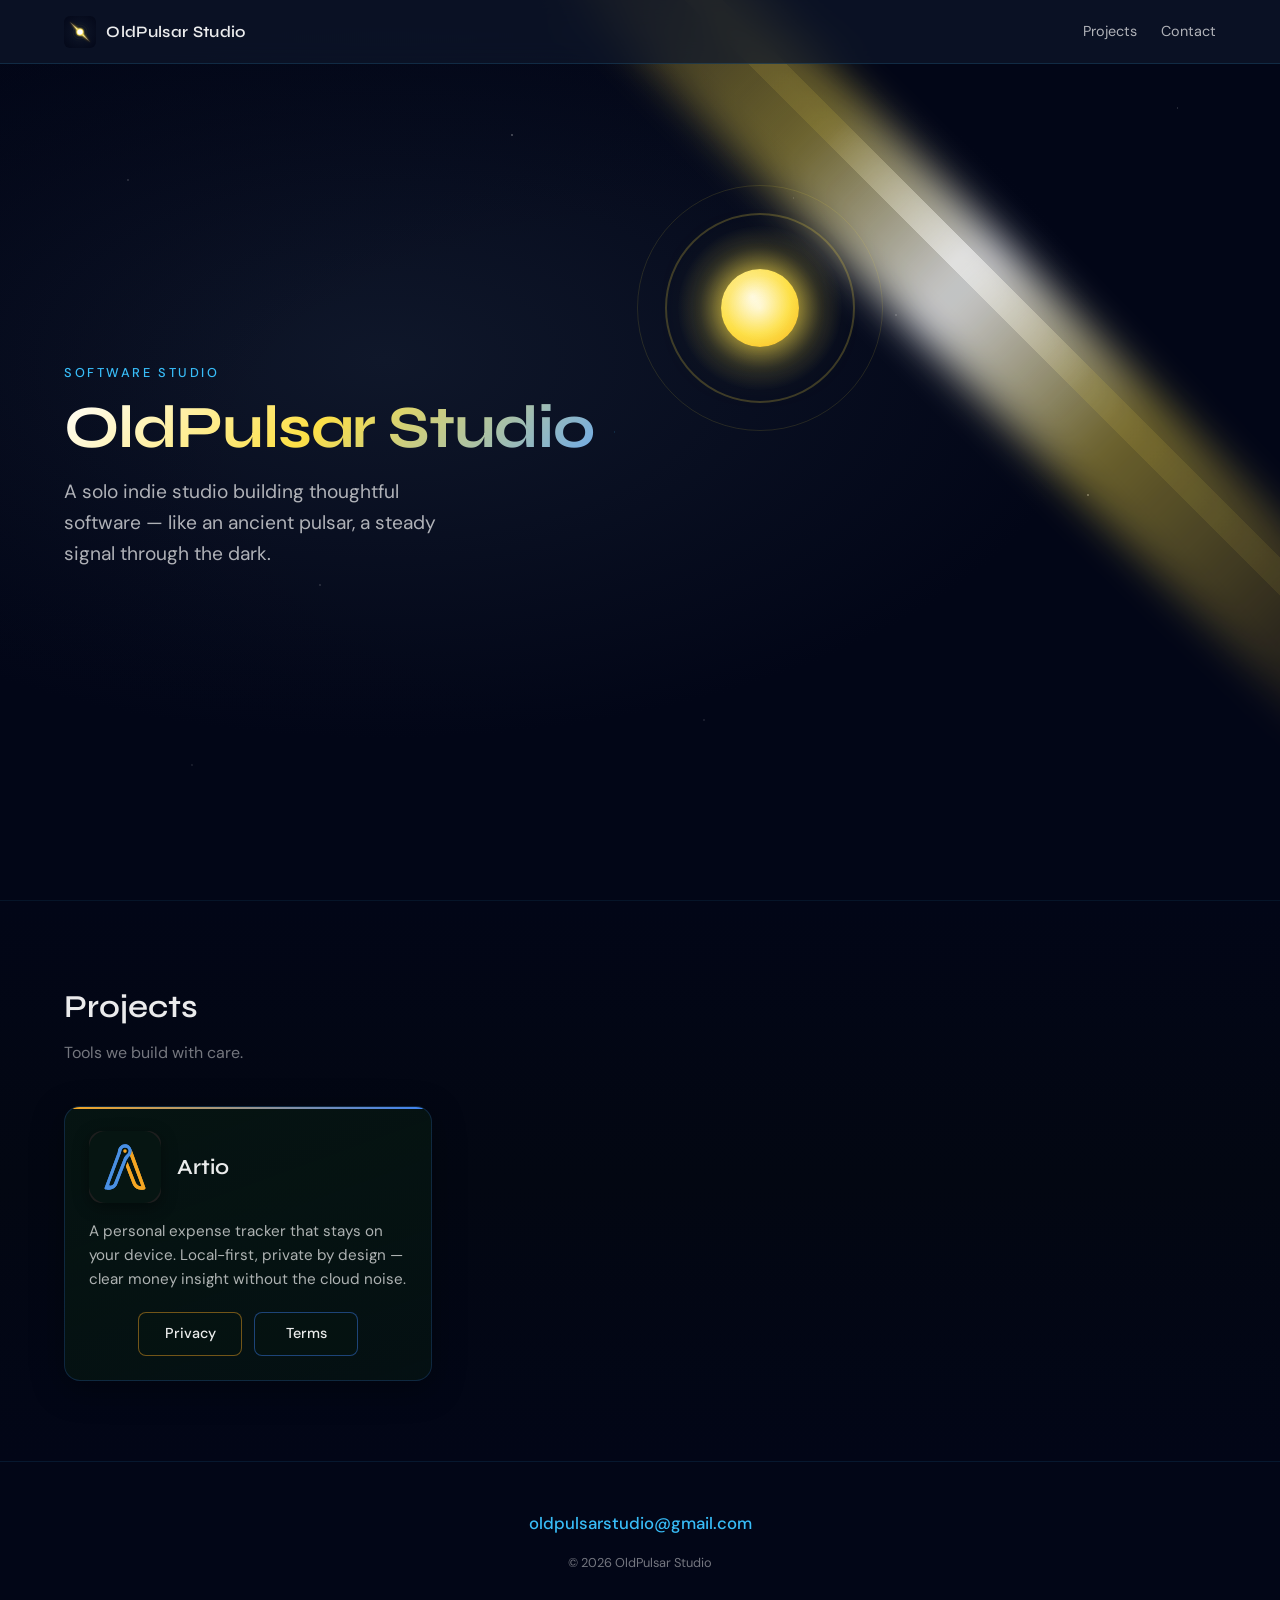
<file: index.html>
<!DOCTYPE html>
<html lang="en">
<head>
  <meta charset="UTF-8">
  <meta name="viewport" content="width=device-width, initial-scale=1">
  <meta name="description" content="OldPulsar Studio — indie software studio building thoughtful tools under ancient stars.">
  <meta name="theme-color" content="#020617">
  <title>OldPulsar Studio</title>
  <link rel="icon" href="assets/favicon.svg" type="image/svg+xml">
  <link rel="apple-touch-icon" href="assets/favicon.svg">
  <link rel="preconnect" href="https://fonts.googleapis.com">
  <link rel="preconnect" href="https://fonts.gstatic.com" crossorigin>
  <link href="https://fonts.googleapis.com/css2?family=DM+Sans:ital,opsz,wght@0,9..40,400;0,9..40,500;0,9..40,600;1,9..40,400&family=Syne:wght@600;700&display=swap" rel="stylesheet">
  <link rel="stylesheet" href="style.css">
</head>
<body>
  <header class="site-header">
    <div class="container">
      <a class="brand" href="/">
        <img class="brand__mark" src="assets/oldpulsar-mark.svg" alt="" width="32" height="32">
        <span>OldPulsar Studio</span>
      </a>
      <nav class="site-nav" aria-label="Main">
        <a href="#projects">Projects</a>
        <a href="#contact">Contact</a>
      </nav>
    </div>
  </header>

  <main>
    <section class="hero" aria-labelledby="hero-title">
      <div class="hero__bg" aria-hidden="true"></div>
      <div class="hero__stars" aria-hidden="true"></div>
      <div class="hero__beam-wrap" aria-hidden="true">
        <div class="hero__beam"></div>
        <div class="hero__beam hero__beam--sharp"></div>
      </div>
      <div class="hero__core-wrap" aria-hidden="true">
        <div class="hero__orbit"></div>
        <div class="hero__orbit hero__orbit--mid"></div>
        <div class="hero__core"></div>
      </div>
      <div class="hero__vignette" aria-hidden="true"></div>

      <div class="container">
        <div class="hero__content">
          <p class="hero__eyebrow">Software studio</p>
          <h1 class="hero__title" id="hero-title">OldPulsar Studio</h1>
          <p class="hero__lead">
            A solo indie studio building thoughtful software — like an ancient pulsar, a steady signal through the dark.
          </p>
        </div>
      </div>
    </section>

    <section class="section section--projects" id="projects" aria-labelledby="projects-title">
      <div class="container">
        <h2 class="section__title" id="projects-title">Projects</h2>
        <p class="section__subtitle">Tools we build with care.</p>

        <div class="projects-grid">
          <article class="project-card">
            <div class="project-card__header">
              <img
                class="project-card__icon"
                src="assets/artio-icon.svg"
                alt="Artio app icon"
                width="72"
                height="72"
              >
              <h3 class="project-card__name">Artio</h3>
            </div>
            <p class="project-card__desc">
              A personal expense tracker that stays on your device. Local-first, private by design — clear money insight without the cloud noise.
            </p>
            <div class="project-card__links">
              <a class="project-card__link project-card__link--privacy" href="/privacy">Privacy</a>
              <a class="project-card__link project-card__link--terms" href="/terms">Terms</a>
            </div>
          </article>
        </div>
      </div>
    </section>
  </main>

  <footer class="site-footer" id="contact">
    <div class="container">
      <a class="site-footer__email" href="mailto:oldpulsarstudio@gmail.com">oldpulsarstudio@gmail.com</a>
      <p class="site-footer__copy">&copy; <span id="year"></span> OldPulsar Studio</p>
    </div>
  </footer>

  <script>
    document.getElementById("year").textContent = new Date().getFullYear();
  </script>
</body>
</html>
</file>
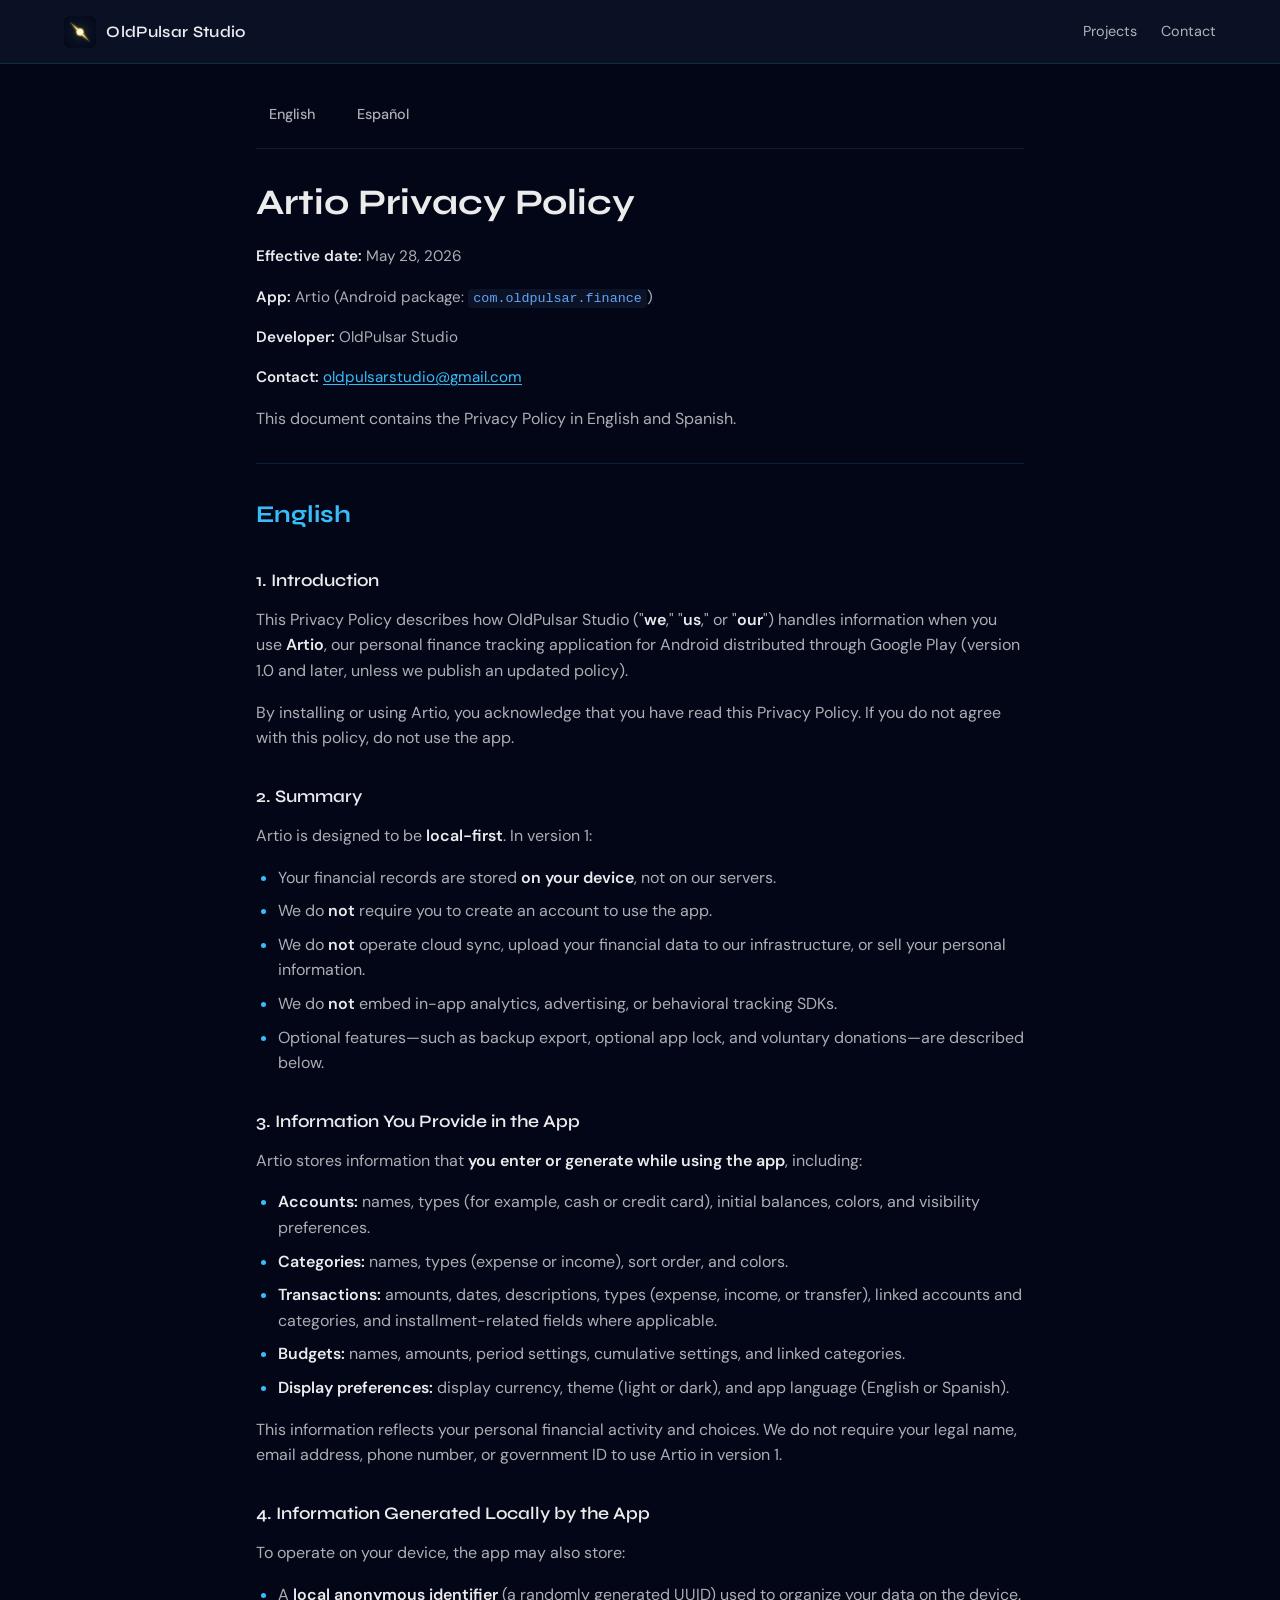
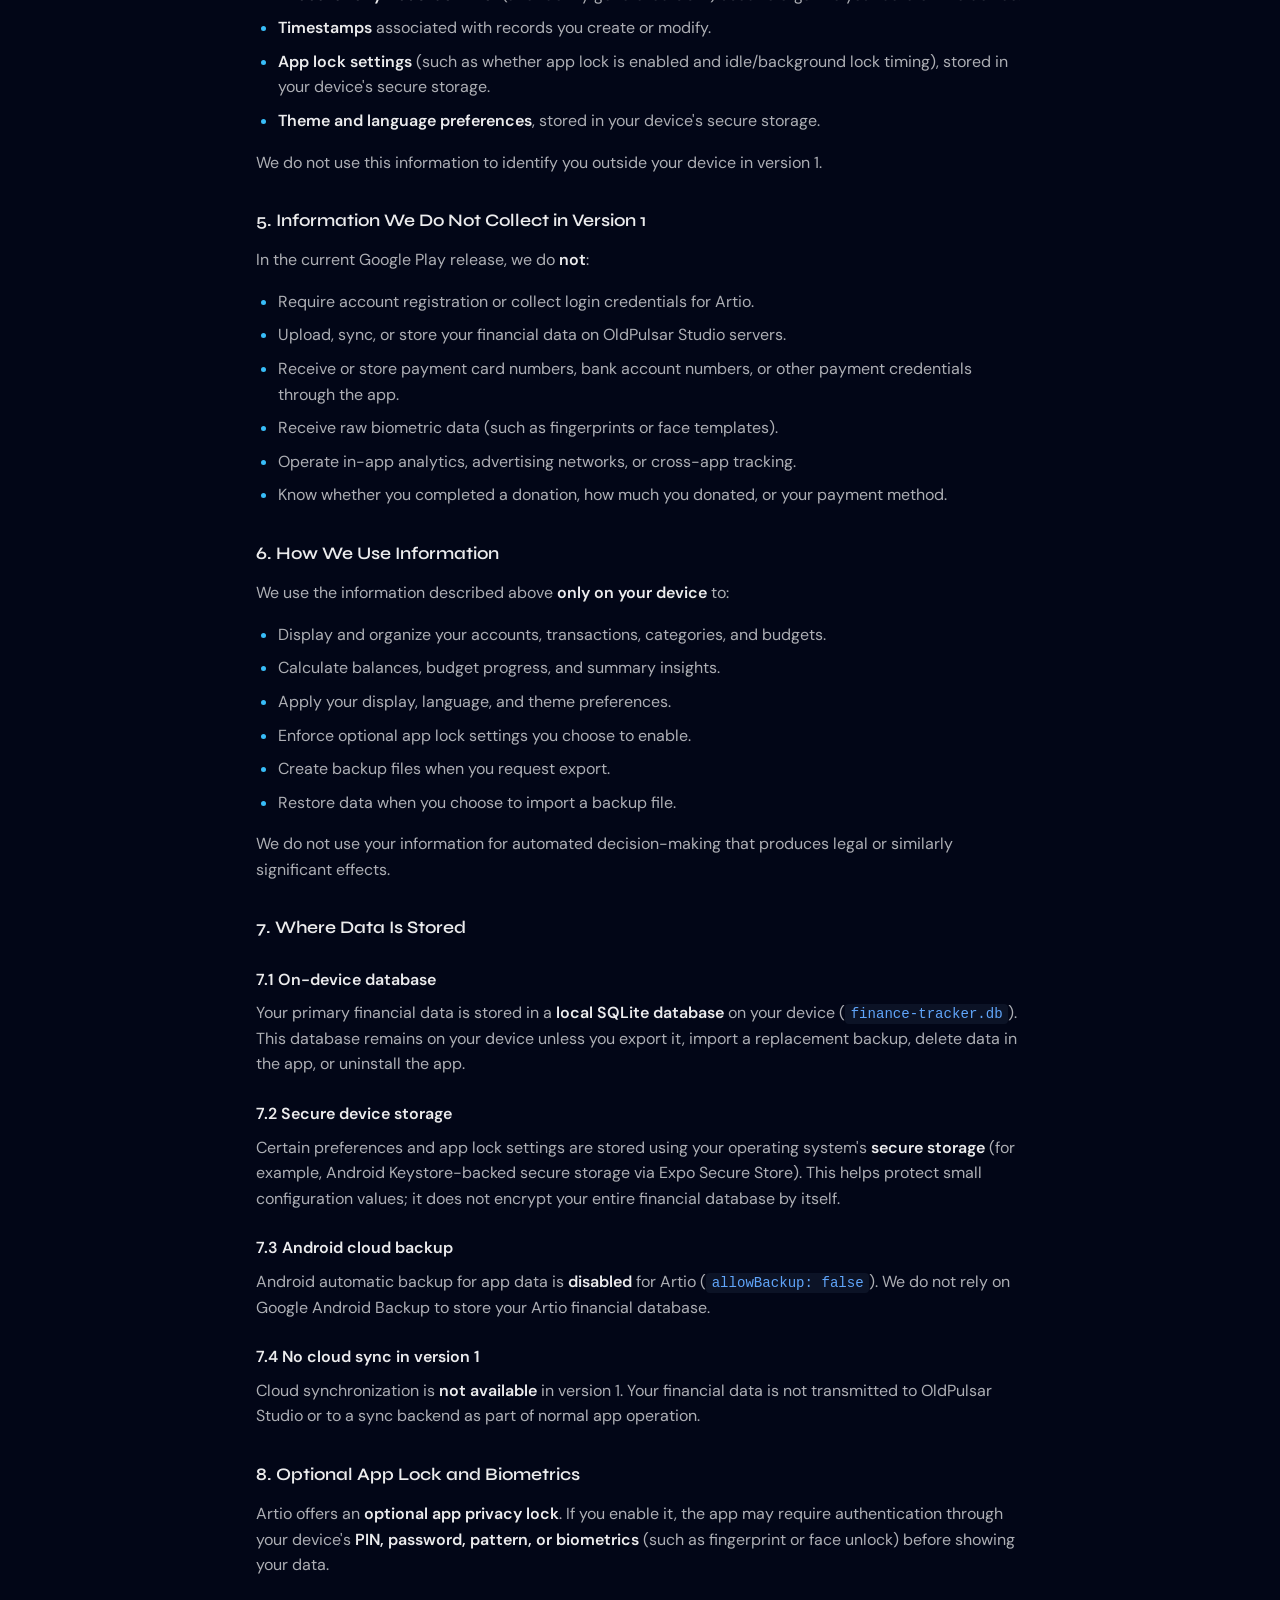
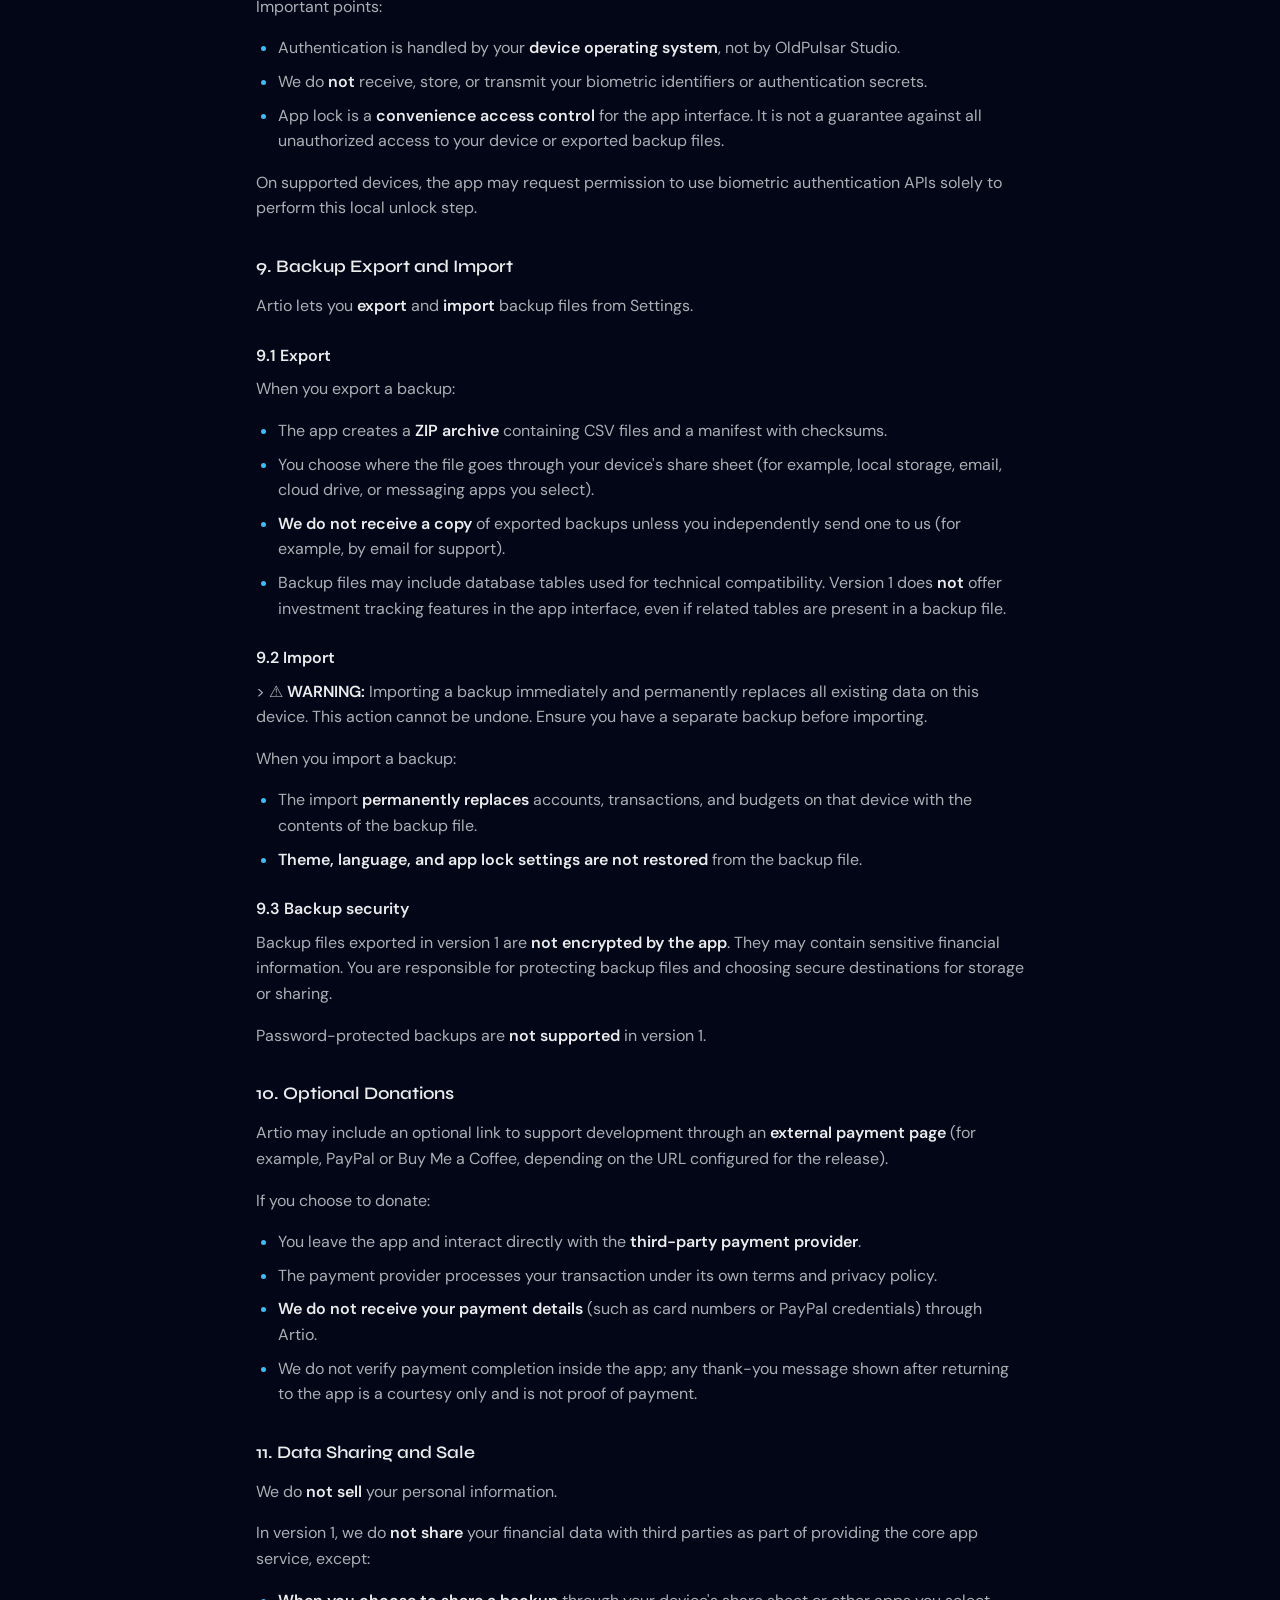
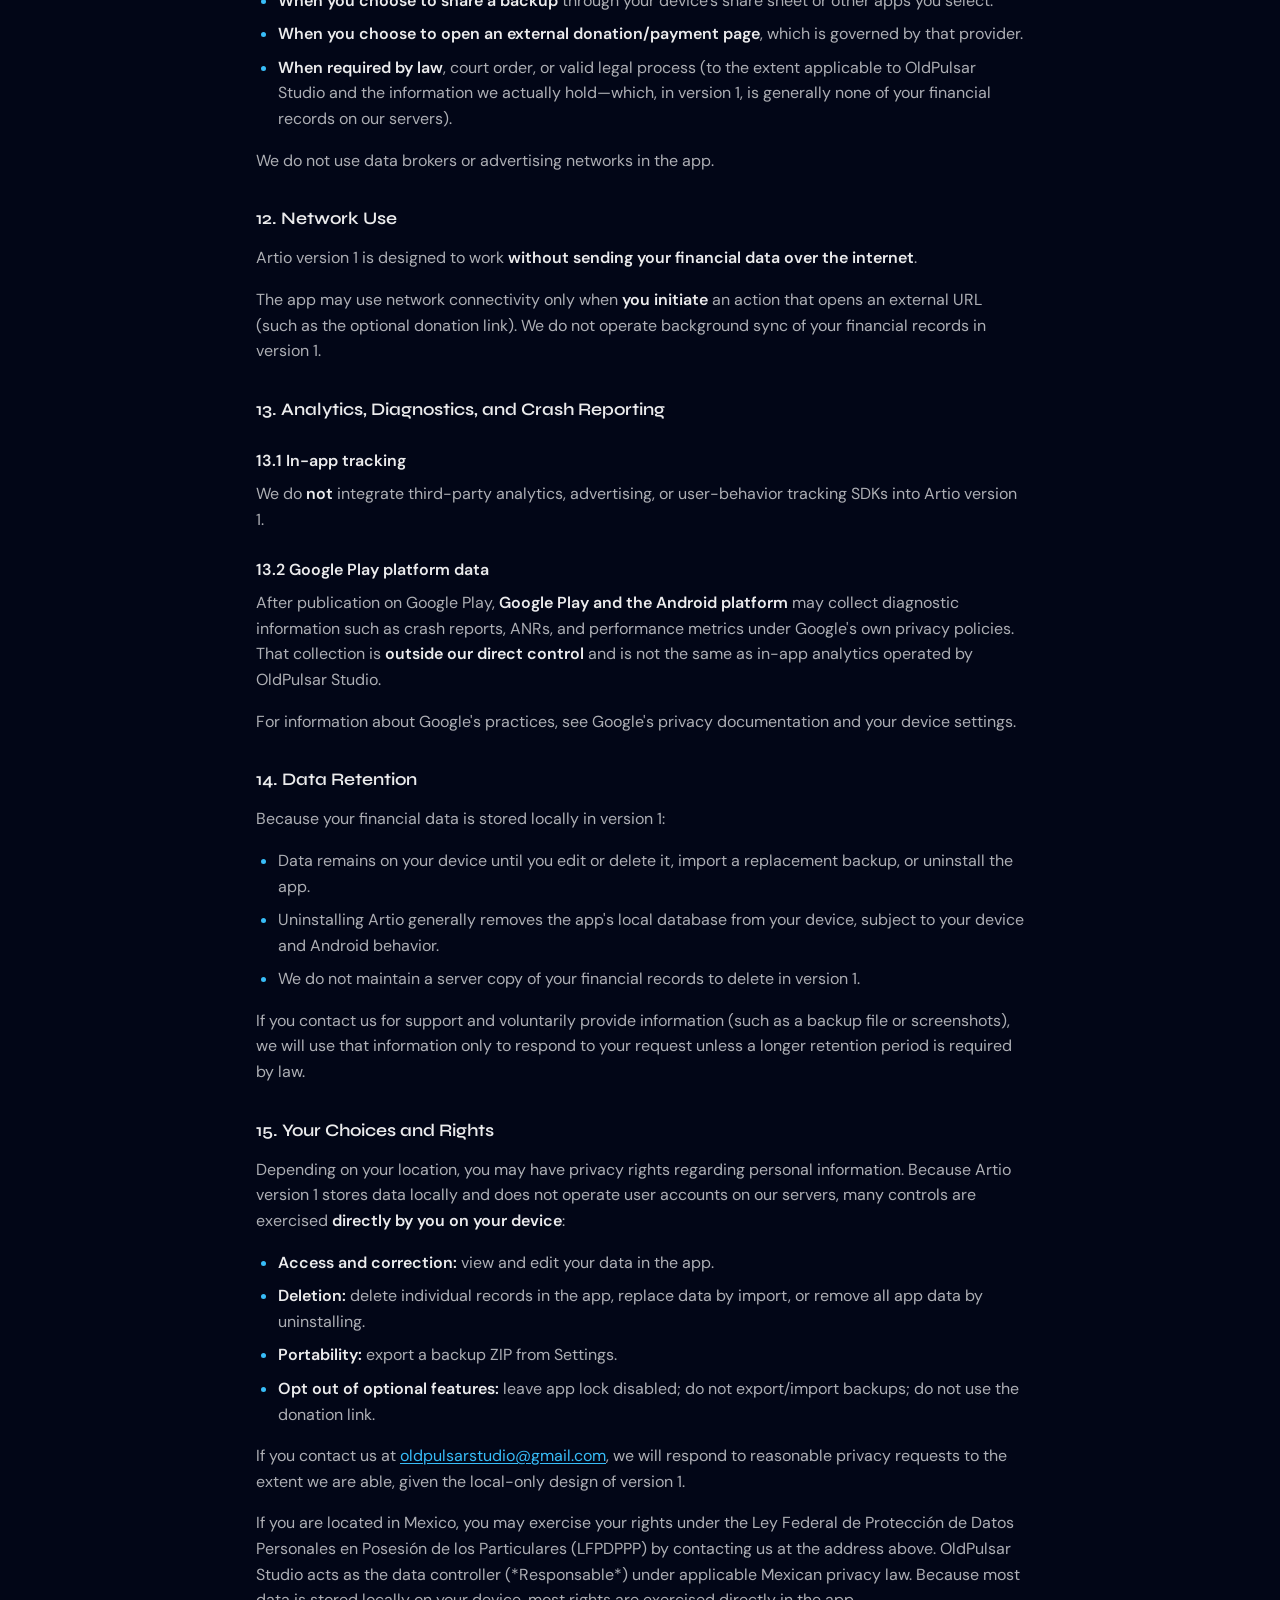
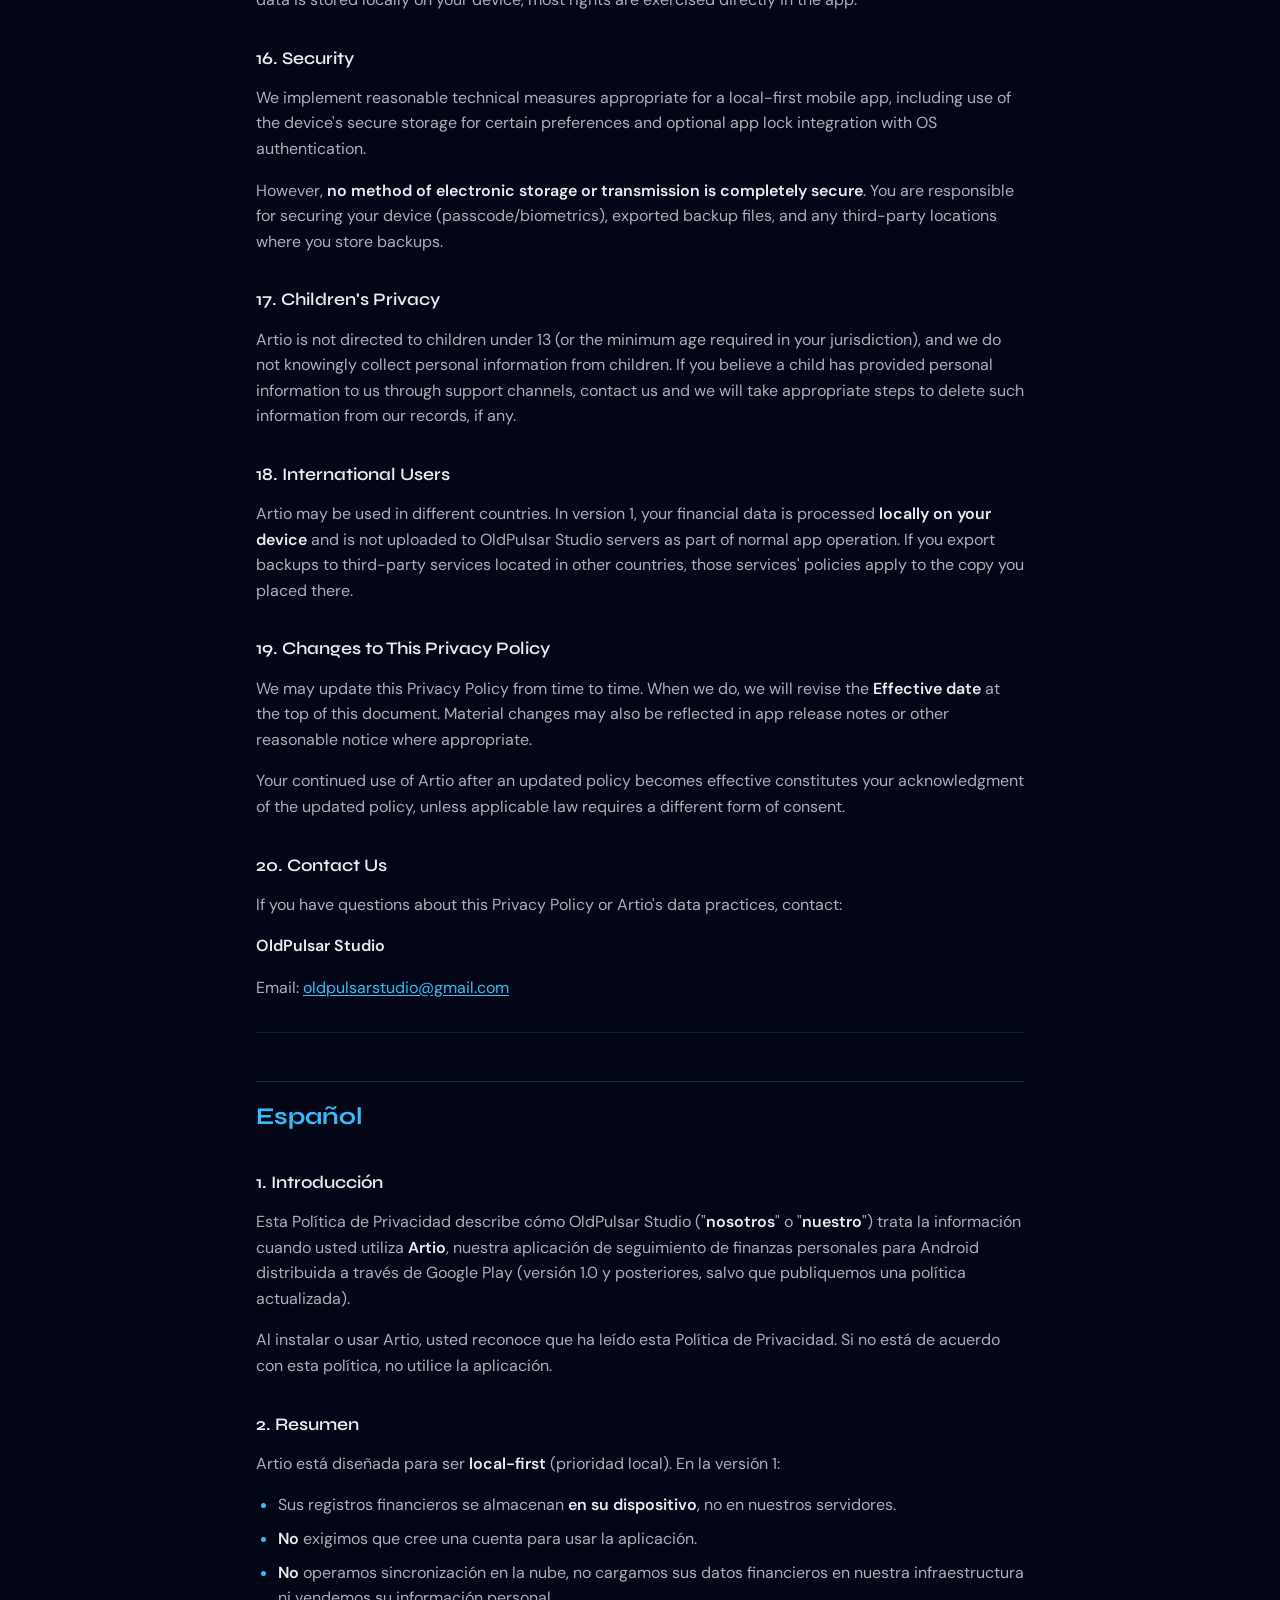
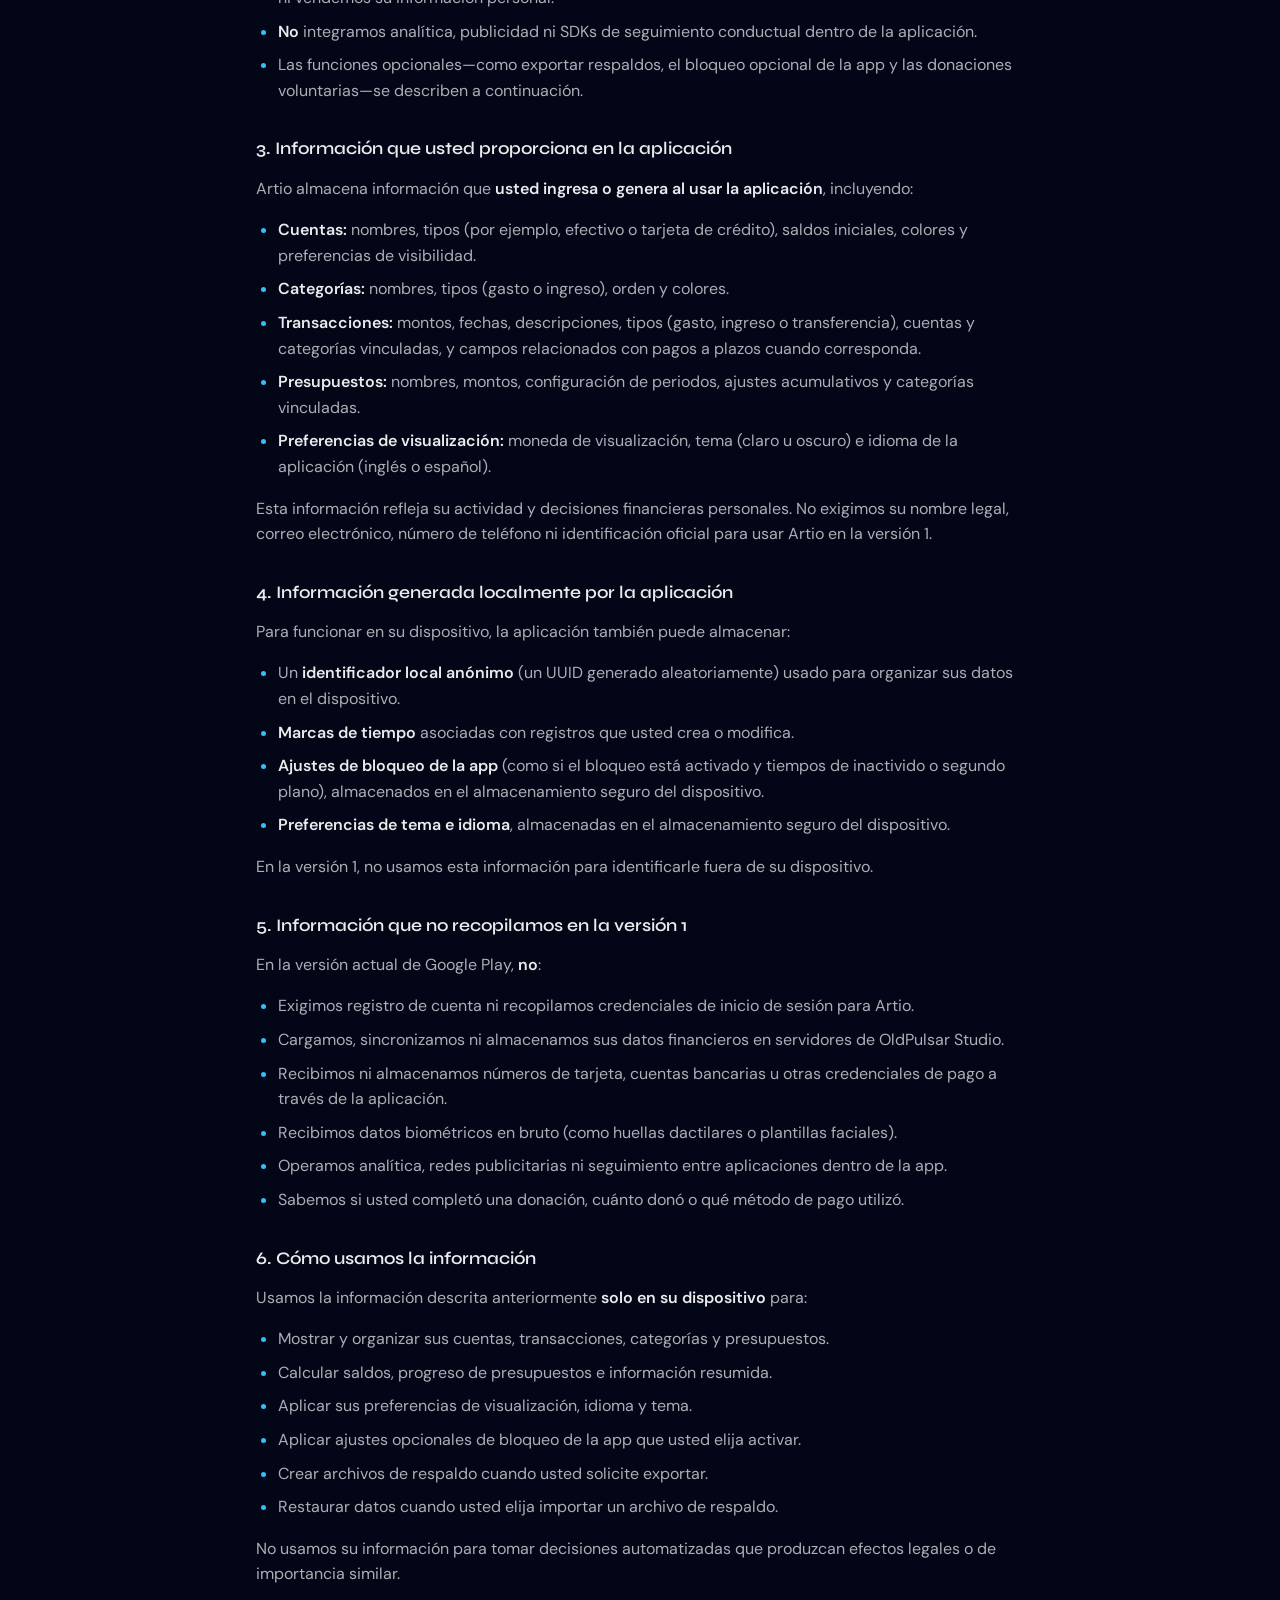
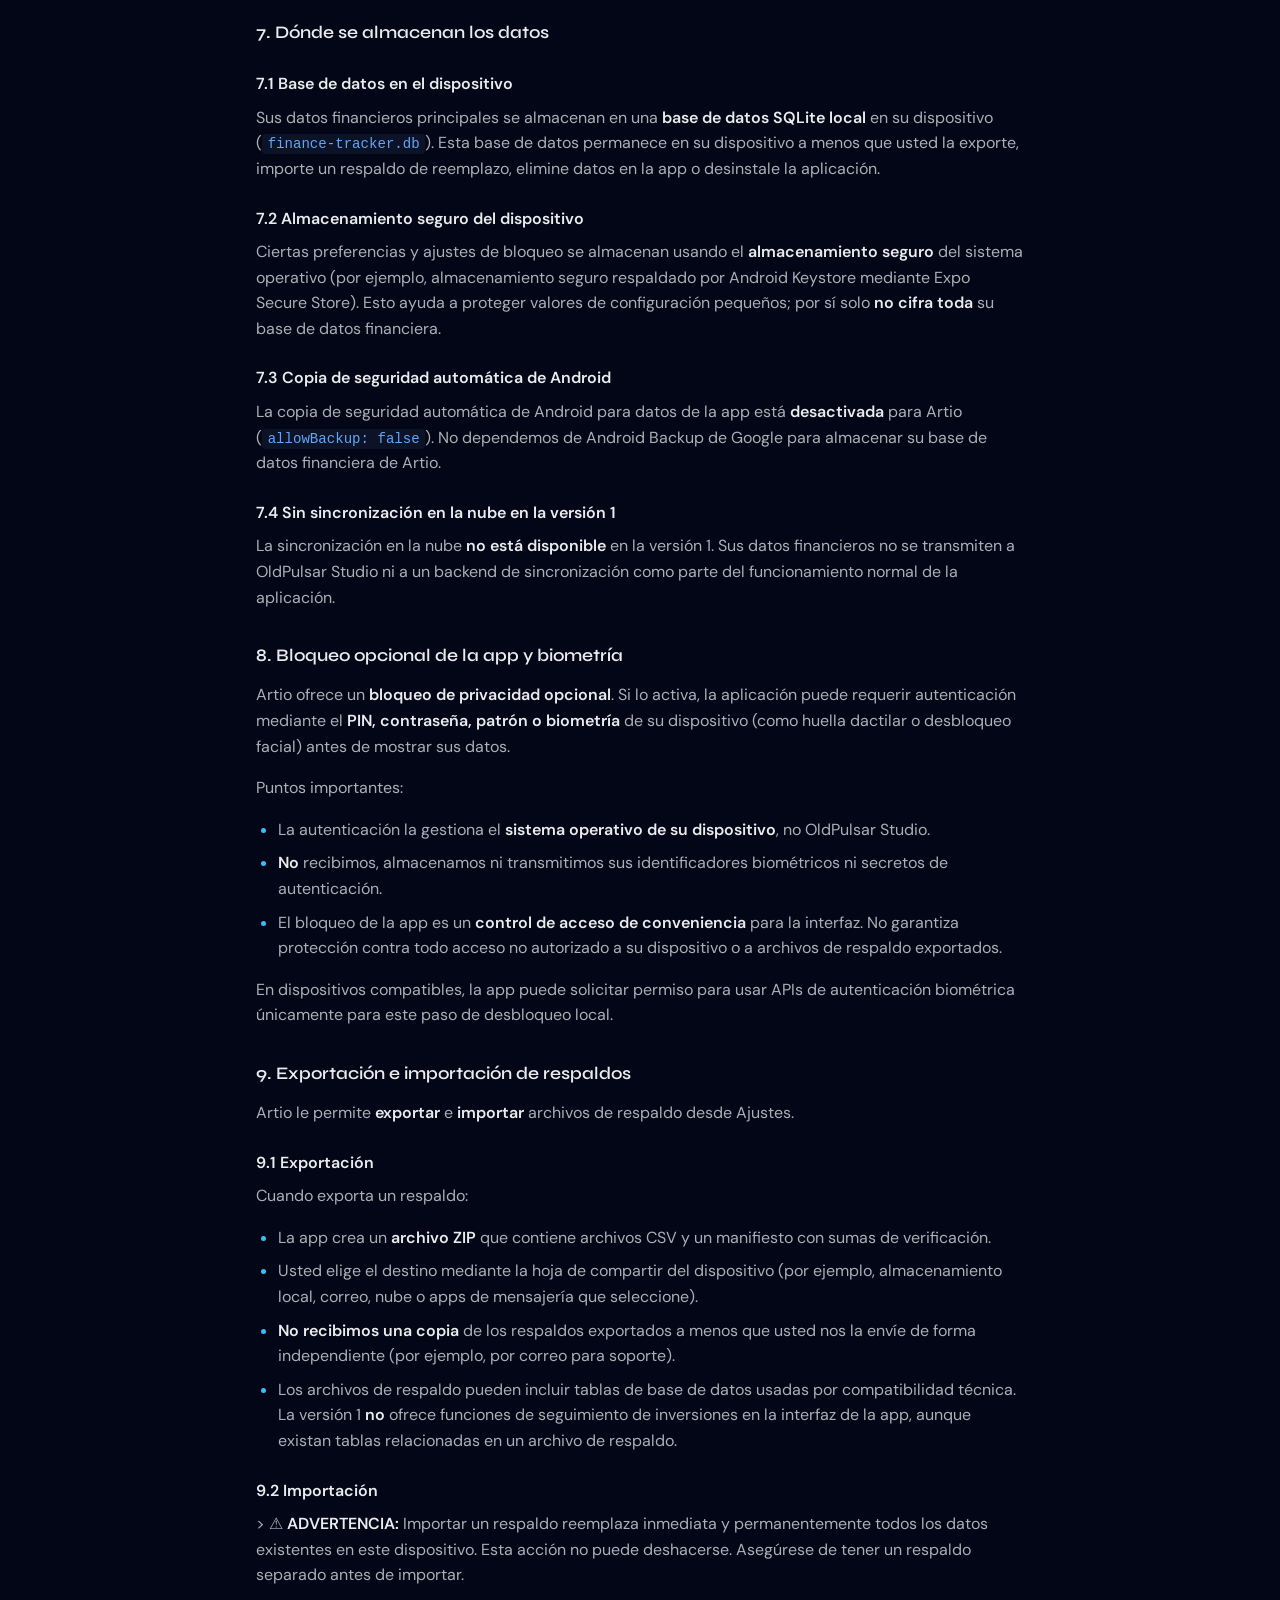
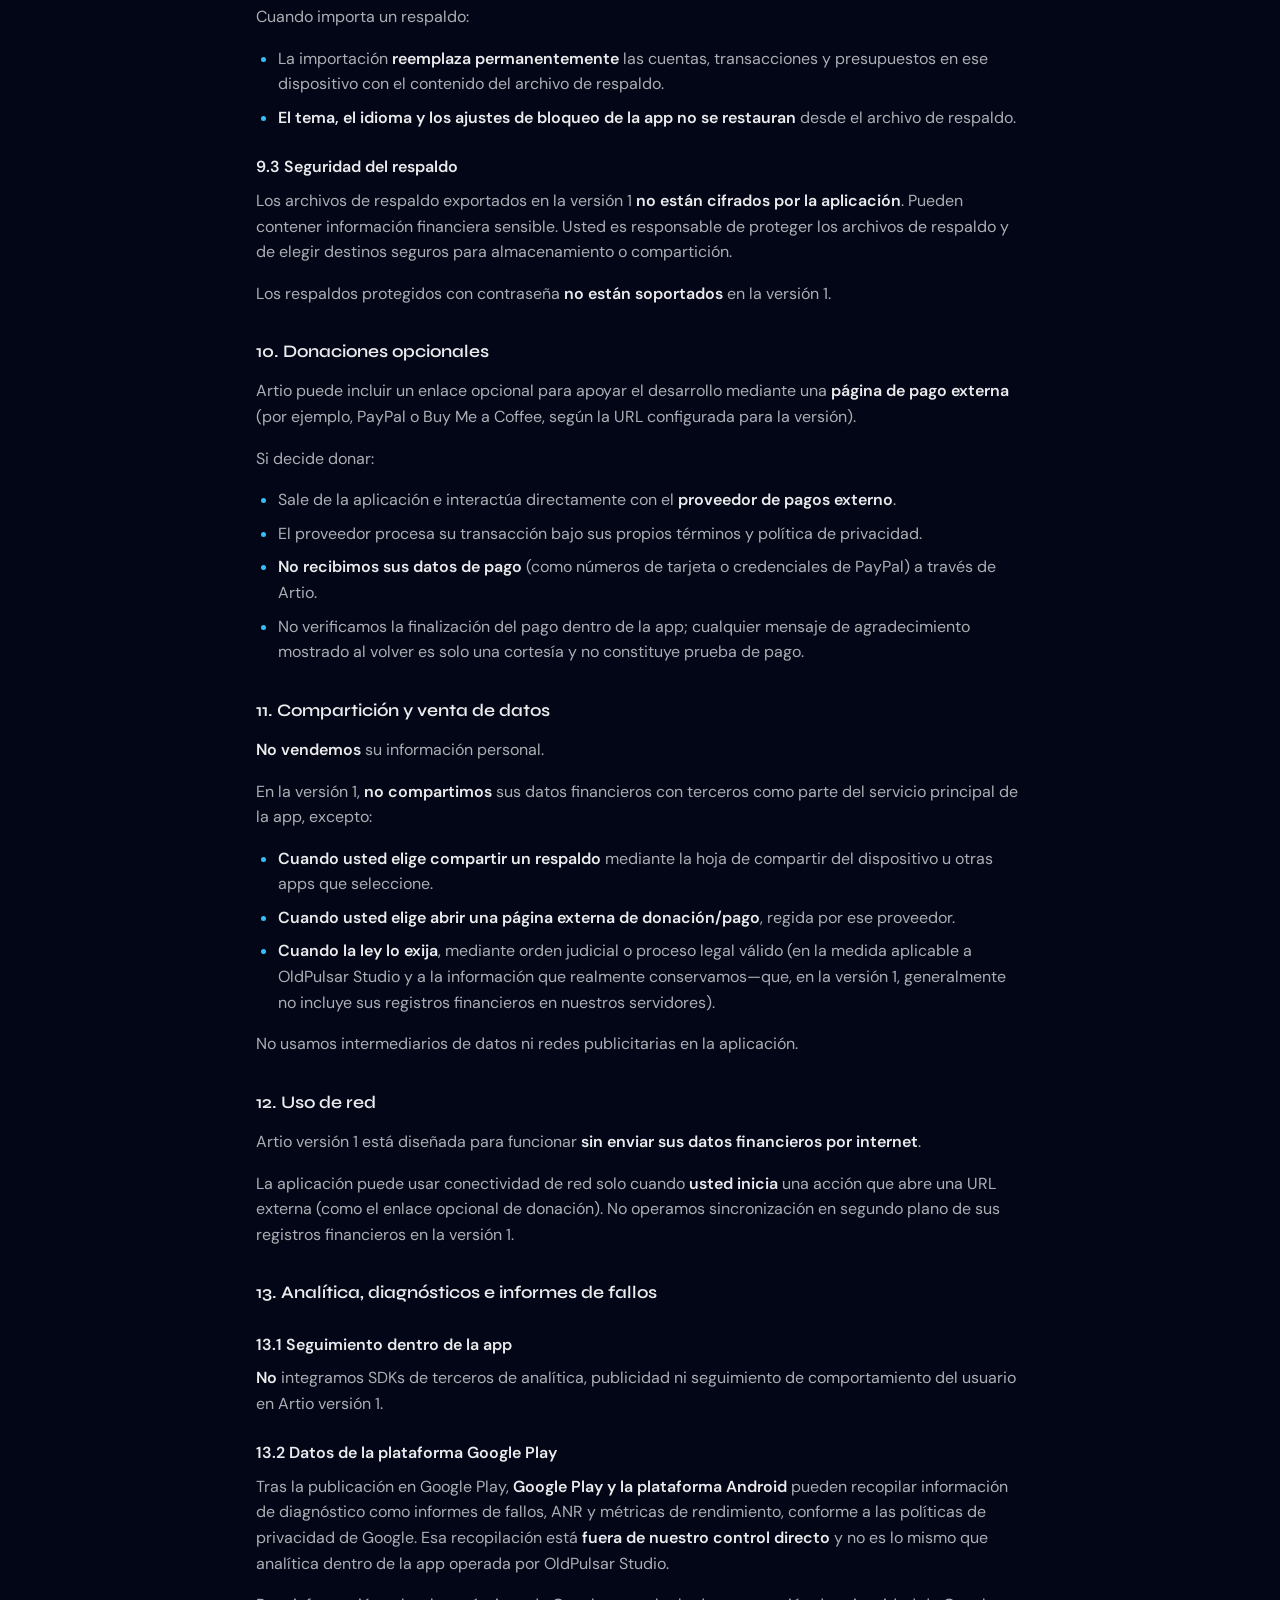
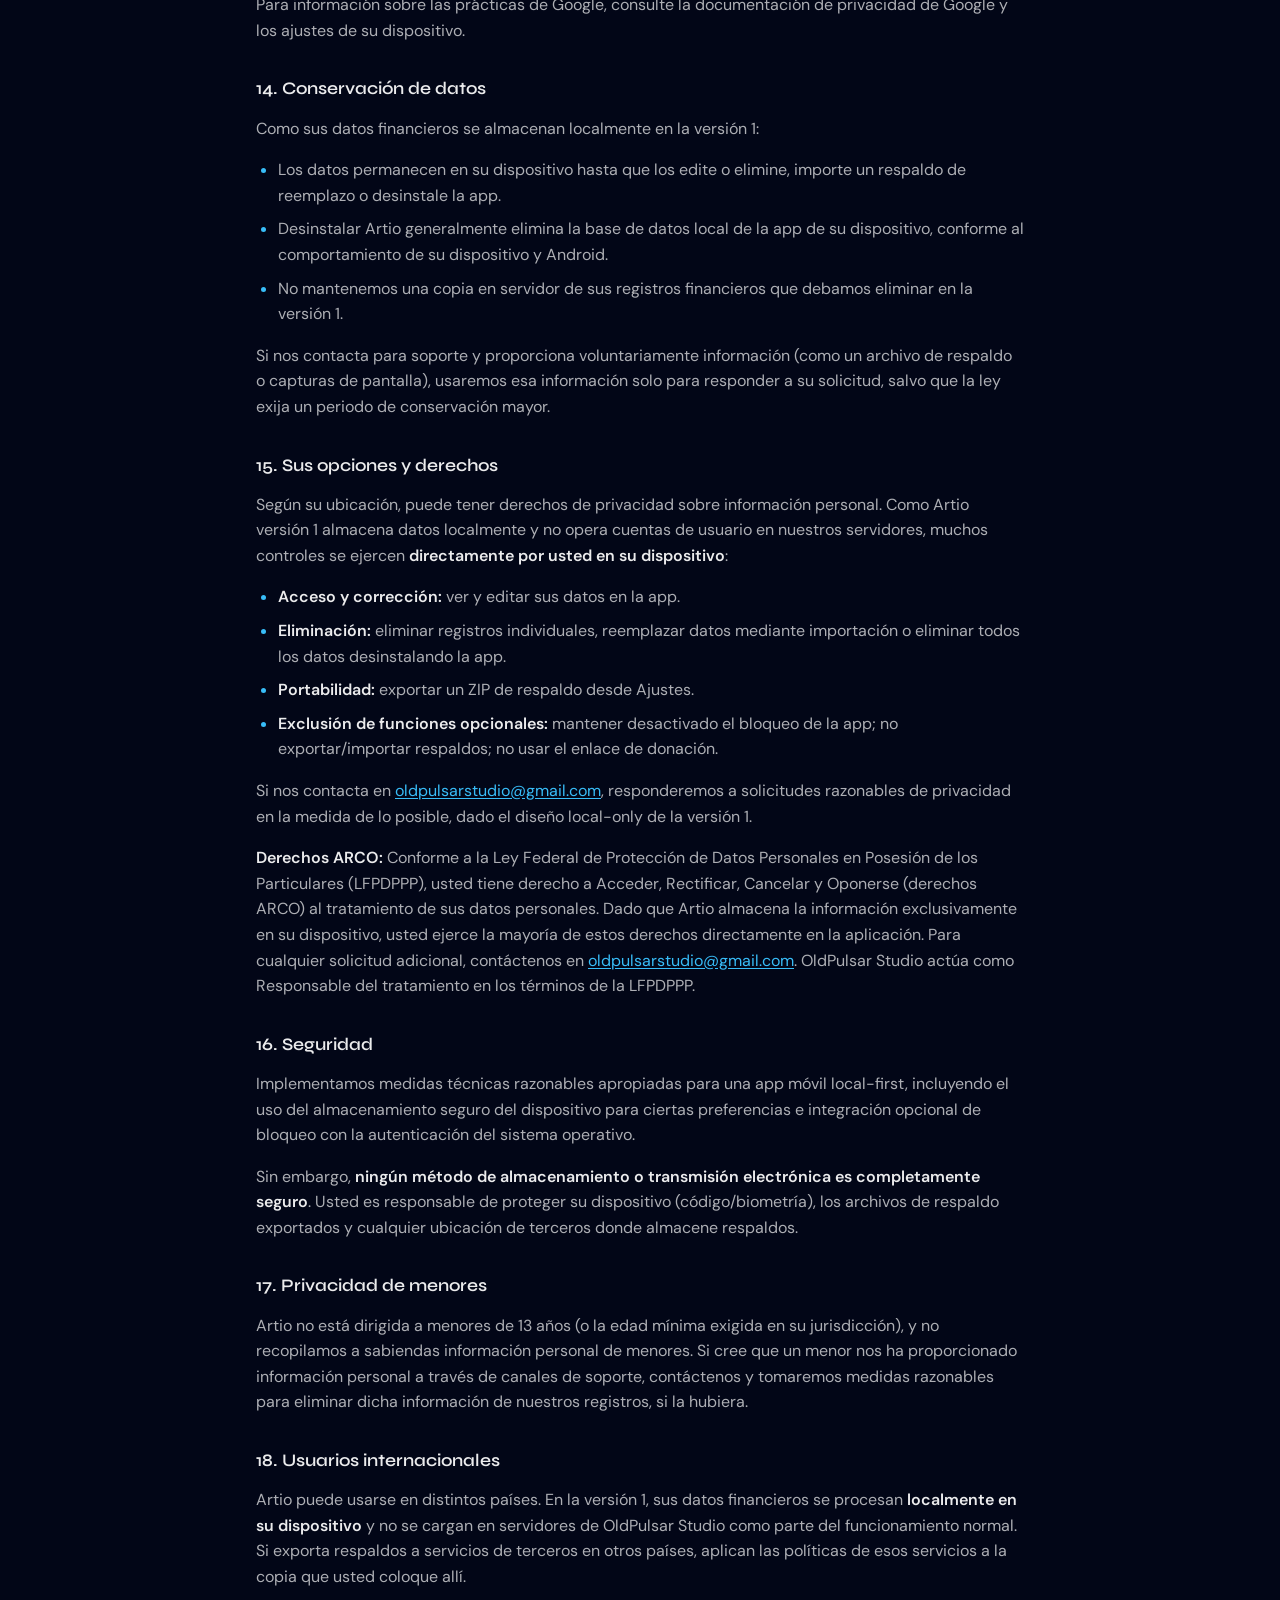
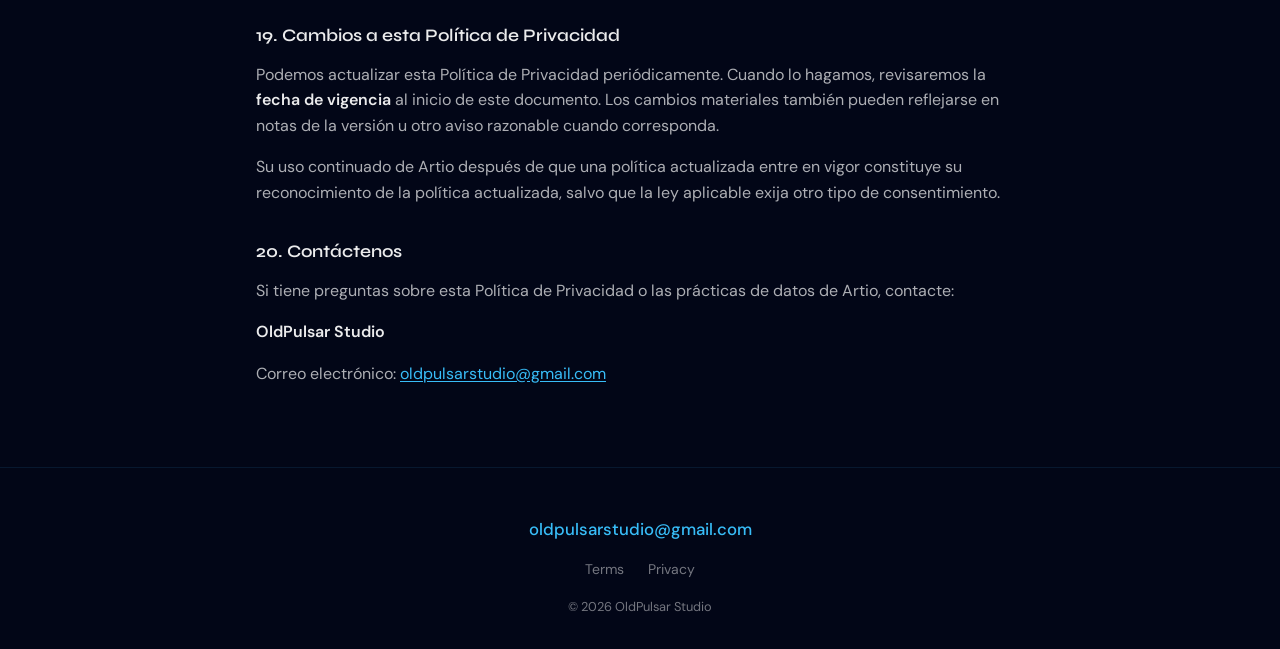
<file: privacy/index.html>
<!DOCTYPE html>
<html lang="en">
<head>
  <meta charset="UTF-8">
  <meta name="viewport" content="width=device-width, initial-scale=1">
  <meta name="description" content="Artio Privacy Policy — OldPulsar Studio">
  <meta name="theme-color" content="#020617">
  <title>Artio Privacy Policy — OldPulsar Studio</title>
  <link rel="icon" href="../assets/favicon.svg" type="image/svg+xml">
  <link rel="apple-touch-icon" href="../assets/favicon.svg">
  <link rel="preconnect" href="https://fonts.googleapis.com">
  <link rel="preconnect" href="https://fonts.gstatic.com" crossorigin>
  <link href="https://fonts.googleapis.com/css2?family=DM+Sans:ital,opsz,wght@0,9..40,400;0,9..40,500;0,9..40,600&family=Syne:wght@600;700&display=swap" rel="stylesheet">
  <link rel="stylesheet" href="../style.css">
</head>
<body>
  <header class="site-header">
    <div class="container">
      <a class="brand" href="/">
        <img class="brand__mark" src="../assets/oldpulsar-mark.svg" alt="" width="32" height="32">
        <span>OldPulsar Studio</span>
      </a>
      <nav class="site-nav" aria-label="Main">
        <a href="/#projects">Projects</a>
        <a href="/#contact">Contact</a>
      </nav>
    </div>
  </header>

  <main class="page-legal">
    <div class="container legal">
      <nav class="legal-lang-nav" aria-label="Language">
        <a href="#english">English</a>
        <a href="#espanol">Español</a>
      </nav>
      <div class="legal-body">
      <h1>Artio Privacy Policy</h1>
      <p><strong>Effective date:</strong> May 28, 2026</p>
      <p><strong>App:</strong> Artio (Android package: <code>com.oldpulsar.finance</code>)</p>
      <p><strong>Developer:</strong> OldPulsar Studio</p>
      <p><strong>Contact:</strong> <a href="mailto:oldpulsarstudio@gmail.com">oldpulsarstudio@gmail.com</a></p>
      <p>This document contains the Privacy Policy in English and Spanish.</p>
      <hr>
      <h2 id="english" class="legal-lang-heading">English</h2>
      <h3 id="1-introduction">1. Introduction</h3>
      <p>This Privacy Policy describes how OldPulsar Studio ("<strong>we</strong>," "<strong>us</strong>," or "<strong>our</strong>") handles information when you use <strong>Artio</strong>, our personal finance tracking application for Android distributed through Google Play (version 1.0 and later, unless we publish an updated policy).</p>
      <p>By installing or using Artio, you acknowledge that you have read this Privacy Policy. If you do not agree with this policy, do not use the app.</p>
      <h3 id="2-summary">2. Summary</h3>
      <p>Artio is designed to be <strong>local-first</strong>. In version 1:</p>
      <ul>
      <li>Your financial records are stored <strong>on your device</strong>, not on our servers.</li>
      <li>We do <strong>not</strong> require you to create an account to use the app.</li>
      <li>We do <strong>not</strong> operate cloud sync, upload your financial data to our infrastructure, or sell your personal information.</li>
      <li>We do <strong>not</strong> embed in-app analytics, advertising, or behavioral tracking SDKs.</li>
      <li>Optional features—such as backup export, optional app lock, and voluntary donations—are described below.</li>
      </ul>
      <h3 id="3-information-you-provide-in-the-app">3. Information You Provide in the App</h3>
      <p>Artio stores information that <strong>you enter or generate while using the app</strong>, including:</p>
      <ul>
      <li><strong>Accounts:</strong> names, types (for example, cash or credit card), initial balances, colors, and visibility preferences.</li>
      <li><strong>Categories:</strong> names, types (expense or income), sort order, and colors.</li>
      <li><strong>Transactions:</strong> amounts, dates, descriptions, types (expense, income, or transfer), linked accounts and categories, and installment-related fields where applicable.</li>
      <li><strong>Budgets:</strong> names, amounts, period settings, cumulative settings, and linked categories.</li>
      <li><strong>Display preferences:</strong> display currency, theme (light or dark), and app language (English or Spanish).</li>
      </ul>
      <p>This information reflects your personal financial activity and choices. We do not require your legal name, email address, phone number, or government ID to use Artio in version 1.</p>
      <h3 id="4-information-generated-locally-by-the-app">4. Information Generated Locally by the App</h3>
      <p>To operate on your device, the app may also store:</p>
      <ul>
      <li>A <strong>local anonymous identifier</strong> (a randomly generated UUID) used to organize your data on the device.</li>
      <li><strong>Timestamps</strong> associated with records you create or modify.</li>
      <li><strong>App lock settings</strong> (such as whether app lock is enabled and idle/background lock timing), stored in your device's secure storage.</li>
      <li><strong>Theme and language preferences</strong>, stored in your device's secure storage.</li>
      </ul>
      <p>We do not use this information to identify you outside your device in version 1.</p>
      <h3 id="5-information-we-do-not-collect-in-version-1">5. Information We Do Not Collect in Version 1</h3>
      <p>In the current Google Play release, we do <strong>not</strong>:</p>
      <ul>
      <li>Require account registration or collect login credentials for Artio.</li>
      <li>Upload, sync, or store your financial data on OldPulsar Studio servers.</li>
      <li>Receive or store payment card numbers, bank account numbers, or other payment credentials through the app.</li>
      <li>Receive raw biometric data (such as fingerprints or face templates).</li>
      <li>Operate in-app analytics, advertising networks, or cross-app tracking.</li>
      <li>Know whether you completed a donation, how much you donated, or your payment method.</li>
      </ul>
      <h3 id="6-how-we-use-information">6. How We Use Information</h3>
      <p>We use the information described above <strong>only on your device</strong> to:</p>
      <ul>
      <li>Display and organize your accounts, transactions, categories, and budgets.</li>
      <li>Calculate balances, budget progress, and summary insights.</li>
      <li>Apply your display, language, and theme preferences.</li>
      <li>Enforce optional app lock settings you choose to enable.</li>
      <li>Create backup files when you request export.</li>
      <li>Restore data when you choose to import a backup file.</li>
      </ul>
      <p>We do not use your information for automated decision-making that produces legal or similarly significant effects.</p>
      <h3 id="7-where-data-is-stored">7. Where Data Is Stored</h3>
      <h4 id="7-1-on-device-database">7.1 On-device database</h4>
      <p>Your primary financial data is stored in a <strong>local SQLite database</strong> on your device (<code>finance-tracker.db</code>). This database remains on your device unless you export it, import a replacement backup, delete data in the app, or uninstall the app.</p>
      <h4 id="7-2-secure-device-storage">7.2 Secure device storage</h4>
      <p>Certain preferences and app lock settings are stored using your operating system's <strong>secure storage</strong> (for example, Android Keystore-backed secure storage via Expo Secure Store). This helps protect small configuration values; it does not encrypt your entire financial database by itself.</p>
      <h4 id="7-3-android-cloud-backup">7.3 Android cloud backup</h4>
      <p>Android automatic backup for app data is <strong>disabled</strong> for Artio (<code>allowBackup: false</code>). We do not rely on Google Android Backup to store your Artio financial database.</p>
      <h4 id="7-4-no-cloud-sync-in-version-1">7.4 No cloud sync in version 1</h4>
      <p>Cloud synchronization is <strong>not available</strong> in version 1. Your financial data is not transmitted to OldPulsar Studio or to a sync backend as part of normal app operation.</p>
      <h3 id="8-optional-app-lock-and-biometrics">8. Optional App Lock and Biometrics</h3>
      <p>Artio offers an <strong>optional app privacy lock</strong>. If you enable it, the app may require authentication through your device's <strong>PIN, password, pattern, or biometrics</strong> (such as fingerprint or face unlock) before showing your data.</p>
      <p>Important points:</p>
      <ul>
      <li>Authentication is handled by your <strong>device operating system</strong>, not by OldPulsar Studio.</li>
      <li>We do <strong>not</strong> receive, store, or transmit your biometric identifiers or authentication secrets.</li>
      <li>App lock is a <strong>convenience access control</strong> for the app interface. It is not a guarantee against all unauthorized access to your device or exported backup files.</li>
      </ul>
      <p>On supported devices, the app may request permission to use biometric authentication APIs solely to perform this local unlock step.</p>
      <h3 id="9-backup-export-and-import">9. Backup Export and Import</h3>
      <p>Artio lets you <strong>export</strong> and <strong>import</strong> backup files from Settings.</p>
      <h4 id="9-1-export">9.1 Export</h4>
      <p>When you export a backup:</p>
      <ul>
      <li>The app creates a <strong>ZIP archive</strong> containing CSV files and a manifest with checksums.</li>
      <li>You choose where the file goes through your device's share sheet (for example, local storage, email, cloud drive, or messaging apps you select).</li>
      <li><strong>We do not receive a copy</strong> of exported backups unless you independently send one to us (for example, by email for support).</li>
      <li>Backup files may include database tables used for technical compatibility. Version 1 does <strong>not</strong> offer investment tracking features in the app interface, even if related tables are present in a backup file.</li>
      </ul>
      <h4 id="9-2-import">9.2 Import</h4>
      <p>> ⚠️ <strong>WARNING:</strong> Importing a backup immediately and permanently replaces all existing data on this device. This action cannot be undone. Ensure you have a separate backup before importing.</p>
      <p>When you import a backup:</p>
      <ul>
      <li>The import <strong>permanently replaces</strong> accounts, transactions, and budgets on that device with the contents of the backup file.</li>
      <li><strong>Theme, language, and app lock settings are not restored</strong> from the backup file.</li>
      </ul>
      <h4 id="9-3-backup-security">9.3 Backup security</h4>
      <p>Backup files exported in version 1 are <strong>not encrypted by the app</strong>. They may contain sensitive financial information. You are responsible for protecting backup files and choosing secure destinations for storage or sharing.</p>
      <p>Password-protected backups are <strong>not supported</strong> in version 1.</p>
      <h3 id="10-optional-donations">10. Optional Donations</h3>
      <p>Artio may include an optional link to support development through an <strong>external payment page</strong> (for example, PayPal or Buy Me a Coffee, depending on the URL configured for the release).</p>
      <p>If you choose to donate:</p>
      <ul>
      <li>You leave the app and interact directly with the <strong>third-party payment provider</strong>.</li>
      <li>The payment provider processes your transaction under its own terms and privacy policy.</li>
      <li><strong>We do not receive your payment details</strong> (such as card numbers or PayPal credentials) through Artio.</li>
      <li>We do not verify payment completion inside the app; any thank-you message shown after returning to the app is a courtesy only and is not proof of payment.</li>
      </ul>
      <h3 id="11-data-sharing-and-sale">11. Data Sharing and Sale</h3>
      <p>We do <strong>not sell</strong> your personal information.</p>
      <p>In version 1, we do <strong>not share</strong> your financial data with third parties as part of providing the core app service, except:</p>
      <ul>
      <li><strong>When you choose to share a backup</strong> through your device's share sheet or other apps you select.</li>
      <li><strong>When you choose to open an external donation/payment page</strong>, which is governed by that provider.</li>
      <li><strong>When required by law</strong>, court order, or valid legal process (to the extent applicable to OldPulsar Studio and the information we actually hold—which, in version 1, is generally none of your financial records on our servers).</li>
      </ul>
      <p>We do not use data brokers or advertising networks in the app.</p>
      <h3 id="12-network-use">12. Network Use</h3>
      <p>Artio version 1 is designed to work <strong>without sending your financial data over the internet</strong>.</p>
      <p>The app may use network connectivity only when <strong>you initiate</strong> an action that opens an external URL (such as the optional donation link). We do not operate background sync of your financial records in version 1.</p>
      <h3 id="13-analytics-diagnostics-and-crash-reporting">13. Analytics, Diagnostics, and Crash Reporting</h3>
      <h4 id="13-1-in-app-tracking">13.1 In-app tracking</h4>
      <p>We do <strong>not</strong> integrate third-party analytics, advertising, or user-behavior tracking SDKs into Artio version 1.</p>
      <h4 id="13-2-google-play-platform-data">13.2 Google Play platform data</h4>
      <p>After publication on Google Play, <strong>Google Play and the Android platform</strong> may collect diagnostic information such as crash reports, ANRs, and performance metrics under Google's own privacy policies. That collection is <strong>outside our direct control</strong> and is not the same as in-app analytics operated by OldPulsar Studio.</p>
      <p>For information about Google's practices, see Google's privacy documentation and your device settings.</p>
      <h3 id="14-data-retention">14. Data Retention</h3>
      <p>Because your financial data is stored locally in version 1:</p>
      <ul>
      <li>Data remains on your device until you edit or delete it, import a replacement backup, or uninstall the app.</li>
      <li>Uninstalling Artio generally removes the app's local database from your device, subject to your device and Android behavior.</li>
      <li>We do not maintain a server copy of your financial records to delete in version 1.</li>
      </ul>
      <p>If you contact us for support and voluntarily provide information (such as a backup file or screenshots), we will use that information only to respond to your request unless a longer retention period is required by law.</p>
      <h3 id="15-your-choices-and-rights">15. Your Choices and Rights</h3>
      <p>Depending on your location, you may have privacy rights regarding personal information. Because Artio version 1 stores data locally and does not operate user accounts on our servers, many controls are exercised <strong>directly by you on your device</strong>:</p>
      <ul>
      <li><strong>Access and correction:</strong> view and edit your data in the app.</li>
      <li><strong>Deletion:</strong> delete individual records in the app, replace data by import, or remove all app data by uninstalling.</li>
      <li><strong>Portability:</strong> export a backup ZIP from Settings.</li>
      <li><strong>Opt out of optional features:</strong> leave app lock disabled; do not export/import backups; do not use the donation link.</li>
      </ul>
      <p>If you contact us at <a href="mailto:oldpulsarstudio@gmail.com">oldpulsarstudio@gmail.com</a>, we will respond to reasonable privacy requests to the extent we are able, given the local-only design of version 1.</p>
      <p>If you are located in Mexico, you may exercise your rights under the Ley Federal de Protección de Datos Personales en Posesión de los Particulares (LFPDPPP) by contacting us at the address above. OldPulsar Studio acts as the data controller (*Responsable*) under applicable Mexican privacy law. Because most data is stored locally on your device, most rights are exercised directly in the app.</p>
      <h3 id="16-security">16. Security</h3>
      <p>We implement reasonable technical measures appropriate for a local-first mobile app, including use of the device's secure storage for certain preferences and optional app lock integration with OS authentication.</p>
      <p>However, <strong>no method of electronic storage or transmission is completely secure</strong>. You are responsible for securing your device (passcode/biometrics), exported backup files, and any third-party locations where you store backups.</p>
      <h3 id="17-children-s-privacy">17. Children's Privacy</h3>
      <p>Artio is not directed to children under 13 (or the minimum age required in your jurisdiction), and we do not knowingly collect personal information from children. If you believe a child has provided personal information to us through support channels, contact us and we will take appropriate steps to delete such information from our records, if any.</p>
      <h3 id="18-international-users">18. International Users</h3>
      <p>Artio may be used in different countries. In version 1, your financial data is processed <strong>locally on your device</strong> and is not uploaded to OldPulsar Studio servers as part of normal app operation. If you export backups to third-party services located in other countries, those services' policies apply to the copy you placed there.</p>
      <h3 id="19-changes-to-this-privacy-policy">19. Changes to This Privacy Policy</h3>
      <p>We may update this Privacy Policy from time to time. When we do, we will revise the <strong>Effective date</strong> at the top of this document. Material changes may also be reflected in app release notes or other reasonable notice where appropriate.</p>
      <p>Your continued use of Artio after an updated policy becomes effective constitutes your acknowledgment of the updated policy, unless applicable law requires a different form of consent.</p>
      <h3 id="20-contact-us">20. Contact Us</h3>
      <p>If you have questions about this Privacy Policy or Artio's data practices, contact:</p>
      <p><strong>OldPulsar Studio</strong></p>
      <p>Email: <a href="mailto:oldpulsarstudio@gmail.com">oldpulsarstudio@gmail.com</a></p>
      <hr>
      <h2 id="espanol" class="legal-lang-heading">Español</h2>
      <h3 id="es-1-introduccion">1. Introducción</h3>
      <p>Esta Política de Privacidad describe cómo OldPulsar Studio ("<strong>nosotros</strong>" o "<strong>nuestro</strong>") trata la información cuando usted utiliza <strong>Artio</strong>, nuestra aplicación de seguimiento de finanzas personales para Android distribuida a través de Google Play (versión 1.0 y posteriores, salvo que publiquemos una política actualizada).</p>
      <p>Al instalar o usar Artio, usted reconoce que ha leído esta Política de Privacidad. Si no está de acuerdo con esta política, no utilice la aplicación.</p>
      <h3 id="es-2-resumen">2. Resumen</h3>
      <p>Artio está diseñada para ser <strong>local-first</strong> (prioridad local). En la versión 1:</p>
      <ul>
      <li>Sus registros financieros se almacenan <strong>en su dispositivo</strong>, no en nuestros servidores.</li>
      <li><strong>No</strong> exigimos que cree una cuenta para usar la aplicación.</li>
      <li><strong>No</strong> operamos sincronización en la nube, no cargamos sus datos financieros en nuestra infraestructura ni vendemos su información personal.</li>
      <li><strong>No</strong> integramos analítica, publicidad ni SDKs de seguimiento conductual dentro de la aplicación.</li>
      <li>Las funciones opcionales—como exportar respaldos, el bloqueo opcional de la app y las donaciones voluntarias—se describen a continuación.</li>
      </ul>
      <h3 id="es-3-informacion-que-usted-proporciona-en-la-aplicacion">3. Información que usted proporciona en la aplicación</h3>
      <p>Artio almacena información que <strong>usted ingresa o genera al usar la aplicación</strong>, incluyendo:</p>
      <ul>
      <li><strong>Cuentas:</strong> nombres, tipos (por ejemplo, efectivo o tarjeta de crédito), saldos iniciales, colores y preferencias de visibilidad.</li>
      <li><strong>Categorías:</strong> nombres, tipos (gasto o ingreso), orden y colores.</li>
      <li><strong>Transacciones:</strong> montos, fechas, descripciones, tipos (gasto, ingreso o transferencia), cuentas y categorías vinculadas, y campos relacionados con pagos a plazos cuando corresponda.</li>
      <li><strong>Presupuestos:</strong> nombres, montos, configuración de periodos, ajustes acumulativos y categorías vinculadas.</li>
      <li><strong>Preferencias de visualización:</strong> moneda de visualización, tema (claro u oscuro) e idioma de la aplicación (inglés o español).</li>
      </ul>
      <p>Esta información refleja su actividad y decisiones financieras personales. No exigimos su nombre legal, correo electrónico, número de teléfono ni identificación oficial para usar Artio en la versión 1.</p>
      <h3 id="es-4-informacion-generada-localmente-por-la-aplicacion">4. Información generada localmente por la aplicación</h3>
      <p>Para funcionar en su dispositivo, la aplicación también puede almacenar:</p>
      <ul>
      <li>Un <strong>identificador local anónimo</strong> (un UUID generado aleatoriamente) usado para organizar sus datos en el dispositivo.</li>
      <li><strong>Marcas de tiempo</strong> asociadas con registros que usted crea o modifica.</li>
      <li><strong>Ajustes de bloqueo de la app</strong> (como si el bloqueo está activado y tiempos de inactivido o segundo plano), almacenados en el almacenamiento seguro del dispositivo.</li>
      <li><strong>Preferencias de tema e idioma</strong>, almacenadas en el almacenamiento seguro del dispositivo.</li>
      </ul>
      <p>En la versión 1, no usamos esta información para identificarle fuera de su dispositivo.</p>
      <h3 id="es-5-informacion-que-no-recopilamos-en-la-version-1">5. Información que no recopilamos en la versión 1</h3>
      <p>En la versión actual de Google Play, <strong>no</strong>:</p>
      <ul>
      <li>Exigimos registro de cuenta ni recopilamos credenciales de inicio de sesión para Artio.</li>
      <li>Cargamos, sincronizamos ni almacenamos sus datos financieros en servidores de OldPulsar Studio.</li>
      <li>Recibimos ni almacenamos números de tarjeta, cuentas bancarias u otras credenciales de pago a través de la aplicación.</li>
      <li>Recibimos datos biométricos en bruto (como huellas dactilares o plantillas faciales).</li>
      <li>Operamos analítica, redes publicitarias ni seguimiento entre aplicaciones dentro de la app.</li>
      <li>Sabemos si usted completó una donación, cuánto donó o qué método de pago utilizó.</li>
      </ul>
      <h3 id="es-6-como-usamos-la-informacion">6. Cómo usamos la información</h3>
      <p>Usamos la información descrita anteriormente <strong>solo en su dispositivo</strong> para:</p>
      <ul>
      <li>Mostrar y organizar sus cuentas, transacciones, categorías y presupuestos.</li>
      <li>Calcular saldos, progreso de presupuestos e información resumida.</li>
      <li>Aplicar sus preferencias de visualización, idioma y tema.</li>
      <li>Aplicar ajustes opcionales de bloqueo de la app que usted elija activar.</li>
      <li>Crear archivos de respaldo cuando usted solicite exportar.</li>
      <li>Restaurar datos cuando usted elija importar un archivo de respaldo.</li>
      </ul>
      <p>No usamos su información para tomar decisiones automatizadas que produzcan efectos legales o de importancia similar.</p>
      <h3 id="es-7-donde-se-almacenan-los-datos">7. Dónde se almacenan los datos</h3>
      <h4 id="es-7-1-base-de-datos-en-el-dispositivo">7.1 Base de datos en el dispositivo</h4>
      <p>Sus datos financieros principales se almacenan en una <strong>base de datos SQLite local</strong> en su dispositivo (<code>finance-tracker.db</code>). Esta base de datos permanece en su dispositivo a menos que usted la exporte, importe un respaldo de reemplazo, elimine datos en la app o desinstale la aplicación.</p>
      <h4 id="es-7-2-almacenamiento-seguro-del-dispositivo">7.2 Almacenamiento seguro del dispositivo</h4>
      <p>Ciertas preferencias y ajustes de bloqueo se almacenan usando el <strong>almacenamiento seguro</strong> del sistema operativo (por ejemplo, almacenamiento seguro respaldado por Android Keystore mediante Expo Secure Store). Esto ayuda a proteger valores de configuración pequeños; por sí solo <strong>no cifra toda</strong> su base de datos financiera.</p>
      <h4 id="es-7-3-copia-de-seguridad-automatica-de-android">7.3 Copia de seguridad automática de Android</h4>
      <p>La copia de seguridad automática de Android para datos de la app está <strong>desactivada</strong> para Artio (<code>allowBackup: false</code>). No dependemos de Android Backup de Google para almacenar su base de datos financiera de Artio.</p>
      <h4 id="es-7-4-sin-sincronizacion-en-la-nube-en-la-version-1">7.4 Sin sincronización en la nube en la versión 1</h4>
      <p>La sincronización en la nube <strong>no está disponible</strong> en la versión 1. Sus datos financieros no se transmiten a OldPulsar Studio ni a un backend de sincronización como parte del funcionamiento normal de la aplicación.</p>
      <h3 id="es-8-bloqueo-opcional-de-la-app-y-biometria">8. Bloqueo opcional de la app y biometría</h3>
      <p>Artio ofrece un <strong>bloqueo de privacidad opcional</strong>. Si lo activa, la aplicación puede requerir autenticación mediante el <strong>PIN, contraseña, patrón o biometría</strong> de su dispositivo (como huella dactilar o desbloqueo facial) antes de mostrar sus datos.</p>
      <p>Puntos importantes:</p>
      <ul>
      <li>La autenticación la gestiona el <strong>sistema operativo de su dispositivo</strong>, no OldPulsar Studio.</li>
      <li><strong>No</strong> recibimos, almacenamos ni transmitimos sus identificadores biométricos ni secretos de autenticación.</li>
      <li>El bloqueo de la app es un <strong>control de acceso de conveniencia</strong> para la interfaz. No garantiza protección contra todo acceso no autorizado a su dispositivo o a archivos de respaldo exportados.</li>
      </ul>
      <p>En dispositivos compatibles, la app puede solicitar permiso para usar APIs de autenticación biométrica únicamente para este paso de desbloqueo local.</p>
      <h3 id="es-9-exportacion-e-importacion-de-respaldos">9. Exportación e importación de respaldos</h3>
      <p>Artio le permite <strong>exportar</strong> e <strong>importar</strong> archivos de respaldo desde Ajustes.</p>
      <h4 id="es-9-1-exportacion">9.1 Exportación</h4>
      <p>Cuando exporta un respaldo:</p>
      <ul>
      <li>La app crea un <strong>archivo ZIP</strong> que contiene archivos CSV y un manifiesto con sumas de verificación.</li>
      <li>Usted elige el destino mediante la hoja de compartir del dispositivo (por ejemplo, almacenamiento local, correo, nube o apps de mensajería que seleccione).</li>
      <li><strong>No recibimos una copia</strong> de los respaldos exportados a menos que usted nos la envíe de forma independiente (por ejemplo, por correo para soporte).</li>
      <li>Los archivos de respaldo pueden incluir tablas de base de datos usadas por compatibilidad técnica. La versión 1 <strong>no</strong> ofrece funciones de seguimiento de inversiones en la interfaz de la app, aunque existan tablas relacionadas en un archivo de respaldo.</li>
      </ul>
      <h4 id="es-9-2-importacion">9.2 Importación</h4>
      <p>> ⚠️ <strong>ADVERTENCIA:</strong> Importar un respaldo reemplaza inmediata y permanentemente todos los datos existentes en este dispositivo. Esta acción no puede deshacerse. Asegúrese de tener un respaldo separado antes de importar.</p>
      <p>Cuando importa un respaldo:</p>
      <ul>
      <li>La importación <strong>reemplaza permanentemente</strong> las cuentas, transacciones y presupuestos en ese dispositivo con el contenido del archivo de respaldo.</li>
      <li><strong>El tema, el idioma y los ajustes de bloqueo de la app no se restauran</strong> desde el archivo de respaldo.</li>
      </ul>
      <h4 id="es-9-3-seguridad-del-respaldo">9.3 Seguridad del respaldo</h4>
      <p>Los archivos de respaldo exportados en la versión 1 <strong>no están cifrados por la aplicación</strong>. Pueden contener información financiera sensible. Usted es responsable de proteger los archivos de respaldo y de elegir destinos seguros para almacenamiento o compartición.</p>
      <p>Los respaldos protegidos con contraseña <strong>no están soportados</strong> en la versión 1.</p>
      <h3 id="es-10-donaciones-opcionales">10. Donaciones opcionales</h3>
      <p>Artio puede incluir un enlace opcional para apoyar el desarrollo mediante una <strong>página de pago externa</strong> (por ejemplo, PayPal o Buy Me a Coffee, según la URL configurada para la versión).</p>
      <p>Si decide donar:</p>
      <ul>
      <li>Sale de la aplicación e interactúa directamente con el <strong>proveedor de pagos externo</strong>.</li>
      <li>El proveedor procesa su transacción bajo sus propios términos y política de privacidad.</li>
      <li><strong>No recibimos sus datos de pago</strong> (como números de tarjeta o credenciales de PayPal) a través de Artio.</li>
      <li>No verificamos la finalización del pago dentro de la app; cualquier mensaje de agradecimiento mostrado al volver es solo una cortesía y no constituye prueba de pago.</li>
      </ul>
      <h3 id="es-11-comparticion-y-venta-de-datos">11. Compartición y venta de datos</h3>
      <p><strong>No vendemos</strong> su información personal.</p>
      <p>En la versión 1, <strong>no compartimos</strong> sus datos financieros con terceros como parte del servicio principal de la app, excepto:</p>
      <ul>
      <li><strong>Cuando usted elige compartir un respaldo</strong> mediante la hoja de compartir del dispositivo u otras apps que seleccione.</li>
      <li><strong>Cuando usted elige abrir una página externa de donación/pago</strong>, regida por ese proveedor.</li>
      <li><strong>Cuando la ley lo exija</strong>, mediante orden judicial o proceso legal válido (en la medida aplicable a OldPulsar Studio y a la información que realmente conservamos—que, en la versión 1, generalmente no incluye sus registros financieros en nuestros servidores).</li>
      </ul>
      <p>No usamos intermediarios de datos ni redes publicitarias en la aplicación.</p>
      <h3 id="es-12-uso-de-red">12. Uso de red</h3>
      <p>Artio versión 1 está diseñada para funcionar <strong>sin enviar sus datos financieros por internet</strong>.</p>
      <p>La aplicación puede usar conectividad de red solo cuando <strong>usted inicia</strong> una acción que abre una URL externa (como el enlace opcional de donación). No operamos sincronización en segundo plano de sus registros financieros en la versión 1.</p>
      <h3 id="es-13-analitica-diagnosticos-e-informes-de-fallos">13. Analítica, diagnósticos e informes de fallos</h3>
      <h4 id="es-13-1-seguimiento-dentro-de-la-app">13.1 Seguimiento dentro de la app</h4>
      <p><strong>No</strong> integramos SDKs de terceros de analítica, publicidad ni seguimiento de comportamiento del usuario en Artio versión 1.</p>
      <h4 id="es-13-2-datos-de-la-plataforma-google-play">13.2 Datos de la plataforma Google Play</h4>
      <p>Tras la publicación en Google Play, <strong>Google Play y la plataforma Android</strong> pueden recopilar información de diagnóstico como informes de fallos, ANR y métricas de rendimiento, conforme a las políticas de privacidad de Google. Esa recopilación está <strong>fuera de nuestro control directo</strong> y no es lo mismo que analítica dentro de la app operada por OldPulsar Studio.</p>
      <p>Para información sobre las prácticas de Google, consulte la documentación de privacidad de Google y los ajustes de su dispositivo.</p>
      <h3 id="es-14-conservacion-de-datos">14. Conservación de datos</h3>
      <p>Como sus datos financieros se almacenan localmente en la versión 1:</p>
      <ul>
      <li>Los datos permanecen en su dispositivo hasta que los edite o elimine, importe un respaldo de reemplazo o desinstale la app.</li>
      <li>Desinstalar Artio generalmente elimina la base de datos local de la app de su dispositivo, conforme al comportamiento de su dispositivo y Android.</li>
      <li>No mantenemos una copia en servidor de sus registros financieros que debamos eliminar en la versión 1.</li>
      </ul>
      <p>Si nos contacta para soporte y proporciona voluntariamente información (como un archivo de respaldo o capturas de pantalla), usaremos esa información solo para responder a su solicitud, salvo que la ley exija un periodo de conservación mayor.</p>
      <h3 id="es-15-sus-opciones-y-derechos">15. Sus opciones y derechos</h3>
      <p>Según su ubicación, puede tener derechos de privacidad sobre información personal. Como Artio versión 1 almacena datos localmente y no opera cuentas de usuario en nuestros servidores, muchos controles se ejercen <strong>directamente por usted en su dispositivo</strong>:</p>
      <ul>
      <li><strong>Acceso y corrección:</strong> ver y editar sus datos en la app.</li>
      <li><strong>Eliminación:</strong> eliminar registros individuales, reemplazar datos mediante importación o eliminar todos los datos desinstalando la app.</li>
      <li><strong>Portabilidad:</strong> exportar un ZIP de respaldo desde Ajustes.</li>
      <li><strong>Exclusión de funciones opcionales:</strong> mantener desactivado el bloqueo de la app; no exportar/importar respaldos; no usar el enlace de donación.</li>
      </ul>
      <p>Si nos contacta en <a href="mailto:oldpulsarstudio@gmail.com">oldpulsarstudio@gmail.com</a>, responderemos a solicitudes razonables de privacidad en la medida de lo posible, dado el diseño local-only de la versión 1.</p>
      <p><strong>Derechos ARCO:</strong> Conforme a la Ley Federal de Protección de Datos Personales en Posesión de los Particulares (LFPDPPP), usted tiene derecho a Acceder, Rectificar, Cancelar y Oponerse (derechos ARCO) al tratamiento de sus datos personales. Dado que Artio almacena la información exclusivamente en su dispositivo, usted ejerce la mayoría de estos derechos directamente en la aplicación. Para cualquier solicitud adicional, contáctenos en <a href="mailto:oldpulsarstudio@gmail.com">oldpulsarstudio@gmail.com</a>. OldPulsar Studio actúa como Responsable del tratamiento en los términos de la LFPDPPP.</p>
      <h3 id="es-16-seguridad">16. Seguridad</h3>
      <p>Implementamos medidas técnicas razonables apropiadas para una app móvil local-first, incluyendo el uso del almacenamiento seguro del dispositivo para ciertas preferencias e integración opcional de bloqueo con la autenticación del sistema operativo.</p>
      <p>Sin embargo, <strong>ningún método de almacenamiento o transmisión electrónica es completamente seguro</strong>. Usted es responsable de proteger su dispositivo (código/biometría), los archivos de respaldo exportados y cualquier ubicación de terceros donde almacene respaldos.</p>
      <h3 id="es-17-privacidad-de-menores">17. Privacidad de menores</h3>
      <p>Artio no está dirigida a menores de 13 años (o la edad mínima exigida en su jurisdicción), y no recopilamos a sabiendas información personal de menores. Si cree que un menor nos ha proporcionado información personal a través de canales de soporte, contáctenos y tomaremos medidas razonables para eliminar dicha información de nuestros registros, si la hubiera.</p>
      <h3 id="es-18-usuarios-internacionales">18. Usuarios internacionales</h3>
      <p>Artio puede usarse en distintos países. En la versión 1, sus datos financieros se procesan <strong>localmente en su dispositivo</strong> y no se cargan en servidores de OldPulsar Studio como parte del funcionamiento normal. Si exporta respaldos a servicios de terceros en otros países, aplican las políticas de esos servicios a la copia que usted coloque allí.</p>
      <h3 id="es-19-cambios-a-esta-politica-de-privacidad">19. Cambios a esta Política de Privacidad</h3>
      <p>Podemos actualizar esta Política de Privacidad periódicamente. Cuando lo hagamos, revisaremos la <strong>fecha de vigencia</strong> al inicio de este documento. Los cambios materiales también pueden reflejarse en notas de la versión u otro aviso razonable cuando corresponda.</p>
      <p>Su uso continuado de Artio después de que una política actualizada entre en vigor constituye su reconocimiento de la política actualizada, salvo que la ley aplicable exija otro tipo de consentimiento.</p>
      <h3 id="es-20-contactenos">20. Contáctenos</h3>
      <p>Si tiene preguntas sobre esta Política de Privacidad o las prácticas de datos de Artio, contacte:</p>
      <p><strong>OldPulsar Studio</strong></p>
      <p>Correo electrónico: <a href="mailto:oldpulsarstudio@gmail.com">oldpulsarstudio@gmail.com</a></p>
      </div>
    </div>
  </main>

  <footer class="site-footer">
    <div class="container">
      <a class="site-footer__email" href="mailto:oldpulsarstudio@gmail.com">oldpulsarstudio@gmail.com</a>
      <nav class="site-footer__legal" aria-label="Legal">
        <a href="/terms">Terms</a>
        <a href="/privacy">Privacy</a>
      </nav>
      <p class="site-footer__copy">&copy; <span id="year"></span> OldPulsar Studio</p>
    </div>
  </footer>

  <script>
    document.getElementById("year").textContent = new Date().getFullYear();
  </script>
</body>
</html>
</file>
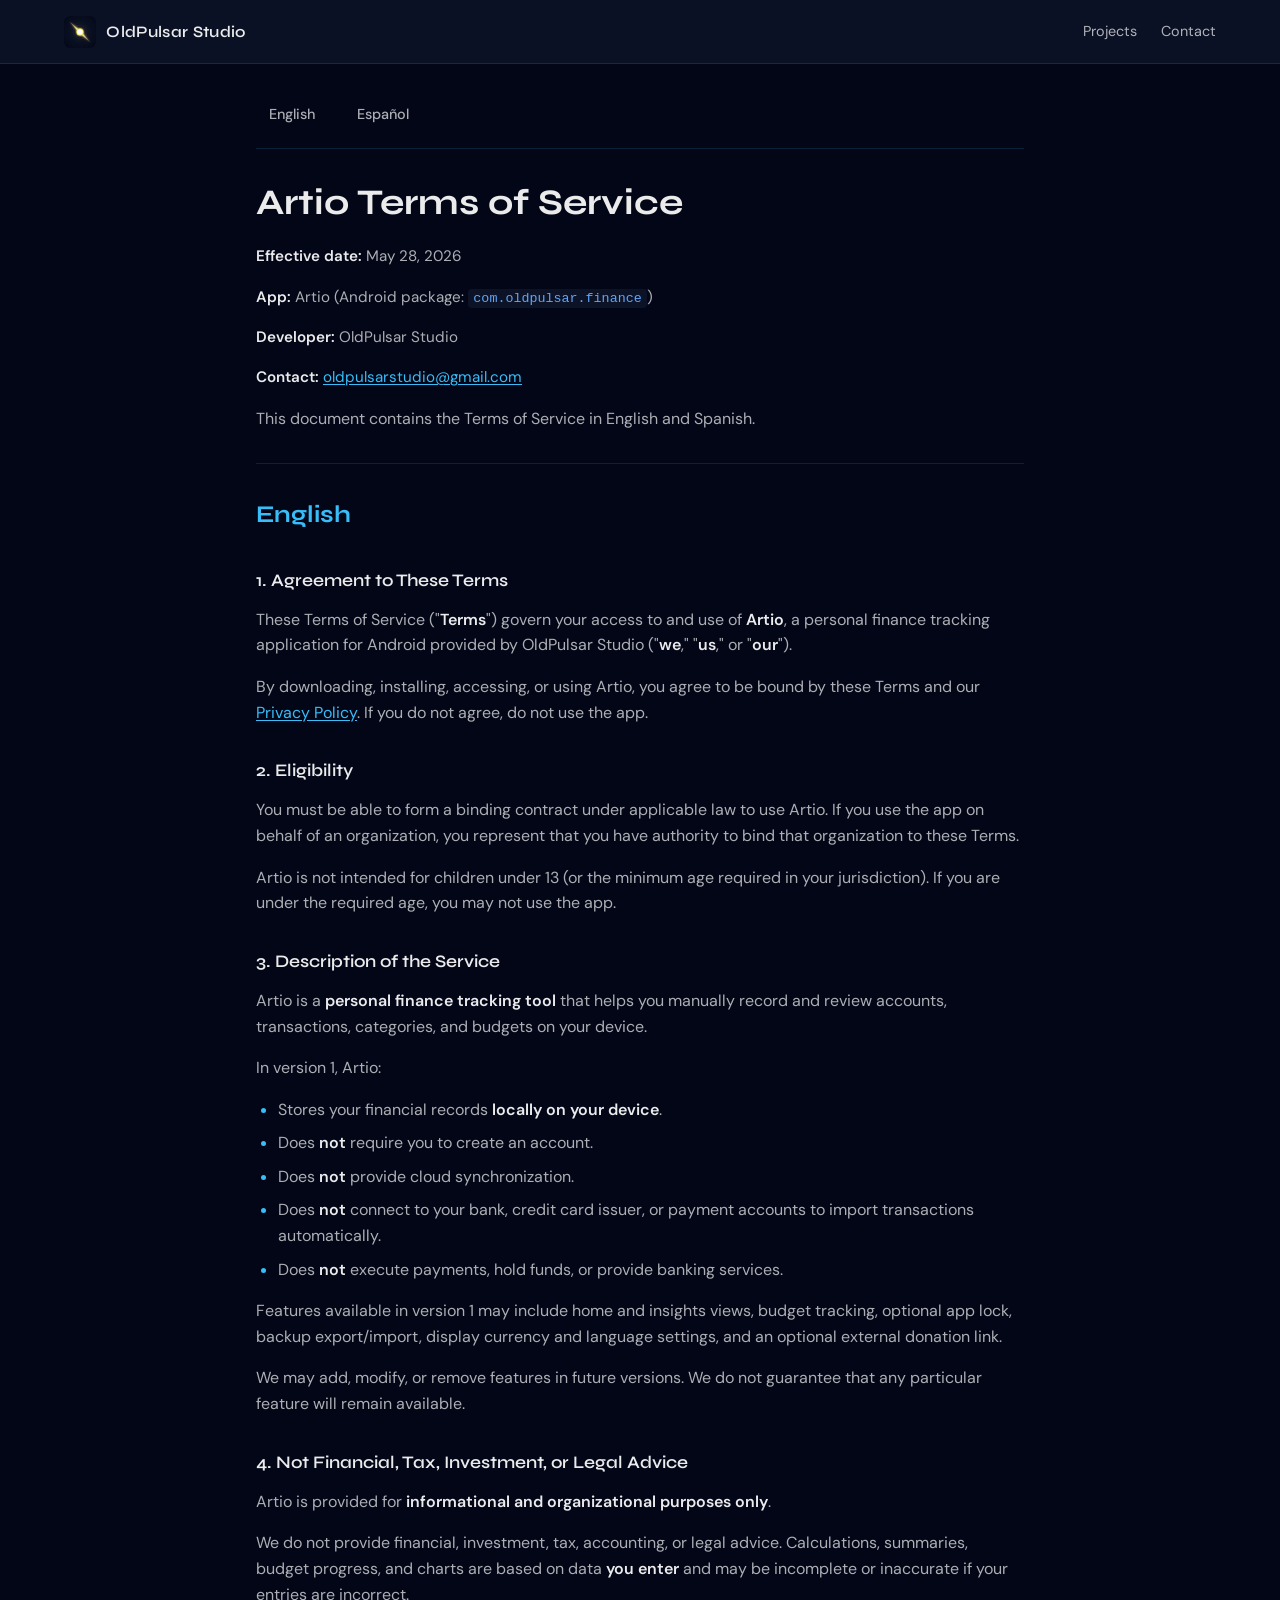
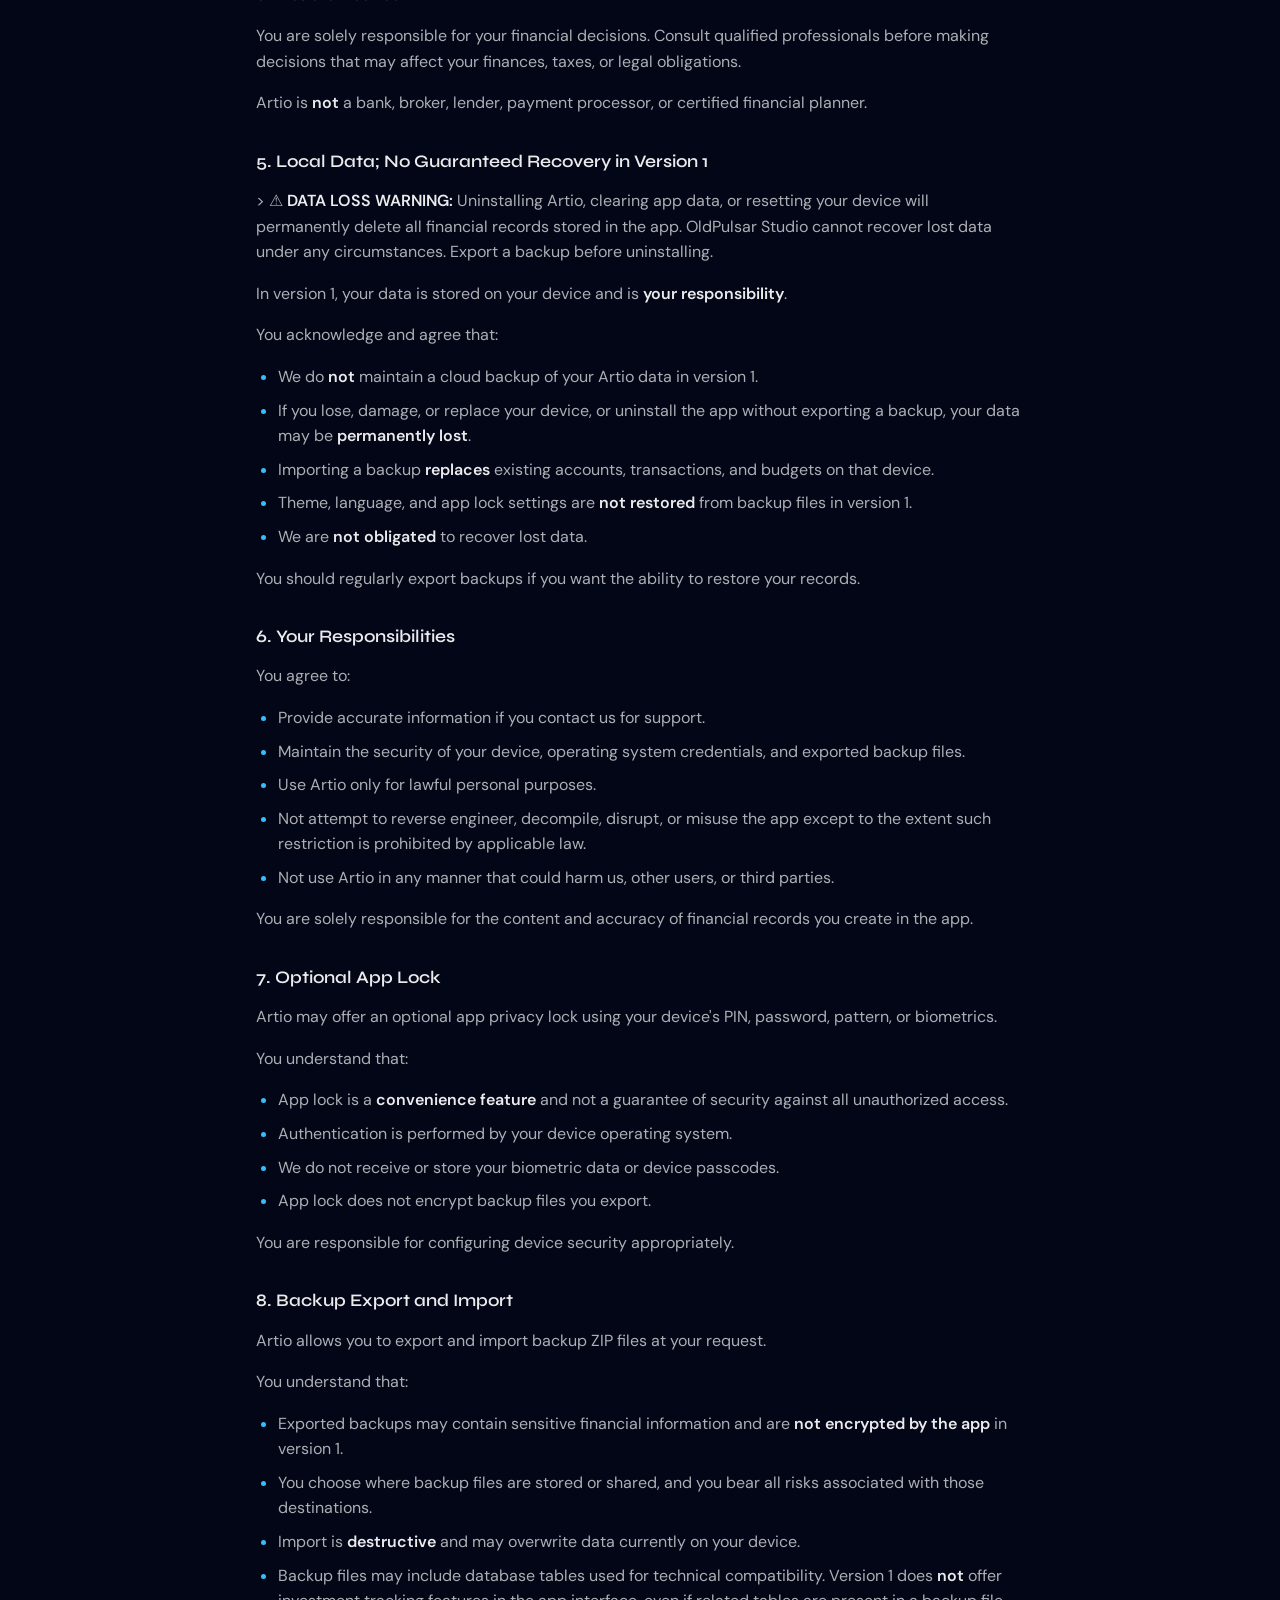
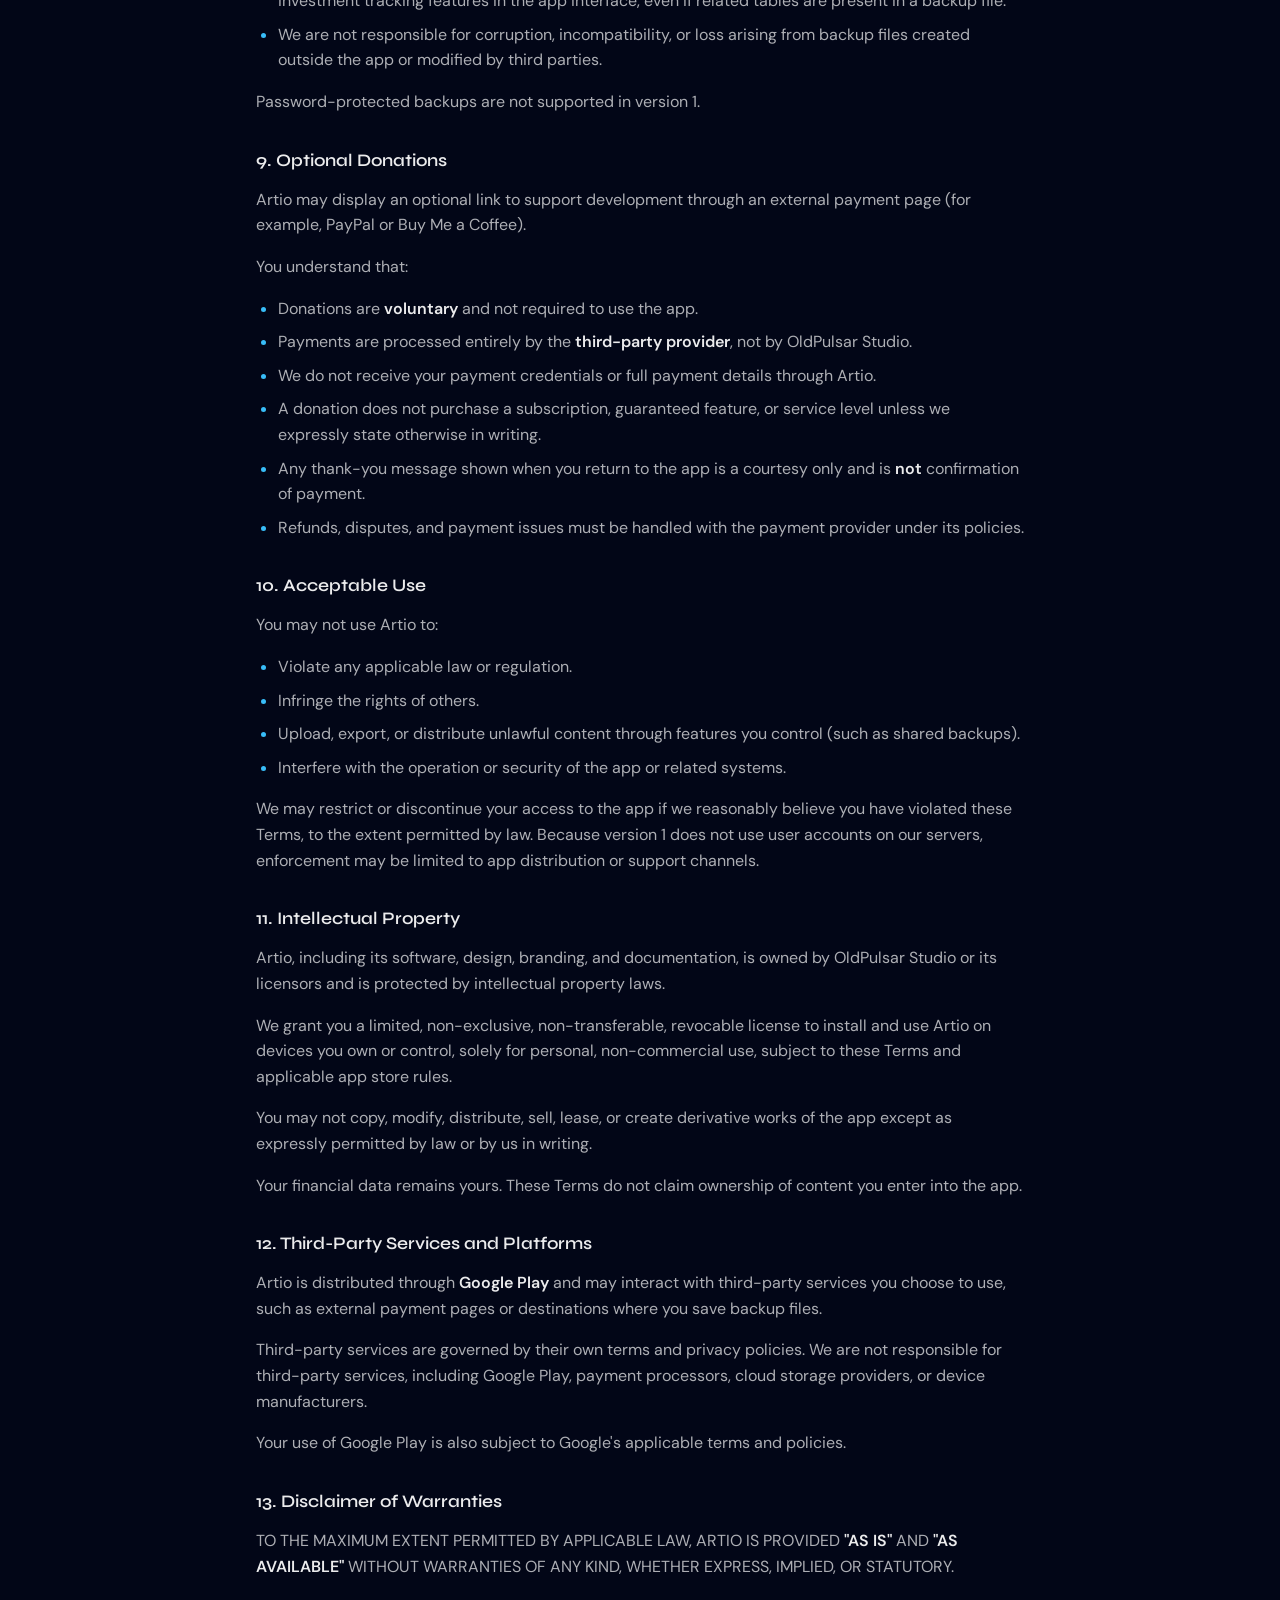
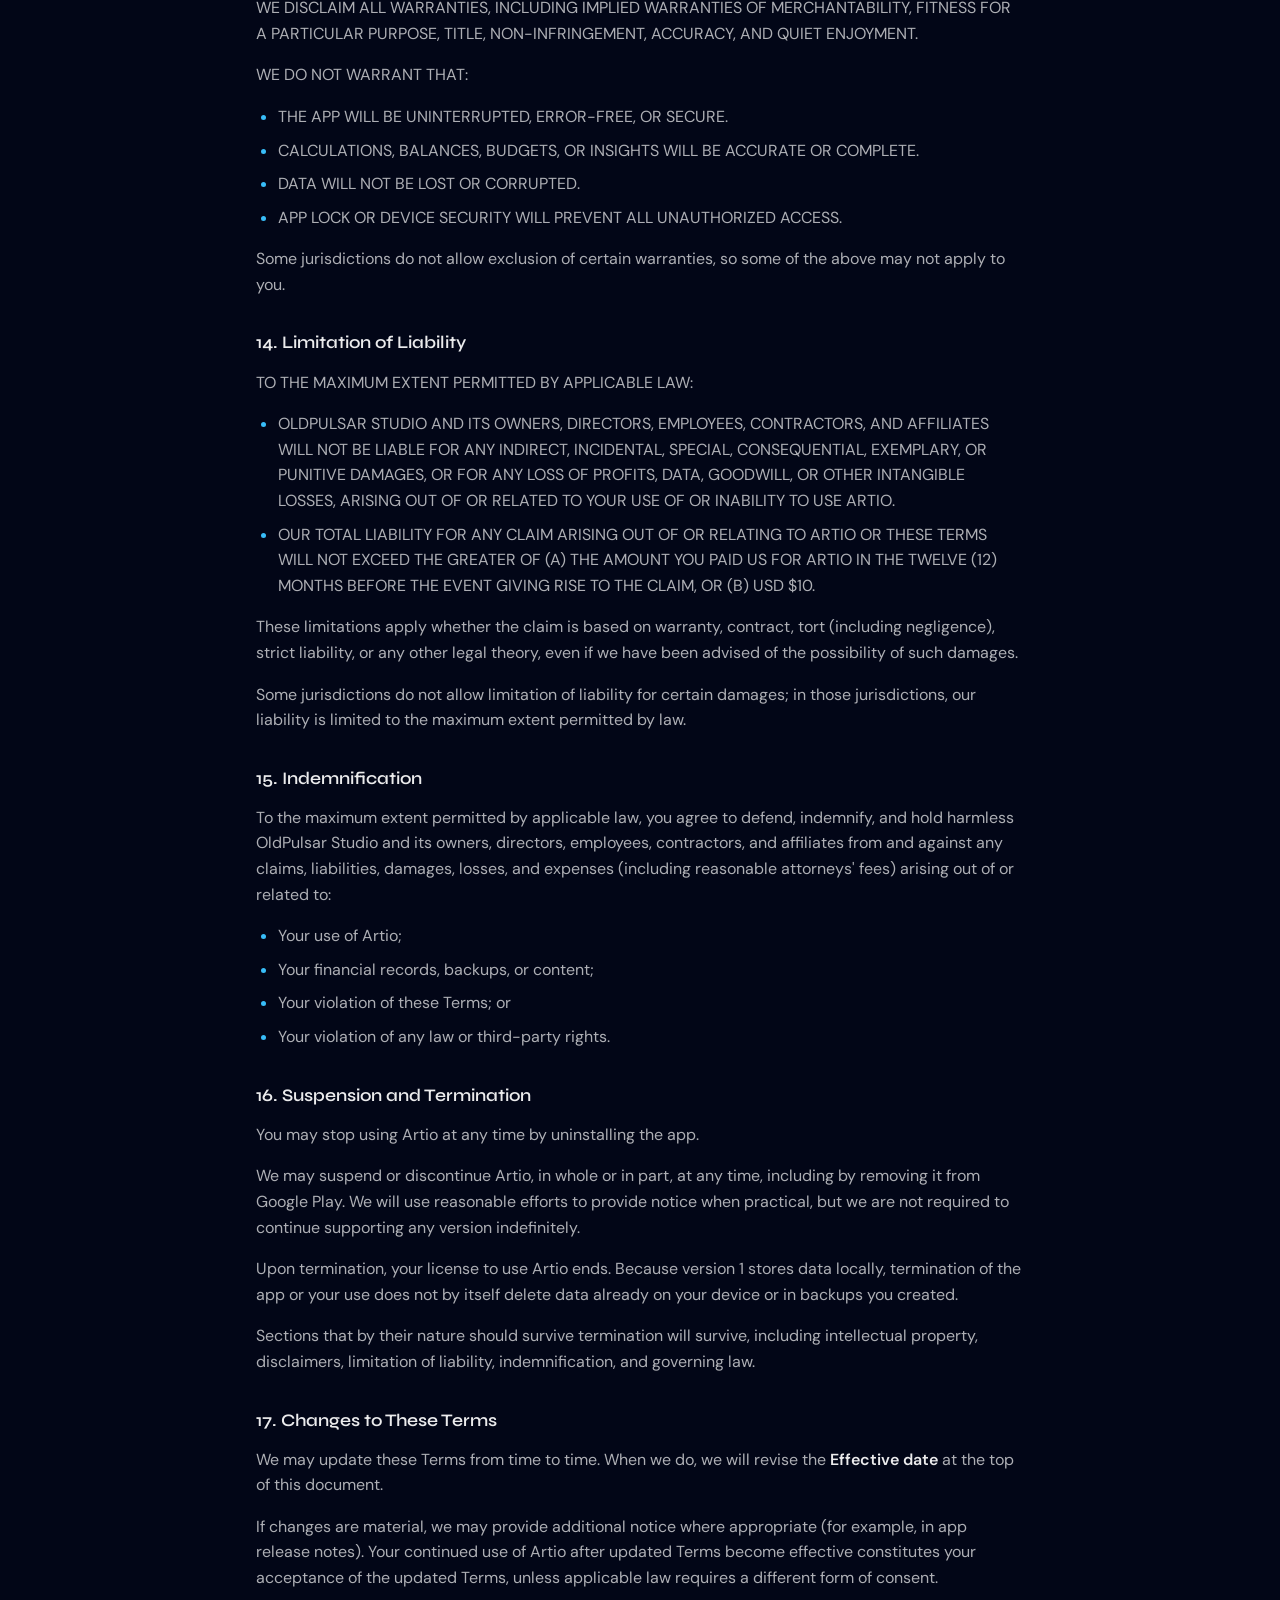
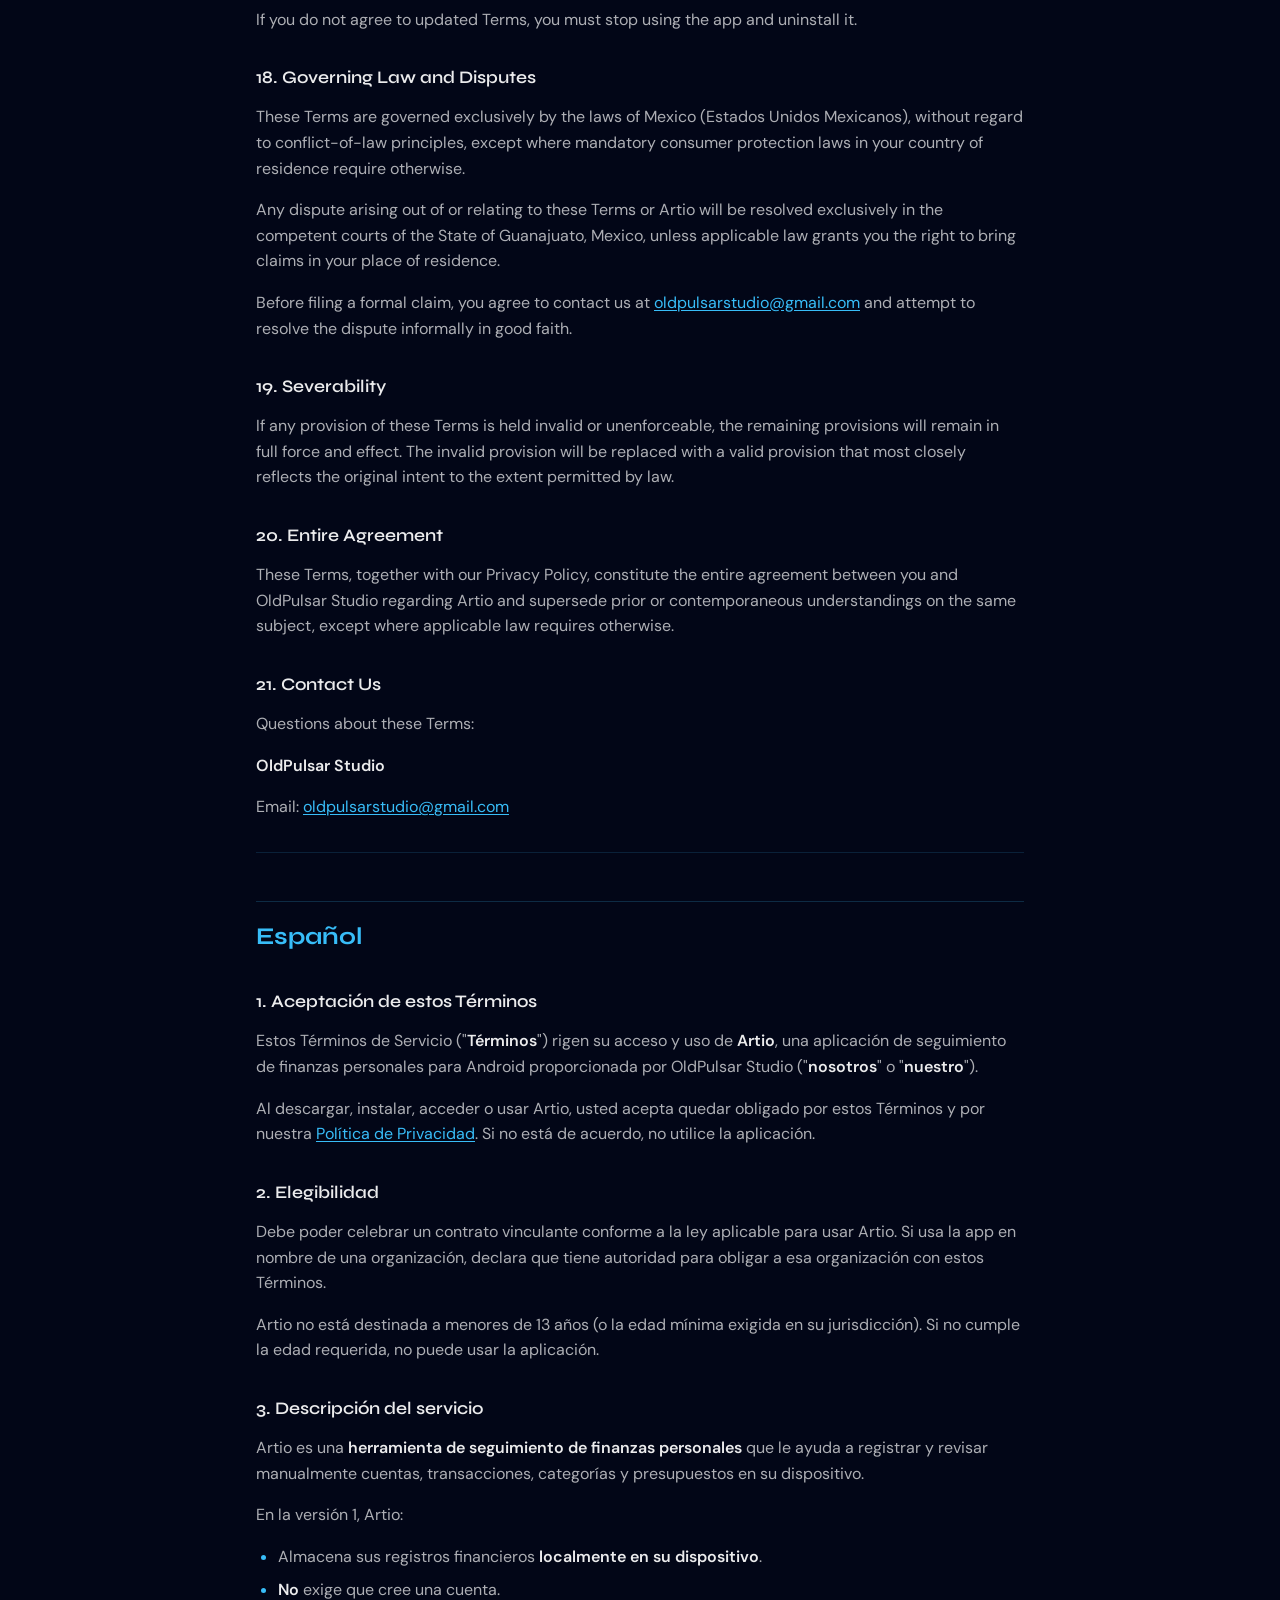
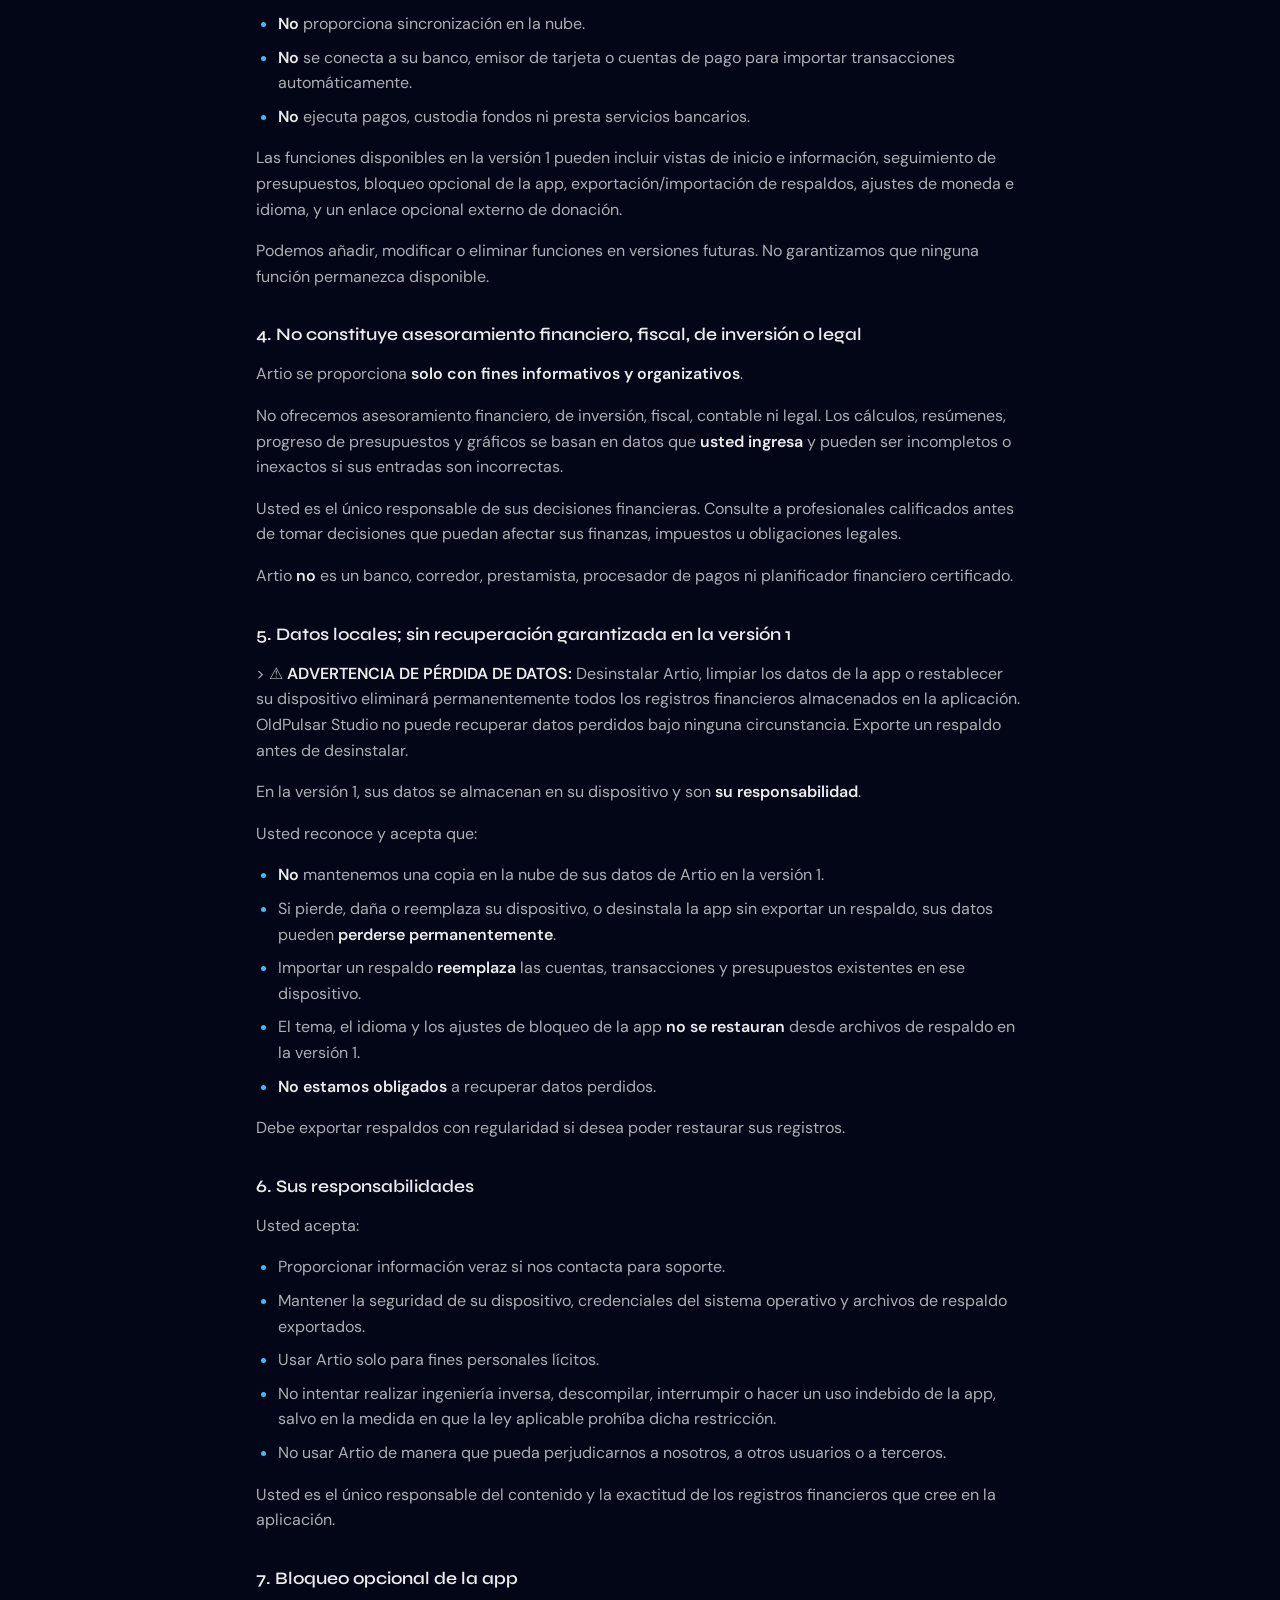
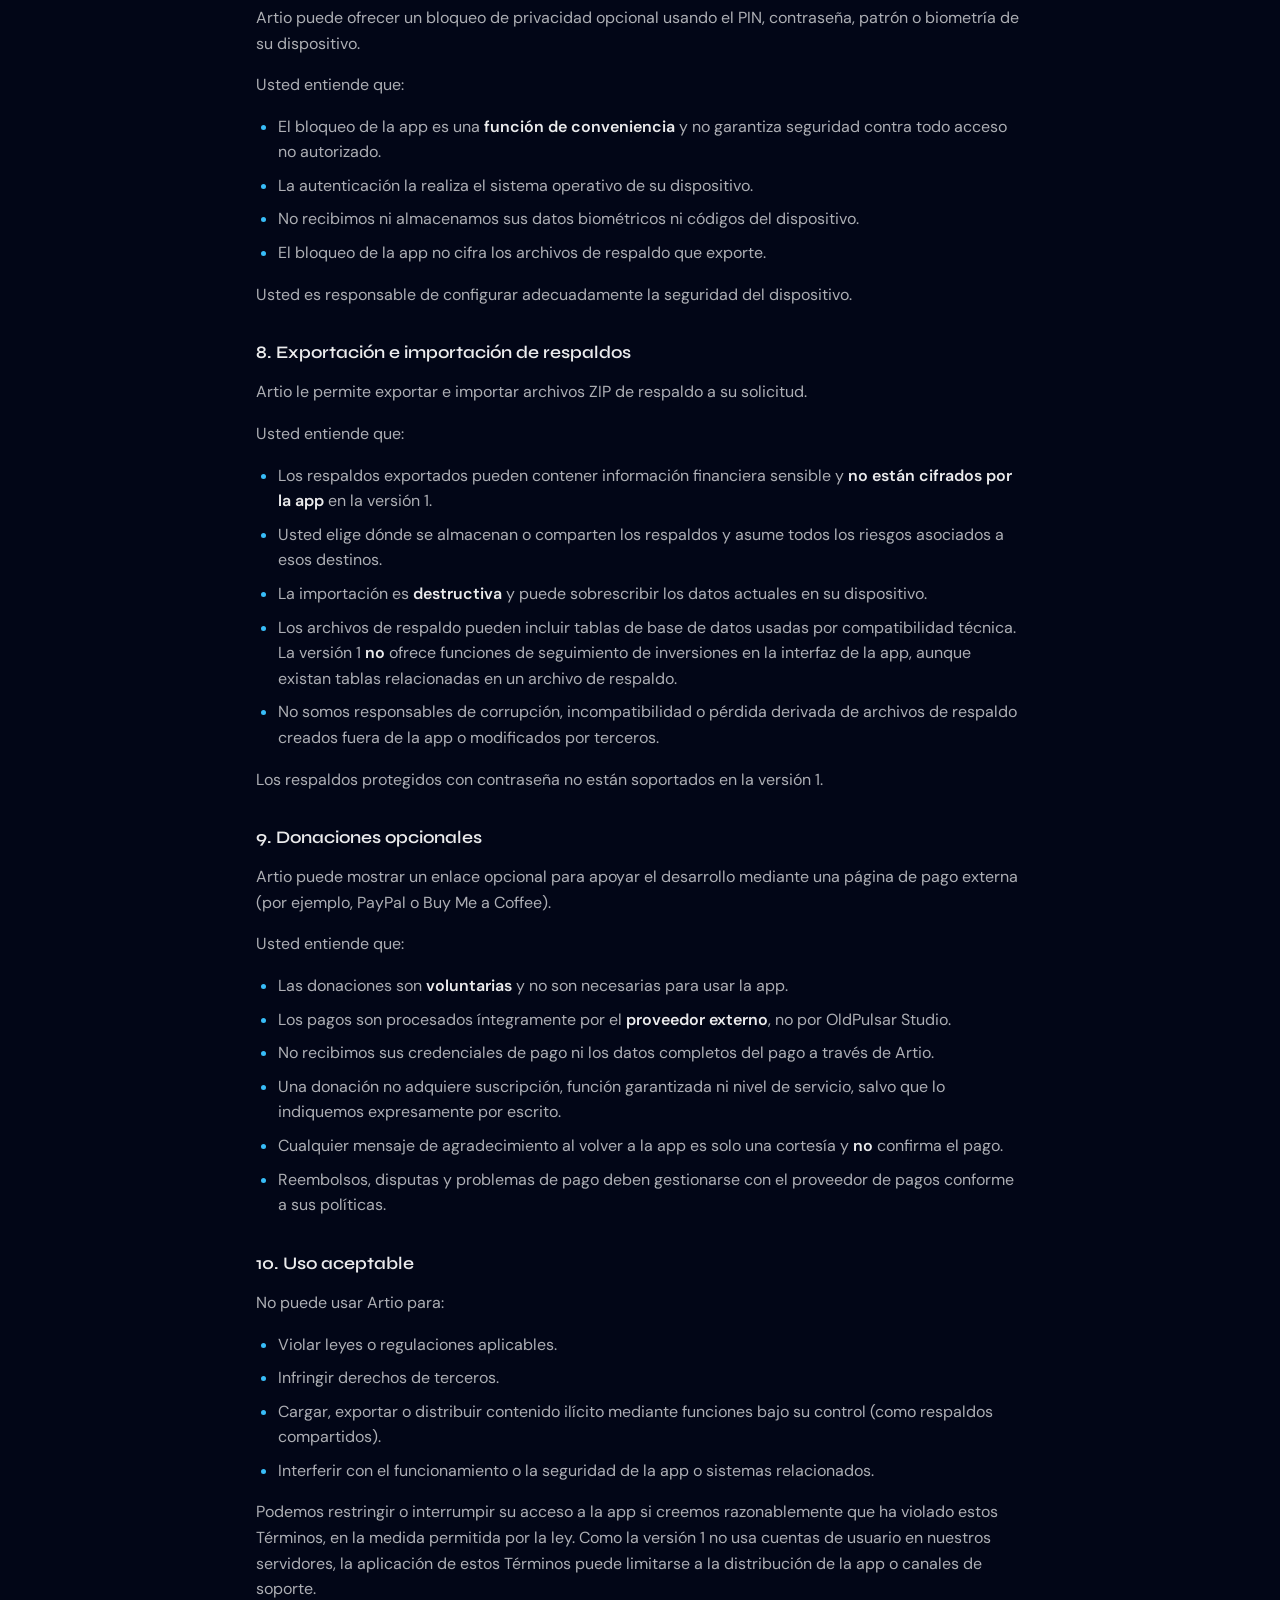
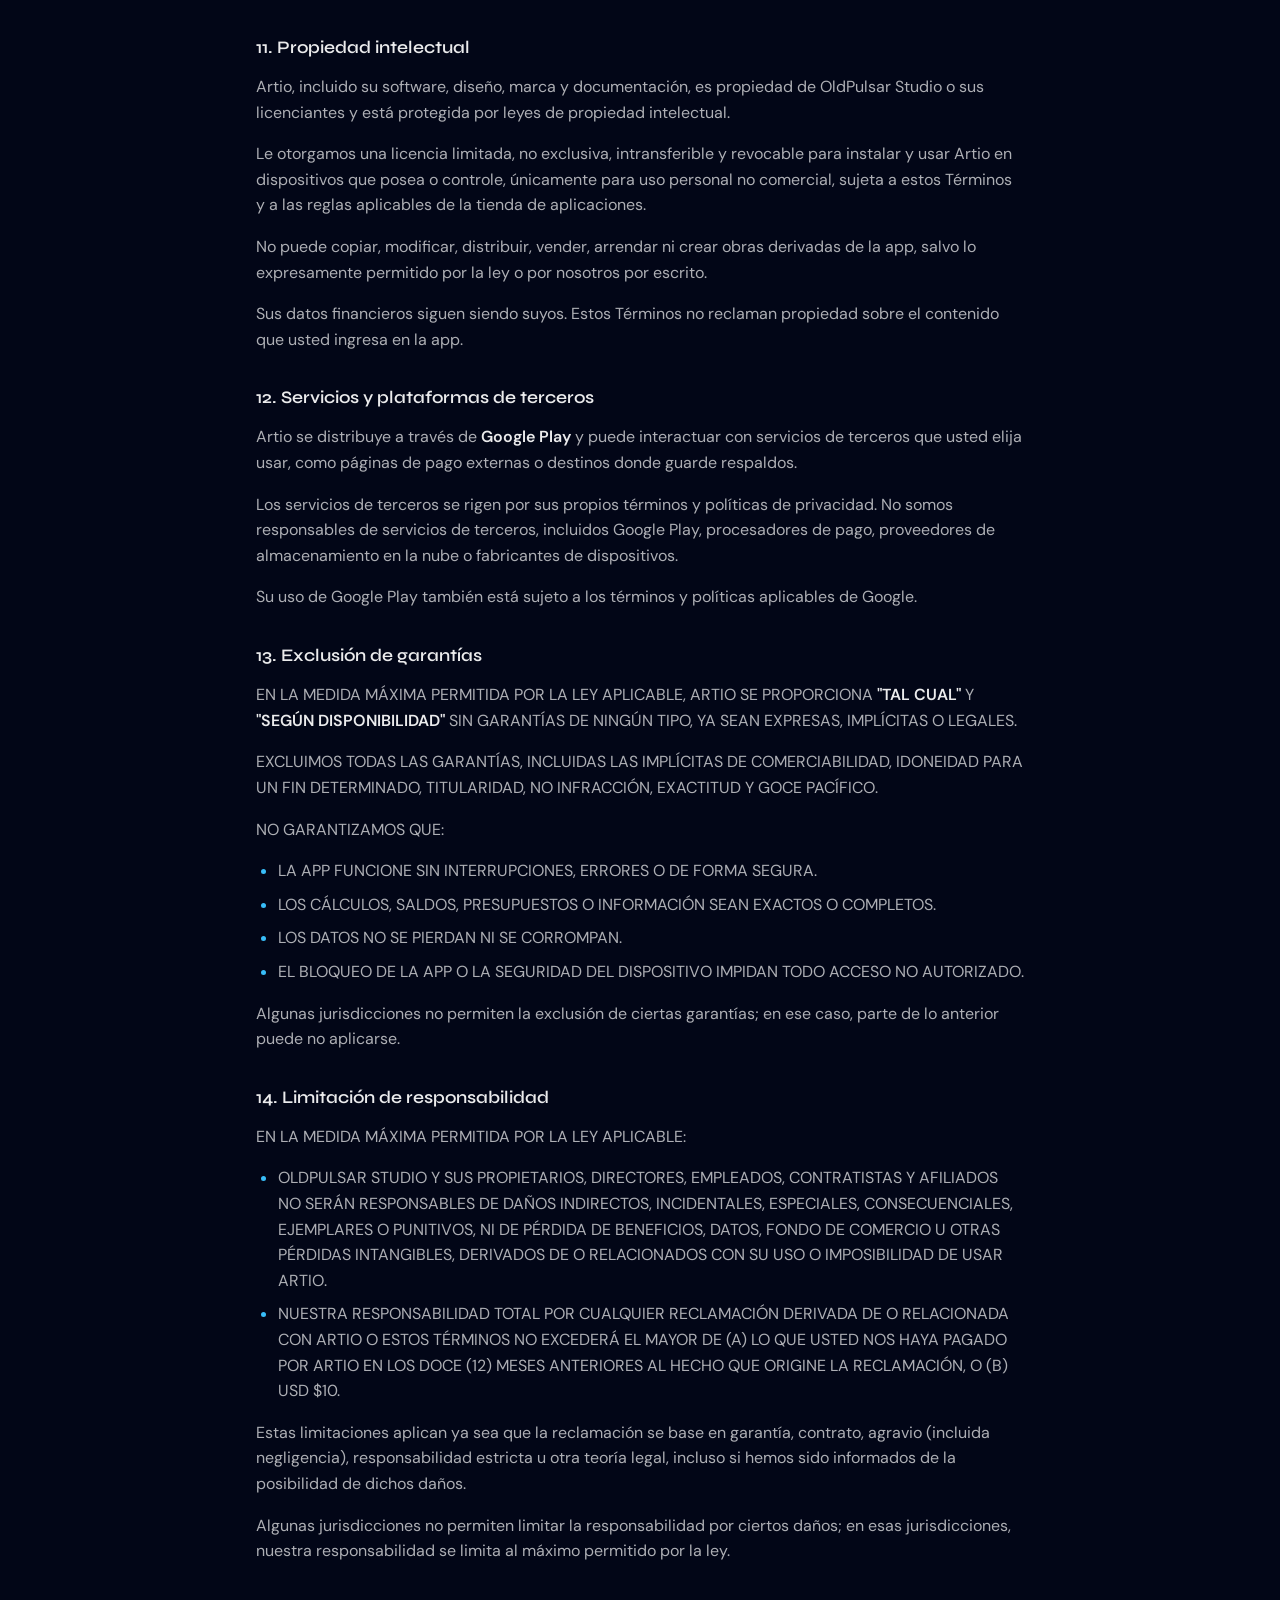
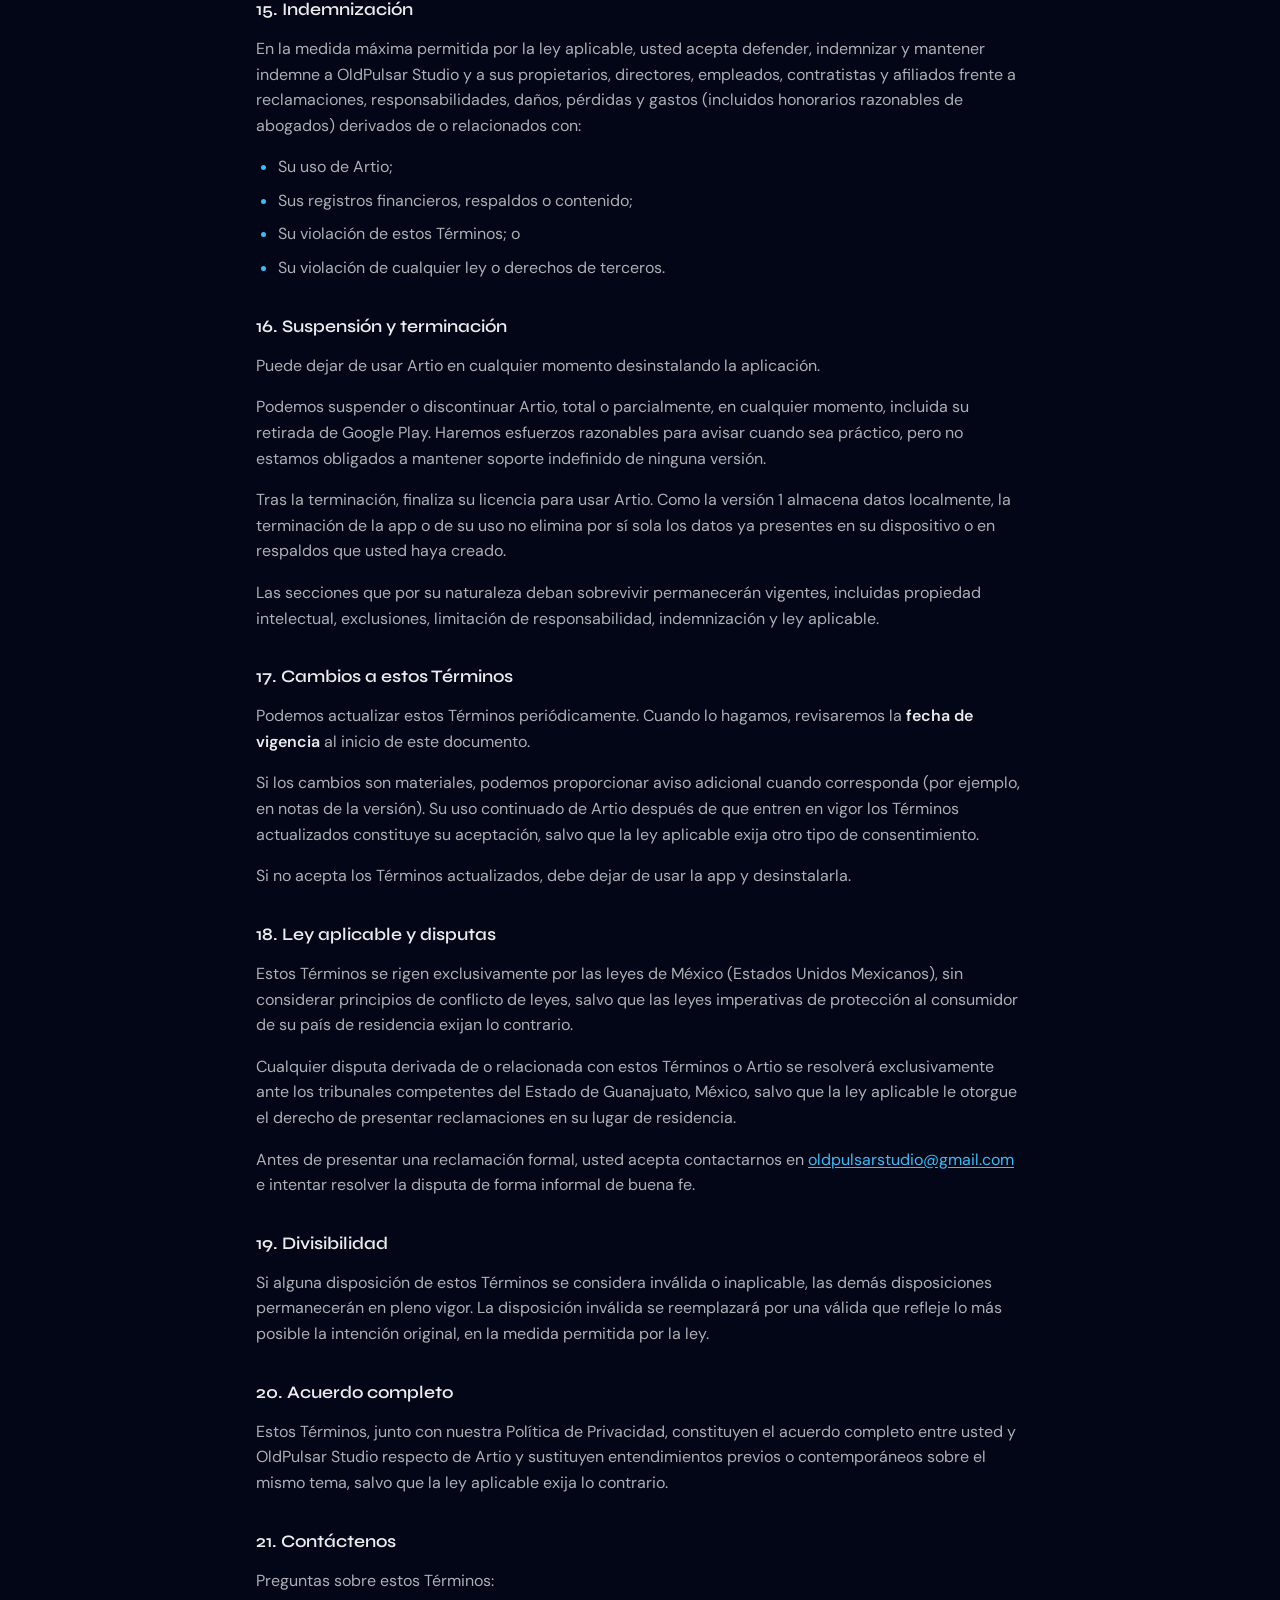
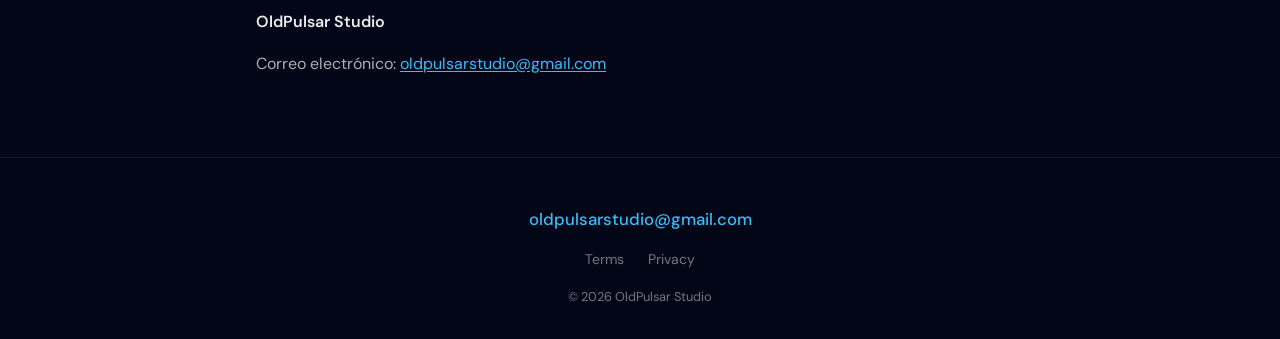
<file: terms/index.html>
<!DOCTYPE html>
<html lang="en">
<head>
  <meta charset="UTF-8">
  <meta name="viewport" content="width=device-width, initial-scale=1">
  <meta name="description" content="Artio Terms of Service — OldPulsar Studio">
  <meta name="theme-color" content="#020617">
  <title>Artio Terms of Service — OldPulsar Studio</title>
  <link rel="icon" href="../assets/favicon.svg" type="image/svg+xml">
  <link rel="apple-touch-icon" href="../assets/favicon.svg">
  <link rel="preconnect" href="https://fonts.googleapis.com">
  <link rel="preconnect" href="https://fonts.gstatic.com" crossorigin>
  <link href="https://fonts.googleapis.com/css2?family=DM+Sans:ital,opsz,wght@0,9..40,400;0,9..40,500;0,9..40,600&family=Syne:wght@600;700&display=swap" rel="stylesheet">
  <link rel="stylesheet" href="../style.css">
</head>
<body>
  <header class="site-header">
    <div class="container">
      <a class="brand" href="/">
        <img class="brand__mark" src="../assets/oldpulsar-mark.svg" alt="" width="32" height="32">
        <span>OldPulsar Studio</span>
      </a>
      <nav class="site-nav" aria-label="Main">
        <a href="/#projects">Projects</a>
        <a href="/#contact">Contact</a>
      </nav>
    </div>
  </header>

  <main class="page-legal">
    <div class="container legal">
      <nav class="legal-lang-nav" aria-label="Language">
        <a href="#english">English</a>
        <a href="#espanol">Español</a>
      </nav>
      <div class="legal-body">
      <h1>Artio Terms of Service</h1>
      <p><strong>Effective date:</strong> May 28, 2026</p>
      <p><strong>App:</strong> Artio (Android package: <code>com.oldpulsar.finance</code>)</p>
      <p><strong>Developer:</strong> OldPulsar Studio</p>
      <p><strong>Contact:</strong> <a href="mailto:oldpulsarstudio@gmail.com">oldpulsarstudio@gmail.com</a></p>
      <p>This document contains the Terms of Service in English and Spanish.</p>
      <hr>
      <h2 id="english" class="legal-lang-heading">English</h2>
      <h3 id="1-agreement-to-these-terms">1. Agreement to These Terms</h3>
      <p>These Terms of Service ("<strong>Terms</strong>") govern your access to and use of <strong>Artio</strong>, a personal finance tracking application for Android provided by OldPulsar Studio ("<strong>we</strong>," "<strong>us</strong>," or "<strong>our</strong>").</p>
      <p>By downloading, installing, accessing, or using Artio, you agree to be bound by these Terms and our <a href="/privacy">Privacy Policy</a>. If you do not agree, do not use the app.</p>
      <h3 id="2-eligibility">2. Eligibility</h3>
      <p>You must be able to form a binding contract under applicable law to use Artio. If you use the app on behalf of an organization, you represent that you have authority to bind that organization to these Terms.</p>
      <p>Artio is not intended for children under 13 (or the minimum age required in your jurisdiction). If you are under the required age, you may not use the app.</p>
      <h3 id="3-description-of-the-service">3. Description of the Service</h3>
      <p>Artio is a <strong>personal finance tracking tool</strong> that helps you manually record and review accounts, transactions, categories, and budgets on your device.</p>
      <p>In version 1, Artio:</p>
      <ul>
      <li>Stores your financial records <strong>locally on your device</strong>.</li>
      <li>Does <strong>not</strong> require you to create an account.</li>
      <li>Does <strong>not</strong> provide cloud synchronization.</li>
      <li>Does <strong>not</strong> connect to your bank, credit card issuer, or payment accounts to import transactions automatically.</li>
      <li>Does <strong>not</strong> execute payments, hold funds, or provide banking services.</li>
      </ul>
      <p>Features available in version 1 may include home and insights views, budget tracking, optional app lock, backup export/import, display currency and language settings, and an optional external donation link.</p>
      <p>We may add, modify, or remove features in future versions. We do not guarantee that any particular feature will remain available.</p>
      <h3 id="4-not-financial-tax-investment-or-legal-advice">4. Not Financial, Tax, Investment, or Legal Advice</h3>
      <p>Artio is provided for <strong>informational and organizational purposes only</strong>.</p>
      <p>We do not provide financial, investment, tax, accounting, or legal advice. Calculations, summaries, budget progress, and charts are based on data <strong>you enter</strong> and may be incomplete or inaccurate if your entries are incorrect.</p>
      <p>You are solely responsible for your financial decisions. Consult qualified professionals before making decisions that may affect your finances, taxes, or legal obligations.</p>
      <p>Artio is <strong>not</strong> a bank, broker, lender, payment processor, or certified financial planner.</p>
      <h3 id="5-local-data-no-guaranteed-recovery-in-version-1">5. Local Data; No Guaranteed Recovery in Version 1</h3>
      <p>> ⚠️ <strong>DATA LOSS WARNING:</strong> Uninstalling Artio, clearing app data, or resetting your device will permanently delete all financial records stored in the app. OldPulsar Studio cannot recover lost data under any circumstances. Export a backup before uninstalling.</p>
      <p>In version 1, your data is stored on your device and is <strong>your responsibility</strong>.</p>
      <p>You acknowledge and agree that:</p>
      <ul>
      <li>We do <strong>not</strong> maintain a cloud backup of your Artio data in version 1.</li>
      <li>If you lose, damage, or replace your device, or uninstall the app without exporting a backup, your data may be <strong>permanently lost</strong>.</li>
      <li>Importing a backup <strong>replaces</strong> existing accounts, transactions, and budgets on that device.</li>
      <li>Theme, language, and app lock settings are <strong>not restored</strong> from backup files in version 1.</li>
      <li>We are <strong>not obligated</strong> to recover lost data.</li>
      </ul>
      <p>You should regularly export backups if you want the ability to restore your records.</p>
      <h3 id="6-your-responsibilities">6. Your Responsibilities</h3>
      <p>You agree to:</p>
      <ul>
      <li>Provide accurate information if you contact us for support.</li>
      <li>Maintain the security of your device, operating system credentials, and exported backup files.</li>
      <li>Use Artio only for lawful personal purposes.</li>
      <li>Not attempt to reverse engineer, decompile, disrupt, or misuse the app except to the extent such restriction is prohibited by applicable law.</li>
      <li>Not use Artio in any manner that could harm us, other users, or third parties.</li>
      </ul>
      <p>You are solely responsible for the content and accuracy of financial records you create in the app.</p>
      <h3 id="7-optional-app-lock">7. Optional App Lock</h3>
      <p>Artio may offer an optional app privacy lock using your device's PIN, password, pattern, or biometrics.</p>
      <p>You understand that:</p>
      <ul>
      <li>App lock is a <strong>convenience feature</strong> and not a guarantee of security against all unauthorized access.</li>
      <li>Authentication is performed by your device operating system.</li>
      <li>We do not receive or store your biometric data or device passcodes.</li>
      <li>App lock does not encrypt backup files you export.</li>
      </ul>
      <p>You are responsible for configuring device security appropriately.</p>
      <h3 id="8-backup-export-and-import">8. Backup Export and Import</h3>
      <p>Artio allows you to export and import backup ZIP files at your request.</p>
      <p>You understand that:</p>
      <ul>
      <li>Exported backups may contain sensitive financial information and are <strong>not encrypted by the app</strong> in version 1.</li>
      <li>You choose where backup files are stored or shared, and you bear all risks associated with those destinations.</li>
      <li>Import is <strong>destructive</strong> and may overwrite data currently on your device.</li>
      <li>Backup files may include database tables used for technical compatibility. Version 1 does <strong>not</strong> offer investment tracking features in the app interface, even if related tables are present in a backup file.</li>
      <li>We are not responsible for corruption, incompatibility, or loss arising from backup files created outside the app or modified by third parties.</li>
      </ul>
      <p>Password-protected backups are not supported in version 1.</p>
      <h3 id="9-optional-donations">9. Optional Donations</h3>
      <p>Artio may display an optional link to support development through an external payment page (for example, PayPal or Buy Me a Coffee).</p>
      <p>You understand that:</p>
      <ul>
      <li>Donations are <strong>voluntary</strong> and not required to use the app.</li>
      <li>Payments are processed entirely by the <strong>third-party provider</strong>, not by OldPulsar Studio.</li>
      <li>We do not receive your payment credentials or full payment details through Artio.</li>
      <li>A donation does not purchase a subscription, guaranteed feature, or service level unless we expressly state otherwise in writing.</li>
      <li>Any thank-you message shown when you return to the app is a courtesy only and is <strong>not</strong> confirmation of payment.</li>
      <li>Refunds, disputes, and payment issues must be handled with the payment provider under its policies.</li>
      </ul>
      <h3 id="10-acceptable-use">10. Acceptable Use</h3>
      <p>You may not use Artio to:</p>
      <ul>
      <li>Violate any applicable law or regulation.</li>
      <li>Infringe the rights of others.</li>
      <li>Upload, export, or distribute unlawful content through features you control (such as shared backups).</li>
      <li>Interfere with the operation or security of the app or related systems.</li>
      </ul>
      <p>We may restrict or discontinue your access to the app if we reasonably believe you have violated these Terms, to the extent permitted by law. Because version 1 does not use user accounts on our servers, enforcement may be limited to app distribution or support channels.</p>
      <h3 id="11-intellectual-property">11. Intellectual Property</h3>
      <p>Artio, including its software, design, branding, and documentation, is owned by OldPulsar Studio or its licensors and is protected by intellectual property laws.</p>
      <p>We grant you a limited, non-exclusive, non-transferable, revocable license to install and use Artio on devices you own or control, solely for personal, non-commercial use, subject to these Terms and applicable app store rules.</p>
      <p>You may not copy, modify, distribute, sell, lease, or create derivative works of the app except as expressly permitted by law or by us in writing.</p>
      <p>Your financial data remains yours. These Terms do not claim ownership of content you enter into the app.</p>
      <h3 id="12-third-party-services-and-platforms">12. Third-Party Services and Platforms</h3>
      <p>Artio is distributed through <strong>Google Play</strong> and may interact with third-party services you choose to use, such as external payment pages or destinations where you save backup files.</p>
      <p>Third-party services are governed by their own terms and privacy policies. We are not responsible for third-party services, including Google Play, payment processors, cloud storage providers, or device manufacturers.</p>
      <p>Your use of Google Play is also subject to Google's applicable terms and policies.</p>
      <h3 id="13-disclaimer-of-warranties">13. Disclaimer of Warranties</h3>
      <p>TO THE MAXIMUM EXTENT PERMITTED BY APPLICABLE LAW, ARTIO IS PROVIDED <strong>"AS IS"</strong> AND <strong>"AS AVAILABLE"</strong> WITHOUT WARRANTIES OF ANY KIND, WHETHER EXPRESS, IMPLIED, OR STATUTORY.</p>
      <p>WE DISCLAIM ALL WARRANTIES, INCLUDING IMPLIED WARRANTIES OF MERCHANTABILITY, FITNESS FOR A PARTICULAR PURPOSE, TITLE, NON-INFRINGEMENT, ACCURACY, AND QUIET ENJOYMENT.</p>
      <p>WE DO NOT WARRANT THAT:</p>
      <ul>
      <li>THE APP WILL BE UNINTERRUPTED, ERROR-FREE, OR SECURE.</li>
      <li>CALCULATIONS, BALANCES, BUDGETS, OR INSIGHTS WILL BE ACCURATE OR COMPLETE.</li>
      <li>DATA WILL NOT BE LOST OR CORRUPTED.</li>
      <li>APP LOCK OR DEVICE SECURITY WILL PREVENT ALL UNAUTHORIZED ACCESS.</li>
      </ul>
      <p>Some jurisdictions do not allow exclusion of certain warranties, so some of the above may not apply to you.</p>
      <h3 id="14-limitation-of-liability">14. Limitation of Liability</h3>
      <p>TO THE MAXIMUM EXTENT PERMITTED BY APPLICABLE LAW:</p>
      <ul>
      <li>OLDPULSAR STUDIO AND ITS OWNERS, DIRECTORS, EMPLOYEES, CONTRACTORS, AND AFFILIATES WILL NOT BE LIABLE FOR ANY INDIRECT, INCIDENTAL, SPECIAL, CONSEQUENTIAL, EXEMPLARY, OR PUNITIVE DAMAGES, OR FOR ANY LOSS OF PROFITS, DATA, GOODWILL, OR OTHER INTANGIBLE LOSSES, ARISING OUT OF OR RELATED TO YOUR USE OF OR INABILITY TO USE ARTIO.</li>
      <li>OUR TOTAL LIABILITY FOR ANY CLAIM ARISING OUT OF OR RELATING TO ARTIO OR THESE TERMS WILL NOT EXCEED THE GREATER OF (A) THE AMOUNT YOU PAID US FOR ARTIO IN THE TWELVE (12) MONTHS BEFORE THE EVENT GIVING RISE TO THE CLAIM, OR (B) USD $10.</li>
      </ul>
      <p>These limitations apply whether the claim is based on warranty, contract, tort (including negligence), strict liability, or any other legal theory, even if we have been advised of the possibility of such damages.</p>
      <p>Some jurisdictions do not allow limitation of liability for certain damages; in those jurisdictions, our liability is limited to the maximum extent permitted by law.</p>
      <h3 id="15-indemnification">15. Indemnification</h3>
      <p>To the maximum extent permitted by applicable law, you agree to defend, indemnify, and hold harmless OldPulsar Studio and its owners, directors, employees, contractors, and affiliates from and against any claims, liabilities, damages, losses, and expenses (including reasonable attorneys' fees) arising out of or related to:</p>
      <ul>
      <li>Your use of Artio;</li>
      <li>Your financial records, backups, or content;</li>
      <li>Your violation of these Terms; or</li>
      <li>Your violation of any law or third-party rights.</li>
      </ul>
      <h3 id="16-suspension-and-termination">16. Suspension and Termination</h3>
      <p>You may stop using Artio at any time by uninstalling the app.</p>
      <p>We may suspend or discontinue Artio, in whole or in part, at any time, including by removing it from Google Play. We will use reasonable efforts to provide notice when practical, but we are not required to continue supporting any version indefinitely.</p>
      <p>Upon termination, your license to use Artio ends. Because version 1 stores data locally, termination of the app or your use does not by itself delete data already on your device or in backups you created.</p>
      <p>Sections that by their nature should survive termination will survive, including intellectual property, disclaimers, limitation of liability, indemnification, and governing law.</p>
      <h3 id="17-changes-to-these-terms">17. Changes to These Terms</h3>
      <p>We may update these Terms from time to time. When we do, we will revise the <strong>Effective date</strong> at the top of this document.</p>
      <p>If changes are material, we may provide additional notice where appropriate (for example, in app release notes). Your continued use of Artio after updated Terms become effective constitutes your acceptance of the updated Terms, unless applicable law requires a different form of consent.</p>
      <p>If you do not agree to updated Terms, you must stop using the app and uninstall it.</p>
      <h3 id="18-governing-law-and-disputes">18. Governing Law and Disputes</h3>
      <p>These Terms are governed exclusively by the laws of Mexico (Estados Unidos Mexicanos), without regard to conflict-of-law principles, except where mandatory consumer protection laws in your country of residence require otherwise.</p>
      <p>Any dispute arising out of or relating to these Terms or Artio will be resolved exclusively in the competent courts of the State of Guanajuato, Mexico, unless applicable law grants you the right to bring claims in your place of residence.</p>
      <p>Before filing a formal claim, you agree to contact us at <a href="mailto:oldpulsarstudio@gmail.com">oldpulsarstudio@gmail.com</a> and attempt to resolve the dispute informally in good faith.</p>
      <h3 id="19-severability">19. Severability</h3>
      <p>If any provision of these Terms is held invalid or unenforceable, the remaining provisions will remain in full force and effect. The invalid provision will be replaced with a valid provision that most closely reflects the original intent to the extent permitted by law.</p>
      <h3 id="20-entire-agreement">20. Entire Agreement</h3>
      <p>These Terms, together with our Privacy Policy, constitute the entire agreement between you and OldPulsar Studio regarding Artio and supersede prior or contemporaneous understandings on the same subject, except where applicable law requires otherwise.</p>
      <h3 id="21-contact-us">21. Contact Us</h3>
      <p>Questions about these Terms:</p>
      <p><strong>OldPulsar Studio</strong></p>
      <p>Email: <a href="mailto:oldpulsarstudio@gmail.com">oldpulsarstudio@gmail.com</a></p>
      <hr>
      <h2 id="espanol" class="legal-lang-heading">Español</h2>
      <h3 id="es-1-aceptacion-de-estos-terminos">1. Aceptación de estos Términos</h3>
      <p>Estos Términos de Servicio ("<strong>Términos</strong>") rigen su acceso y uso de <strong>Artio</strong>, una aplicación de seguimiento de finanzas personales para Android proporcionada por OldPulsar Studio ("<strong>nosotros</strong>" o "<strong>nuestro</strong>").</p>
      <p>Al descargar, instalar, acceder o usar Artio, usted acepta quedar obligado por estos Términos y por nuestra <a href="/privacy">Política de Privacidad</a>. Si no está de acuerdo, no utilice la aplicación.</p>
      <h3 id="es-2-elegibilidad">2. Elegibilidad</h3>
      <p>Debe poder celebrar un contrato vinculante conforme a la ley aplicable para usar Artio. Si usa la app en nombre de una organización, declara que tiene autoridad para obligar a esa organización con estos Términos.</p>
      <p>Artio no está destinada a menores de 13 años (o la edad mínima exigida en su jurisdicción). Si no cumple la edad requerida, no puede usar la aplicación.</p>
      <h3 id="es-3-descripcion-del-servicio">3. Descripción del servicio</h3>
      <p>Artio es una <strong>herramienta de seguimiento de finanzas personales</strong> que le ayuda a registrar y revisar manualmente cuentas, transacciones, categorías y presupuestos en su dispositivo.</p>
      <p>En la versión 1, Artio:</p>
      <ul>
      <li>Almacena sus registros financieros <strong>localmente en su dispositivo</strong>.</li>
      <li><strong>No</strong> exige que cree una cuenta.</li>
      <li><strong>No</strong> proporciona sincronización en la nube.</li>
      <li><strong>No</strong> se conecta a su banco, emisor de tarjeta o cuentas de pago para importar transacciones automáticamente.</li>
      <li><strong>No</strong> ejecuta pagos, custodia fondos ni presta servicios bancarios.</li>
      </ul>
      <p>Las funciones disponibles en la versión 1 pueden incluir vistas de inicio e información, seguimiento de presupuestos, bloqueo opcional de la app, exportación/importación de respaldos, ajustes de moneda e idioma, y un enlace opcional externo de donación.</p>
      <p>Podemos añadir, modificar o eliminar funciones en versiones futuras. No garantizamos que ninguna función permanezca disponible.</p>
      <h3 id="es-4-no-constituye-asesoramiento-financiero-fiscal-de-inversion-o-legal">4. No constituye asesoramiento financiero, fiscal, de inversión o legal</h3>
      <p>Artio se proporciona <strong>solo con fines informativos y organizativos</strong>.</p>
      <p>No ofrecemos asesoramiento financiero, de inversión, fiscal, contable ni legal. Los cálculos, resúmenes, progreso de presupuestos y gráficos se basan en datos que <strong>usted ingresa</strong> y pueden ser incompletos o inexactos si sus entradas son incorrectas.</p>
      <p>Usted es el único responsable de sus decisiones financieras. Consulte a profesionales calificados antes de tomar decisiones que puedan afectar sus finanzas, impuestos u obligaciones legales.</p>
      <p>Artio <strong>no</strong> es un banco, corredor, prestamista, procesador de pagos ni planificador financiero certificado.</p>
      <h3 id="es-5-datos-locales-sin-recuperacion-garantizada-en-la-version-1">5. Datos locales; sin recuperación garantizada en la versión 1</h3>
      <p>> ⚠️ <strong>ADVERTENCIA DE PÉRDIDA DE DATOS:</strong> Desinstalar Artio, limpiar los datos de la app o restablecer su dispositivo eliminará permanentemente todos los registros financieros almacenados en la aplicación. OldPulsar Studio no puede recuperar datos perdidos bajo ninguna circunstancia. Exporte un respaldo antes de desinstalar.</p>
      <p>En la versión 1, sus datos se almacenan en su dispositivo y son <strong>su responsabilidad</strong>.</p>
      <p>Usted reconoce y acepta que:</p>
      <ul>
      <li><strong>No</strong> mantenemos una copia en la nube de sus datos de Artio en la versión 1.</li>
      <li>Si pierde, daña o reemplaza su dispositivo, o desinstala la app sin exportar un respaldo, sus datos pueden <strong>perderse permanentemente</strong>.</li>
      <li>Importar un respaldo <strong>reemplaza</strong> las cuentas, transacciones y presupuestos existentes en ese dispositivo.</li>
      <li>El tema, el idioma y los ajustes de bloqueo de la app <strong>no se restauran</strong> desde archivos de respaldo en la versión 1.</li>
      <li><strong>No estamos obligados</strong> a recuperar datos perdidos.</li>
      </ul>
      <p>Debe exportar respaldos con regularidad si desea poder restaurar sus registros.</p>
      <h3 id="es-6-sus-responsabilidades">6. Sus responsabilidades</h3>
      <p>Usted acepta:</p>
      <ul>
      <li>Proporcionar información veraz si nos contacta para soporte.</li>
      <li>Mantener la seguridad de su dispositivo, credenciales del sistema operativo y archivos de respaldo exportados.</li>
      <li>Usar Artio solo para fines personales lícitos.</li>
      <li>No intentar realizar ingeniería inversa, descompilar, interrumpir o hacer un uso indebido de la app, salvo en la medida en que la ley aplicable prohíba dicha restricción.</li>
      <li>No usar Artio de manera que pueda perjudicarnos a nosotros, a otros usuarios o a terceros.</li>
      </ul>
      <p>Usted es el único responsable del contenido y la exactitud de los registros financieros que cree en la aplicación.</p>
      <h3 id="es-7-bloqueo-opcional-de-la-app">7. Bloqueo opcional de la app</h3>
      <p>Artio puede ofrecer un bloqueo de privacidad opcional usando el PIN, contraseña, patrón o biometría de su dispositivo.</p>
      <p>Usted entiende que:</p>
      <ul>
      <li>El bloqueo de la app es una <strong>función de conveniencia</strong> y no garantiza seguridad contra todo acceso no autorizado.</li>
      <li>La autenticación la realiza el sistema operativo de su dispositivo.</li>
      <li>No recibimos ni almacenamos sus datos biométricos ni códigos del dispositivo.</li>
      <li>El bloqueo de la app no cifra los archivos de respaldo que exporte.</li>
      </ul>
      <p>Usted es responsable de configurar adecuadamente la seguridad del dispositivo.</p>
      <h3 id="es-8-exportacion-e-importacion-de-respaldos">8. Exportación e importación de respaldos</h3>
      <p>Artio le permite exportar e importar archivos ZIP de respaldo a su solicitud.</p>
      <p>Usted entiende que:</p>
      <ul>
      <li>Los respaldos exportados pueden contener información financiera sensible y <strong>no están cifrados por la app</strong> en la versión 1.</li>
      <li>Usted elige dónde se almacenan o comparten los respaldos y asume todos los riesgos asociados a esos destinos.</li>
      <li>La importación es <strong>destructiva</strong> y puede sobrescribir los datos actuales en su dispositivo.</li>
      <li>Los archivos de respaldo pueden incluir tablas de base de datos usadas por compatibilidad técnica. La versión 1 <strong>no</strong> ofrece funciones de seguimiento de inversiones en la interfaz de la app, aunque existan tablas relacionadas en un archivo de respaldo.</li>
      <li>No somos responsables de corrupción, incompatibilidad o pérdida derivada de archivos de respaldo creados fuera de la app o modificados por terceros.</li>
      </ul>
      <p>Los respaldos protegidos con contraseña no están soportados en la versión 1.</p>
      <h3 id="es-9-donaciones-opcionales">9. Donaciones opcionales</h3>
      <p>Artio puede mostrar un enlace opcional para apoyar el desarrollo mediante una página de pago externa (por ejemplo, PayPal o Buy Me a Coffee).</p>
      <p>Usted entiende que:</p>
      <ul>
      <li>Las donaciones son <strong>voluntarias</strong> y no son necesarias para usar la app.</li>
      <li>Los pagos son procesados íntegramente por el <strong>proveedor externo</strong>, no por OldPulsar Studio.</li>
      <li>No recibimos sus credenciales de pago ni los datos completos del pago a través de Artio.</li>
      <li>Una donación no adquiere suscripción, función garantizada ni nivel de servicio, salvo que lo indiquemos expresamente por escrito.</li>
      <li>Cualquier mensaje de agradecimiento al volver a la app es solo una cortesía y <strong>no</strong> confirma el pago.</li>
      <li>Reembolsos, disputas y problemas de pago deben gestionarse con el proveedor de pagos conforme a sus políticas.</li>
      </ul>
      <h3 id="es-10-uso-aceptable">10. Uso aceptable</h3>
      <p>No puede usar Artio para:</p>
      <ul>
      <li>Violar leyes o regulaciones aplicables.</li>
      <li>Infringir derechos de terceros.</li>
      <li>Cargar, exportar o distribuir contenido ilícito mediante funciones bajo su control (como respaldos compartidos).</li>
      <li>Interferir con el funcionamiento o la seguridad de la app o sistemas relacionados.</li>
      </ul>
      <p>Podemos restringir o interrumpir su acceso a la app si creemos razonablemente que ha violado estos Términos, en la medida permitida por la ley. Como la versión 1 no usa cuentas de usuario en nuestros servidores, la aplicación de estos Términos puede limitarse a la distribución de la app o canales de soporte.</p>
      <h3 id="es-11-propiedad-intelectual">11. Propiedad intelectual</h3>
      <p>Artio, incluido su software, diseño, marca y documentación, es propiedad de OldPulsar Studio o sus licenciantes y está protegida por leyes de propiedad intelectual.</p>
      <p>Le otorgamos una licencia limitada, no exclusiva, intransferible y revocable para instalar y usar Artio en dispositivos que posea o controle, únicamente para uso personal no comercial, sujeta a estos Términos y a las reglas aplicables de la tienda de aplicaciones.</p>
      <p>No puede copiar, modificar, distribuir, vender, arrendar ni crear obras derivadas de la app, salvo lo expresamente permitido por la ley o por nosotros por escrito.</p>
      <p>Sus datos financieros siguen siendo suyos. Estos Términos no reclaman propiedad sobre el contenido que usted ingresa en la app.</p>
      <h3 id="es-12-servicios-y-plataformas-de-terceros">12. Servicios y plataformas de terceros</h3>
      <p>Artio se distribuye a través de <strong>Google Play</strong> y puede interactuar con servicios de terceros que usted elija usar, como páginas de pago externas o destinos donde guarde respaldos.</p>
      <p>Los servicios de terceros se rigen por sus propios términos y políticas de privacidad. No somos responsables de servicios de terceros, incluidos Google Play, procesadores de pago, proveedores de almacenamiento en la nube o fabricantes de dispositivos.</p>
      <p>Su uso de Google Play también está sujeto a los términos y políticas aplicables de Google.</p>
      <h3 id="es-13-exclusion-de-garantias">13. Exclusión de garantías</h3>
      <p>EN LA MEDIDA MÁXIMA PERMITIDA POR LA LEY APLICABLE, ARTIO SE PROPORCIONA <strong>"TAL CUAL"</strong> Y <strong>"SEGÚN DISPONIBILIDAD"</strong> SIN GARANTÍAS DE NINGÚN TIPO, YA SEAN EXPRESAS, IMPLÍCITAS O LEGALES.</p>
      <p>EXCLUIMOS TODAS LAS GARANTÍAS, INCLUIDAS LAS IMPLÍCITAS DE COMERCIABILIDAD, IDONEIDAD PARA UN FIN DETERMINADO, TITULARIDAD, NO INFRACCIÓN, EXACTITUD Y GOCE PACÍFICO.</p>
      <p>NO GARANTIZAMOS QUE:</p>
      <ul>
      <li>LA APP FUNCIONE SIN INTERRUPCIONES, ERRORES O DE FORMA SEGURA.</li>
      <li>LOS CÁLCULOS, SALDOS, PRESUPUESTOS O INFORMACIÓN SEAN EXACTOS O COMPLETOS.</li>
      <li>LOS DATOS NO SE PIERDAN NI SE CORROMPAN.</li>
      <li>EL BLOQUEO DE LA APP O LA SEGURIDAD DEL DISPOSITIVO IMPIDAN TODO ACCESO NO AUTORIZADO.</li>
      </ul>
      <p>Algunas jurisdicciones no permiten la exclusión de ciertas garantías; en ese caso, parte de lo anterior puede no aplicarse.</p>
      <h3 id="es-14-limitacion-de-responsabilidad">14. Limitación de responsabilidad</h3>
      <p>EN LA MEDIDA MÁXIMA PERMITIDA POR LA LEY APLICABLE:</p>
      <ul>
      <li>OLDPULSAR STUDIO Y SUS PROPIETARIOS, DIRECTORES, EMPLEADOS, CONTRATISTAS Y AFILIADOS NO SERÁN RESPONSABLES DE DAÑOS INDIRECTOS, INCIDENTALES, ESPECIALES, CONSECUENCIALES, EJEMPLARES O PUNITIVOS, NI DE PÉRDIDA DE BENEFICIOS, DATOS, FONDO DE COMERCIO U OTRAS PÉRDIDAS INTANGIBLES, DERIVADOS DE O RELACIONADOS CON SU USO O IMPOSIBILIDAD DE USAR ARTIO.</li>
      <li>NUESTRA RESPONSABILIDAD TOTAL POR CUALQUIER RECLAMACIÓN DERIVADA DE O RELACIONADA CON ARTIO O ESTOS TÉRMINOS NO EXCEDERÁ EL MAYOR DE (A) LO QUE USTED NOS HAYA PAGADO POR ARTIO EN LOS DOCE (12) MESES ANTERIORES AL HECHO QUE ORIGINE LA RECLAMACIÓN, O (B) USD $10.</li>
      </ul>
      <p>Estas limitaciones aplican ya sea que la reclamación se base en garantía, contrato, agravio (incluida negligencia), responsabilidad estricta u otra teoría legal, incluso si hemos sido informados de la posibilidad de dichos daños.</p>
      <p>Algunas jurisdicciones no permiten limitar la responsabilidad por ciertos daños; en esas jurisdicciones, nuestra responsabilidad se limita al máximo permitido por la ley.</p>
      <h3 id="es-15-indemnizacion">15. Indemnización</h3>
      <p>En la medida máxima permitida por la ley aplicable, usted acepta defender, indemnizar y mantener indemne a OldPulsar Studio y a sus propietarios, directores, empleados, contratistas y afiliados frente a reclamaciones, responsabilidades, daños, pérdidas y gastos (incluidos honorarios razonables de abogados) derivados de o relacionados con:</p>
      <ul>
      <li>Su uso de Artio;</li>
      <li>Sus registros financieros, respaldos o contenido;</li>
      <li>Su violación de estos Términos; o</li>
      <li>Su violación de cualquier ley o derechos de terceros.</li>
      </ul>
      <h3 id="es-16-suspension-y-terminacion">16. Suspensión y terminación</h3>
      <p>Puede dejar de usar Artio en cualquier momento desinstalando la aplicación.</p>
      <p>Podemos suspender o discontinuar Artio, total o parcialmente, en cualquier momento, incluida su retirada de Google Play. Haremos esfuerzos razonables para avisar cuando sea práctico, pero no estamos obligados a mantener soporte indefinido de ninguna versión.</p>
      <p>Tras la terminación, finaliza su licencia para usar Artio. Como la versión 1 almacena datos localmente, la terminación de la app o de su uso no elimina por sí sola los datos ya presentes en su dispositivo o en respaldos que usted haya creado.</p>
      <p>Las secciones que por su naturaleza deban sobrevivir permanecerán vigentes, incluidas propiedad intelectual, exclusiones, limitación de responsabilidad, indemnización y ley aplicable.</p>
      <h3 id="es-17-cambios-a-estos-terminos">17. Cambios a estos Términos</h3>
      <p>Podemos actualizar estos Términos periódicamente. Cuando lo hagamos, revisaremos la <strong>fecha de vigencia</strong> al inicio de este documento.</p>
      <p>Si los cambios son materiales, podemos proporcionar aviso adicional cuando corresponda (por ejemplo, en notas de la versión). Su uso continuado de Artio después de que entren en vigor los Términos actualizados constituye su aceptación, salvo que la ley aplicable exija otro tipo de consentimiento.</p>
      <p>Si no acepta los Términos actualizados, debe dejar de usar la app y desinstalarla.</p>
      <h3 id="es-18-ley-aplicable-y-disputas">18. Ley aplicable y disputas</h3>
      <p>Estos Términos se rigen exclusivamente por las leyes de México (Estados Unidos Mexicanos), sin considerar principios de conflicto de leyes, salvo que las leyes imperativas de protección al consumidor de su país de residencia exijan lo contrario.</p>
      <p>Cualquier disputa derivada de o relacionada con estos Términos o Artio se resolverá exclusivamente ante los tribunales competentes del Estado de Guanajuato, México, salvo que la ley aplicable le otorgue el derecho de presentar reclamaciones en su lugar de residencia.</p>
      <p>Antes de presentar una reclamación formal, usted acepta contactarnos en <a href="mailto:oldpulsarstudio@gmail.com">oldpulsarstudio@gmail.com</a> e intentar resolver la disputa de forma informal de buena fe.</p>
      <h3 id="es-19-divisibilidad">19. Divisibilidad</h3>
      <p>Si alguna disposición de estos Términos se considera inválida o inaplicable, las demás disposiciones permanecerán en pleno vigor. La disposición inválida se reemplazará por una válida que refleje lo más posible la intención original, en la medida permitida por la ley.</p>
      <h3 id="es-20-acuerdo-completo">20. Acuerdo completo</h3>
      <p>Estos Términos, junto con nuestra Política de Privacidad, constituyen el acuerdo completo entre usted y OldPulsar Studio respecto de Artio y sustituyen entendimientos previos o contemporáneos sobre el mismo tema, salvo que la ley aplicable exija lo contrario.</p>
      <h3 id="es-21-contactenos">21. Contáctenos</h3>
      <p>Preguntas sobre estos Términos:</p>
      <p><strong>OldPulsar Studio</strong></p>
      <p>Correo electrónico: <a href="mailto:oldpulsarstudio@gmail.com">oldpulsarstudio@gmail.com</a></p>
      </div>
    </div>
  </main>

  <footer class="site-footer">
    <div class="container">
      <a class="site-footer__email" href="mailto:oldpulsarstudio@gmail.com">oldpulsarstudio@gmail.com</a>
      <nav class="site-footer__legal" aria-label="Legal">
        <a href="/terms">Terms</a>
        <a href="/privacy">Privacy</a>
      </nav>
      <p class="site-footer__copy">&copy; <span id="year"></span> OldPulsar Studio</p>
    </div>
  </footer>

  <script>
    document.getElementById("year").textContent = new Date().getFullYear();
  </script>
</body>
</html>
</file>
<file: style.css>
/* OldPulsar Studio — cosmic landing */

:root {
  --space-deep: #020617;
  --space-mid: #0f172a;
  --beam-gold: #fde047;
  --beam-hot: #ffffff;
  --accent-blue: #38bdf8;
  --accent-blue-soft: #60a5fa;
  --text-primary: rgba(255, 255, 255, 0.92);
  --text-secondary: rgba(255, 255, 255, 0.68);
  --text-muted: rgba(255, 255, 255, 0.45);
  --glass: rgba(15, 23, 42, 0.72);
  --glass-border: rgba(56, 189, 248, 0.15);
  --artio-bg: #061512;
  --artio-amber: #f5a623;
  --artio-blue: #3b82f6;
  --font-display: "Syne", system-ui, sans-serif;
  --font-body: "DM Sans", system-ui, sans-serif;
  --max-width: 72rem;
  --header-h: 4rem;
}

*,
*::before,
*::after {
  box-sizing: border-box;
}

html {
  scroll-behavior: smooth;
}

body {
  margin: 0;
  overflow-x: hidden;
  font-family: var(--font-body);
  font-size: 1rem;
  line-height: 1.6;
  color: var(--text-primary);
  background: var(--space-deep);
  -webkit-font-smoothing: antialiased;
}

img {
  display: block;
  max-width: 100%;
}

a {
  color: var(--accent-blue);
  text-decoration: none;
  transition: color 0.2s ease;
}

a:hover {
  color: var(--beam-hot);
}

a:focus-visible {
  outline: 2px solid var(--accent-blue);
  outline-offset: 3px;
  border-radius: 2px;
}

/* —— Layout —— */

.container {
  width: min(100% - 2rem, var(--max-width));
  margin-inline: auto;
}

/* —— Header —— */

.site-header {
  position: fixed;
  top: 0;
  left: 0;
  right: 0;
  z-index: 100;
  height: var(--header-h);
  display: flex;
  align-items: center;
  background: var(--glass);
  border-bottom: 1px solid var(--glass-border);
  backdrop-filter: blur(12px);
  -webkit-backdrop-filter: blur(12px);
}

.site-header .container {
  display: flex;
  align-items: center;
  justify-content: space-between;
  gap: 1rem;
}

.brand {
  display: flex;
  align-items: center;
  gap: 0.65rem;
  color: var(--text-primary);
  font-family: var(--font-display);
  font-weight: 600;
  font-size: 1rem;
  letter-spacing: 0.02em;
}

.brand:hover {
  color: var(--beam-hot);
}

.brand__mark {
  width: 2rem;
  height: 2rem;
  border-radius: 6px;
}

.site-nav {
  display: flex;
  gap: 1.5rem;
}

.site-nav a {
  font-size: 0.9rem;
  color: var(--text-secondary);
}

.site-nav a:hover {
  color: var(--accent-blue);
}

/* —— Hero —— */

.hero {
  position: relative;
  min-height: 100vh;
  min-height: 100dvh;
  display: flex;
  align-items: center;
  padding: calc(var(--header-h) + 2rem) 0 4rem;
  isolation: isolate;
}

.hero__bg {
  position: absolute;
  inset: 0;
  z-index: -1;
  background: radial-gradient(ellipse 80% 60% at 30% 40%, var(--space-mid) 0%, var(--space-deep) 70%);
}

.hero__stars {
  position: absolute;
  inset: 0;
  z-index: 0;
  opacity: 0.85;
  background-image:
    radial-gradient(1px 1px at 10% 20%, rgba(255, 255, 255, 0.7), transparent),
    radial-gradient(1px 1px at 25% 65%, rgba(255, 255, 255, 0.5), transparent),
    radial-gradient(1.5px 1.5px at 40% 15%, rgba(255, 255, 255, 0.6), transparent),
    radial-gradient(1px 1px at 55% 80%, rgba(255, 255, 255, 0.4), transparent),
    radial-gradient(1px 1px at 70% 35%, rgba(255, 255, 255, 0.55), transparent),
    radial-gradient(1.5px 1.5px at 85% 55%, rgba(255, 255, 255, 0.65), transparent),
    radial-gradient(1px 1px at 15% 85%, rgba(255, 255, 255, 0.45), transparent),
    radial-gradient(1px 1px at 92% 12%, rgba(255, 255, 255, 0.5), transparent),
    radial-gradient(1px 1px at 48% 48%, rgba(56, 189, 248, 0.35), transparent),
    radial-gradient(1px 1px at 62% 22%, rgba(255, 255, 255, 0.35), transparent);
  background-size: 100% 100%;
  animation: starDrift 120s linear infinite;
}

@keyframes starDrift {
  to {
    transform: translateY(-2%);
  }
}

.hero__vignette {
  position: absolute;
  inset: 0;
  z-index: 1;
  background: radial-gradient(ellipse 100% 80% at 50% 50%, transparent 30%, rgba(2, 6, 23, 0.75) 100%);
  pointer-events: none;
}

.hero__beam-wrap {
  position: absolute;
  inset: 0;
  z-index: 2;
  overflow: hidden;
  pointer-events: none;
}

.hero__beam {
  position: absolute;
  top: 18%;
  left: -15%;
  width: 140vw;
  height: 14vh;
  min-height: 5rem;
  transform: rotate(45deg);
  transform-origin: center center;
  background: linear-gradient(
    90deg,
    transparent 0%,
    rgba(245, 158, 11, 0.08) 18%,
    rgba(253, 224, 71, 0.45) 38%,
    rgba(255, 255, 255, 0.85) 50%,
    rgba(253, 224, 71, 0.45) 62%,
    rgba(245, 158, 11, 0.08) 82%,
    transparent 100%
  );
  filter: blur(18px);
  opacity: 0.92;
  animation: beamPulse 7s linear infinite;
  will-change: opacity;
}

.hero__beam--sharp {
  top: 20%;
  height: 3vh;
  min-height: 1.25rem;
  filter: none;
  opacity: 0.55;
  background: linear-gradient(
    90deg,
    transparent 0%,
    rgba(253, 224, 71, 0.2) 40%,
    rgba(255, 255, 255, 0.95) 50%,
    rgba(253, 224, 71, 0.2) 60%,
    transparent 100%
  );
  animation: none;
}

@keyframes beamPulse {
  0%,
  100% {
    opacity: 0.68;
  }
  25%,
  75% {
    opacity: 0.84;
  }
  50% {
    opacity: 1;
  }
}

.hero__core-wrap {
  position: absolute;
  top: 22%;
  left: 12%;
  z-index: 3;
  width: clamp(4rem, 12vw, 7rem);
  height: clamp(4rem, 12vw, 7rem);
  pointer-events: none;
}

.hero__orbit {
  position: absolute;
  inset: -60%;
  border: 1px solid rgba(253, 224, 71, 0.12);
  border-radius: 50%;
}

.hero__orbit--mid {
  inset: -35%;
  border-width: 2px;
  border-color: rgba(253, 224, 71, 0.22);
}

.hero__core {
  position: absolute;
  inset: 15%;
  border-radius: 50%;
  background: radial-gradient(circle at 40% 35%, var(--beam-hot) 0%, var(--beam-gold) 55%, #f59e0b 100%);
  box-shadow:
    0 0 24px rgba(253, 224, 71, 0.5),
    0 0 64px rgba(253, 224, 71, 0.28);
}

.hero__core::after {
  content: "";
  position: absolute;
  inset: -55%;
  border-radius: 50%;
  background: radial-gradient(
    circle,
    rgba(255, 255, 255, 0.35) 0%,
    rgba(253, 224, 71, 0.4) 28%,
    rgba(253, 224, 71, 0.12) 52%,
    transparent 72%
  );
  animation: coreGlow 7s linear infinite;
  will-change: opacity;
}

@keyframes coreGlow {
  0%,
  100% {
    opacity: 0.35;
  }
  25%,
  75% {
    opacity: 0.62;
  }
  50% {
    opacity: 0.9;
  }
}

.hero__content {
  position: relative;
  max-width: 36rem;
}

.hero .container {
  position: relative;
  z-index: 4;
}

.hero__eyebrow {
  margin: 0 0 0.75rem;
  font-size: 0.8rem;
  font-weight: 500;
  letter-spacing: 0.2em;
  text-transform: uppercase;
  color: var(--accent-blue);
}

.hero__title {
  margin: 0 0 1rem;
  font-family: var(--font-display);
  font-size: clamp(2.25rem, 6vw, 3.75rem);
  font-weight: 700;
  line-height: 1.1;
  letter-spacing: -0.02em;
  background: linear-gradient(135deg, var(--beam-hot) 0%, var(--beam-gold) 45%, var(--accent-blue-soft) 100%);
  -webkit-background-clip: text;
  background-clip: text;
  color: transparent;
}

.hero__lead {
  margin: 0;
  font-size: clamp(1.05rem, 2.5vw, 1.2rem);
  color: var(--text-secondary);
  max-width: 32ch;
}

/* —— Sections —— */

.section {
  padding: 5rem 0;
}

.section--projects {
  background: linear-gradient(180deg, var(--space-deep) 0%, #030712 50%, var(--space-deep) 100%);
  border-top: 1px solid rgba(56, 189, 248, 0.08);
}

.section__title {
  margin: 0 0 0.5rem;
  font-family: var(--font-display);
  font-size: clamp(1.5rem, 4vw, 2rem);
  font-weight: 600;
  color: var(--text-primary);
}

.section__subtitle {
  margin: 0 0 2.5rem;
  color: var(--text-muted);
  font-size: 1rem;
}

/* —— Project card —— */

.projects-grid {
  display: grid;
  gap: 1.5rem;
}

@media (min-width: 640px) {
  .projects-grid {
    grid-template-columns: repeat(auto-fill, minmax(18rem, 1fr));
  }
}

.project-card {
  position: relative;
  display: flex;
  flex-direction: column;
  gap: 1rem;
  padding: 1.5rem;
  border-radius: 1rem;
  background: linear-gradient(160deg, rgba(6, 21, 18, 0.95) 0%, rgba(6, 21, 18, 0.7) 100%);
  border: 1px solid rgba(59, 130, 246, 0.2);
  box-shadow: 0 8px 32px rgba(0, 0, 0, 0.35);
  overflow: hidden;
  transition:
    transform 0.25s ease,
    box-shadow 0.25s ease,
    border-color 0.25s ease;
}

.project-card::before {
  content: "";
  position: absolute;
  top: 0;
  left: 0;
  right: 0;
  height: 2px;
  background: linear-gradient(90deg, var(--artio-amber), var(--artio-blue));
}

.project-card:hover {
  transform: translateY(-4px);
  box-shadow:
    0 12px 40px rgba(0, 0, 0, 0.45),
    0 0 24px rgba(59, 130, 246, 0.15);
}

.project-card__header {
  display: flex;
  align-items: center;
  gap: 1rem;
}

.project-card__icon {
  width: 4.5rem;
  height: 4.5rem;
  border-radius: 18%;
  flex-shrink: 0;
  box-shadow: 0 4px 16px rgba(0, 0, 0, 0.4);
}

.project-card__name {
  margin: 0;
  font-family: var(--font-display);
  font-size: 1.35rem;
  font-weight: 600;
}

.project-card__desc {
  margin: 0;
  flex: 1;
  color: var(--text-secondary);
  font-size: 0.95rem;
}

.project-card__links {
  display: flex;
  flex-wrap: wrap;
  justify-content: center;
  gap: 0.75rem;
  margin-top: 0.25rem;
}

.project-card__link {
  display: inline-flex;
  align-items: center;
  justify-content: center;
  min-width: 6.5rem;
  min-height: 2.75rem;
  padding: 0.6rem 1.25rem;
  font-weight: 500;
  font-size: 0.9rem;
  color: var(--text-primary);
  background: rgba(6, 21, 18, 0.55);
  border: 1px solid rgba(255, 255, 255, 0.18);
  border-radius: 0.5rem;
  transition:
    color 0.2s ease,
    border-color 0.2s ease,
    box-shadow 0.2s ease,
    background 0.2s ease;
}

.project-card__link:hover {
  color: var(--beam-hot);
  background: rgba(6, 21, 18, 0.75);
}

.project-card__link--privacy {
  border-color: rgba(245, 166, 35, 0.45);
}

.project-card__link--privacy:hover {
  border-color: rgba(245, 166, 35, 0.75);
  box-shadow: 0 0 16px rgba(245, 166, 35, 0.2);
}

.project-card__link--terms {
  border-color: rgba(59, 130, 246, 0.45);
}

.project-card__link--terms:hover {
  border-color: rgba(59, 130, 246, 0.75);
  box-shadow: 0 0 16px rgba(59, 130, 246, 0.2);
}

/* —— Footer —— */

.site-footer {
  padding: 3rem 0 2rem;
  border-top: 1px solid rgba(56, 189, 248, 0.1);
  background: var(--space-deep);
}

.site-footer .container {
  display: flex;
  flex-direction: column;
  align-items: center;
  gap: 1rem;
  text-align: center;
}

.site-footer__email {
  font-size: 1.05rem;
  font-weight: 500;
}

.site-footer__legal {
  display: flex;
  flex-wrap: wrap;
  justify-content: center;
  gap: 1rem 1.5rem;
  font-size: 0.875rem;
}

.site-footer__legal a {
  color: var(--text-muted);
}

.site-footer__legal a:hover {
  color: var(--accent-blue);
}

.site-footer__copy {
  margin: 0;
  font-size: 0.8rem;
  color: var(--text-muted);
}

/* —— Legal pages —— */

.page-legal {
  padding-top: calc(var(--header-h) + 2rem);
  padding-bottom: 4rem;
  min-height: 60vh;
}

.legal {
  max-width: 48rem;
}

.legal-lang-nav {
  display: flex;
  gap: 1rem;
  margin-bottom: 2rem;
  padding-bottom: 1rem;
  border-bottom: 1px solid rgba(56, 189, 248, 0.15);
}

.legal-lang-nav a {
  font-size: 0.9rem;
  font-weight: 500;
  color: var(--text-secondary);
  padding: 0.35rem 0.75rem;
  border-radius: 0.35rem;
  border: 1px solid transparent;
}

.legal-lang-nav a:hover {
  color: var(--accent-blue);
  border-color: rgba(56, 189, 248, 0.25);
  background: rgba(56, 189, 248, 0.08);
}

.legal-body h1 {
  font-family: var(--font-display);
  font-size: clamp(1.75rem, 4vw, 2.25rem);
  margin: 0 0 1.25rem;
  line-height: 1.2;
}

.legal-body > p:first-of-type,
.legal-body > p:nth-of-type(-n + 4) {
  color: var(--text-secondary);
  font-size: 0.95rem;
}

.legal-body p {
  color: var(--text-secondary);
  margin: 0 0 1rem;
}

.legal-body h2.legal-lang-heading {
  font-family: var(--font-display);
  font-size: 1.5rem;
  margin: 3rem 0 1.25rem;
  padding-top: 1rem;
  color: var(--accent-blue);
  border-top: 1px solid rgba(56, 189, 248, 0.2);
}

.legal-body h2#english {
  margin-top: 2rem;
  border-top: none;
  padding-top: 0;
}

.legal-body h3 {
  font-family: var(--font-display);
  font-size: 1.1rem;
  font-weight: 600;
  margin: 2rem 0 0.75rem;
  color: var(--text-primary);
}

.legal-body h4 {
  font-size: 1rem;
  font-weight: 600;
  margin: 1.5rem 0 0.5rem;
  color: var(--text-primary);
}

.legal-body ul {
  margin: 0 0 1rem;
  padding-left: 1.35rem;
  color: var(--text-secondary);
}

.legal-body li {
  margin-bottom: 0.5rem;
}

.legal-body li::marker {
  color: var(--accent-blue);
}

.legal-body hr {
  border: none;
  border-top: 1px solid rgba(56, 189, 248, 0.15);
  margin: 2rem 0;
}

.legal-body code {
  font-size: 0.88em;
  padding: 0.15em 0.4em;
  border-radius: 0.25rem;
  background: rgba(15, 23, 42, 0.8);
  color: var(--accent-blue-soft);
}

.legal-body a {
  color: var(--accent-blue);
  text-decoration: underline;
  text-underline-offset: 2px;
}

.legal-body a:hover {
  color: var(--beam-hot);
}

.legal-body strong {
  color: var(--text-primary);
  font-weight: 600;
}

/* —— Reduced motion —— */

@media (prefers-reduced-motion: reduce) {
  html {
    scroll-behavior: auto;
  }

  .hero__stars,
  .hero__beam,
  .hero__core::after {
    animation: none;
  }
}

/* —— Responsive hero —— */

@media (max-width: 639px) {
  .hero__beam {
    top: calc(var(--header-h) + 0.75rem);
    left: -30%;
    width: 160vw;
    opacity: 0.65;
  }

  .hero__beam--sharp {
    top: calc(var(--header-h) + 1.75rem);
    opacity: 0.4;
  }

  .hero__core-wrap {
    top: calc(var(--header-h) + 2.75rem);
    left: 50%;
    transform: translateX(-50%);
  }

  .hero__content {
    margin-top: calc(var(--header-h) + 7.5rem);
    text-align: center;
    margin-inline: auto;
  }

  .hero__lead {
    margin-inline: auto;
  }

  .site-nav {
    gap: 1rem;
  }
}

@media (min-width: 1024px) {
  .hero .container {
    display: grid;
    grid-template-columns: 1fr 1fr;
    align-items: center;
    gap: 2rem;
  }

  .hero__content {
    max-width: none;
  }

  .hero__beam {
    top: 25%;
    left: 5%;
  }

  .hero__beam--sharp {
    top: 27%;
  }

  .hero__core-wrap {
    top: 28%;
    left: 55%;
  }
}
</file>
